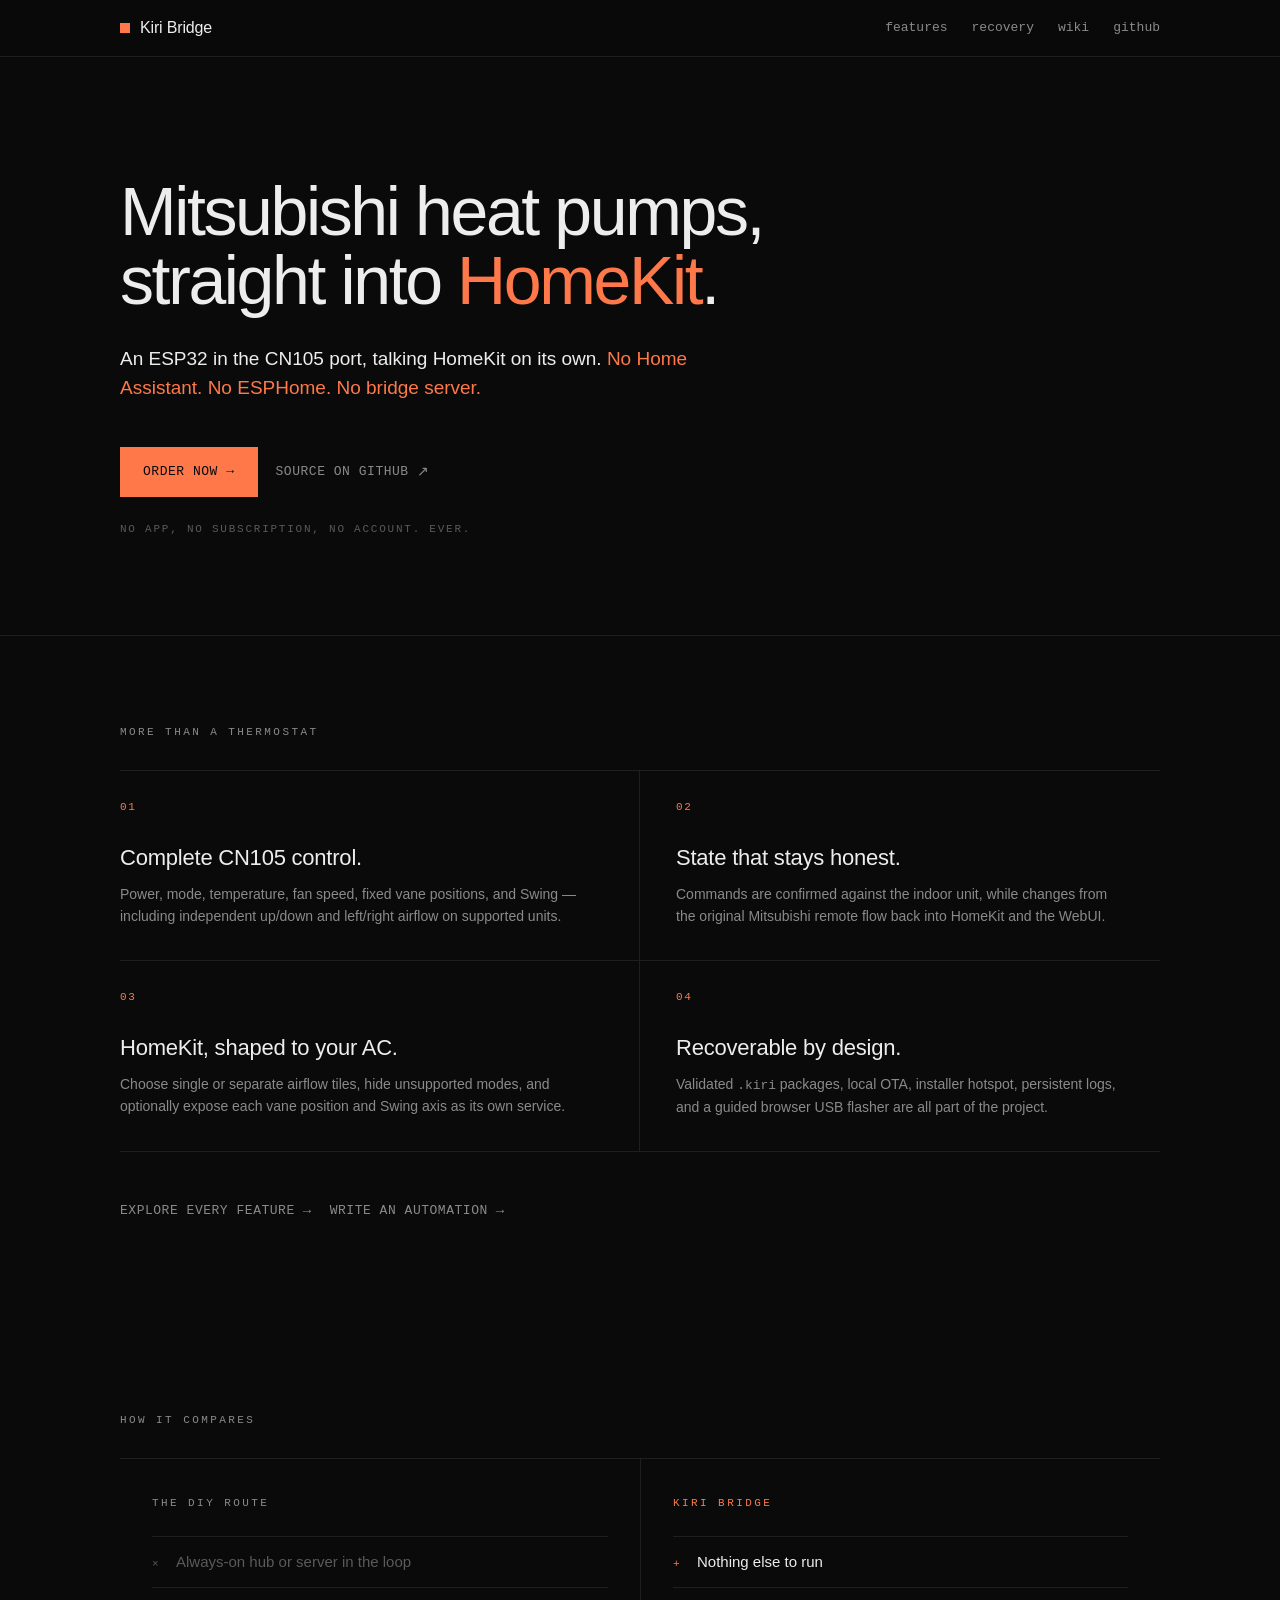
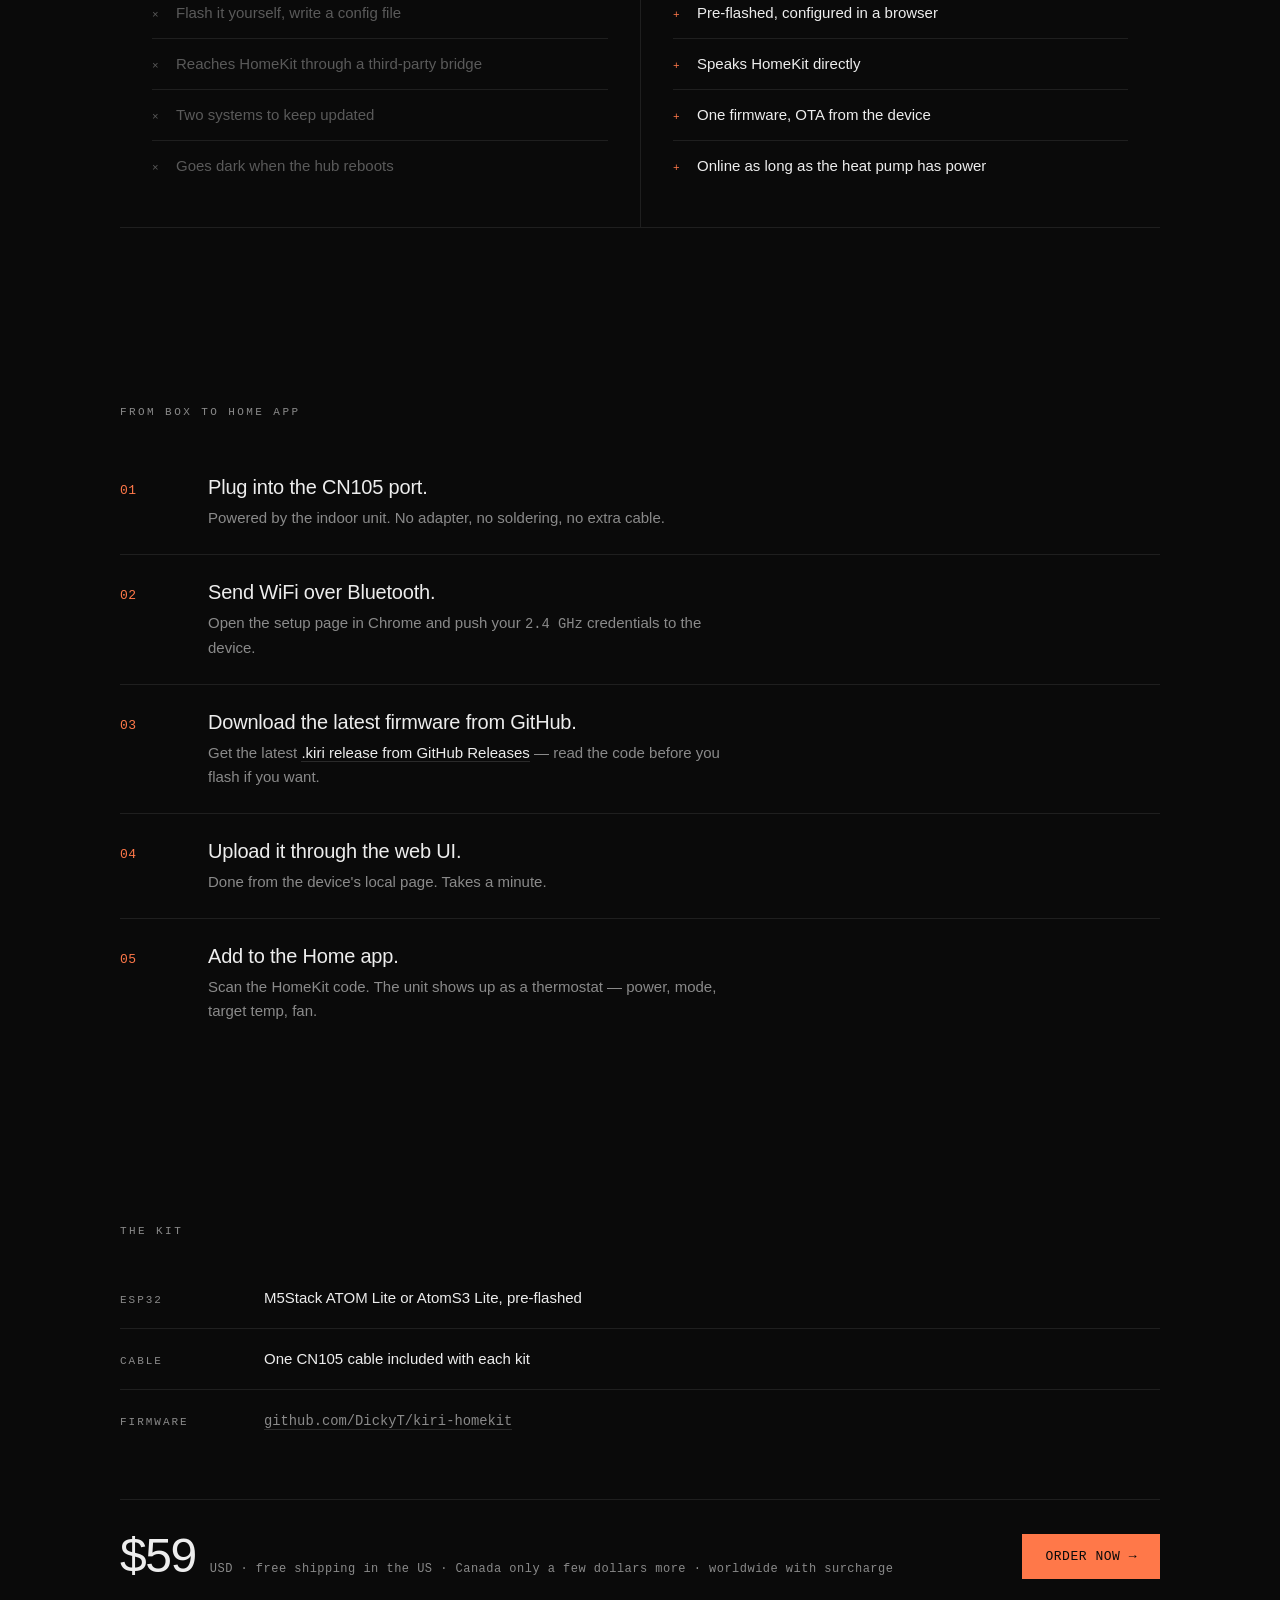
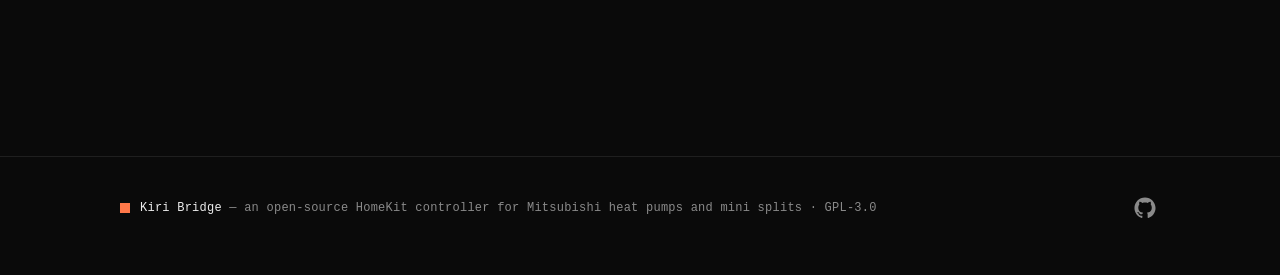
<file: site/index.html>
<!doctype html>
<html lang="en">
<head>
<meta charset="utf-8">
<meta name="viewport" content="width=device-width,initial-scale=1,viewport-fit=cover">
<title>Kiri Bridge — Mitsubishi heat pumps, straight into HomeKit</title>
<meta name="description" content="An ESP32 in the CN105 port that talks HomeKit on its own. No Home Assistant, no ESPHome, no bridge server.">
<meta name="robots" content="index,follow">
<link rel="canonical" href="https://kiri.dkt.moe/">
<meta property="og:type" content="website">
<meta property="og:site_name" content="Kiri Bridge">
<meta property="og:title" content="Kiri Bridge — Mitsubishi heat pumps, straight into HomeKit">
<meta property="og:description" content="An ESP32 in the CN105 port that talks HomeKit on its own. No Home Assistant, no ESPHome, no bridge server.">
<meta property="og:url" content="https://kiri.dkt.moe/">
<meta name="twitter:card" content="summary_large_image">
<meta name="twitter:title" content="Kiri Bridge">
<meta name="twitter:description" content="Mitsubishi heat pumps, straight into HomeKit. No Home Assistant required.">
<script type="application/ld+json">
{
  "@context": "https://schema.org",
  "@type": "Product",
  "name": "Kiri Bridge",
  "description": "A Mitsubishi CN105 HomeKit controller. Native HomeKit, no Home Assistant required.",
  "brand": {"@type": "Brand", "name": "Kiri Bridge"},
  "category": "Smart home controller",
  "url": "https://kiri.dkt.moe/",
  "offers": {
    "@type": "Offer",
    "availability": "https://schema.org/PreOrder",
    "priceCurrency": "USD",
    "url": "https://kiri.dkt.moe/"
  }
}
</script>
<link rel="stylesheet" href="kiri.css">
</head>
<body>

<nav class="nav">
  <div class="nav-inner">
    <a class="brand" href="index.html">
      <span class="brand-mark" aria-hidden="true"></span>
      Kiri Bridge
    </a>
    <div class="nav-links">
      <a href="features.html">features</a>
      <a href="flash.html">recovery</a>
      <a href="wiki.html">wiki</a>
      <a href="https://github.com/DickyT/kiri-homekit">github</a>
    </div>
  </div>
</nav>

<main>

  <section class="hero">
    <div class="shell">
      <h1>Mitsubishi heat pumps,<br>straight into <span class="accent">HomeKit</span>.</h1>
      <p class="lede">An ESP32 in the CN105 port, talking HomeKit on its own. <strong>No Home Assistant. No ESPHome. No bridge server.</strong></p>
      <div class="hero-actions">
        <a class="btn btn-primary" href="#kit">Order now →</a>
        <a class="btn btn-text" href="https://github.com/DickyT/kiri-homekit">Source on GitHub <span class="arrow">↗</span></a>
      </div>
      <p class="hero-aside">No app, no subscription, no account. Ever.</p>
    </div>
  </section>

  <section class="section">
    <div class="shell">
      <h2>More than a thermostat</h2>
      <div class="feature-highlights">
        <article class="feature-highlight">
          <div class="feature-highlight-num">01</div>
          <h3>Complete CN105 control.</h3>
          <p>Power, mode, temperature, fan speed, fixed vane positions, and Swing — including independent up/down and left/right airflow on supported units.</p>
        </article>
        <article class="feature-highlight">
          <div class="feature-highlight-num">02</div>
          <h3>State that stays honest.</h3>
          <p>Commands are confirmed against the indoor unit, while changes from the original Mitsubishi remote flow back into HomeKit and the WebUI.</p>
        </article>
        <article class="feature-highlight">
          <div class="feature-highlight-num">03</div>
          <h3>HomeKit, shaped to your AC.</h3>
          <p>Choose single or separate airflow tiles, hide unsupported modes, and optionally expose each vane position and Swing axis as its own service.</p>
        </article>
        <article class="feature-highlight">
          <div class="feature-highlight-num">04</div>
          <h3>Recoverable by design.</h3>
          <p>Validated <span class="mono">.kiri</span> packages, local OTA, installer hotspot, persistent logs, and a guided browser USB flasher are all part of the project.</p>
        </article>
      </div>
      <div class="feature-highlight-link">
        <a class="btn btn-text" href="features.html">Explore every feature <span class="arrow">→</span></a>
        <a class="btn btn-text" href="automation.html">Write an automation <span class="arrow">→</span></a>
      </div>
    </div>
  </section>

  <section class="section">
    <div class="shell">
      <h2>How it compares</h2>
      <div class="compare">
        <div class="compare-col them">
          <div class="compare-head">The DIY route</div>
          <div class="compare-row"><span class="mark">×</span>Always-on hub or server in the loop</div>
          <div class="compare-row"><span class="mark">×</span>Flash it yourself, write a config file</div>
          <div class="compare-row"><span class="mark">×</span>Reaches HomeKit through a third-party bridge</div>
          <div class="compare-row"><span class="mark">×</span>Two systems to keep updated</div>
          <div class="compare-row"><span class="mark">×</span>Goes dark when the hub reboots</div>
        </div>
        <div class="compare-col us">
          <div class="compare-head">Kiri Bridge</div>
          <div class="compare-row"><span class="mark">+</span>Nothing else to run</div>
          <div class="compare-row"><span class="mark">+</span>Pre-flashed, configured in a browser</div>
          <div class="compare-row"><span class="mark">+</span>Speaks HomeKit directly</div>
          <div class="compare-row"><span class="mark">+</span>One firmware, OTA from the device</div>
          <div class="compare-row"><span class="mark">+</span>Online as long as the heat pump has power</div>
        </div>
      </div>
    </div>
  </section>

  <section class="section">
    <div class="shell">
      <h2>From box to Home app</h2>
      <div class="steps">
        <div class="step-row">
          <div class="step-num">01</div>
          <div class="step-body">
            <h3>Plug into the CN105 port.</h3>
            <p>Powered by the indoor unit. No adapter, no soldering, no extra cable.</p>
          </div>
        </div>
        <div class="step-row">
          <div class="step-num">02</div>
          <div class="step-body">
            <h3>Send WiFi over Bluetooth.</h3>
            <p>Open the setup page in Chrome and push your <span class="mono">2.4&nbsp;GHz</span> credentials to the device.</p>
          </div>
        </div>
        <div class="step-row">
          <div class="step-num">03</div>
          <div class="step-body">
            <h3>Download the latest firmware from GitHub.</h3>
            <p>Get the latest <a href="https://github.com/DickyT/kiri-homekit/releases/">.kiri release from GitHub Releases</a> — read the code before you flash if you want.</p>
          </div>
        </div>
        <div class="step-row">
          <div class="step-num">04</div>
          <div class="step-body">
            <h3>Upload it through the web UI.</h3>
            <p>Done from the device's local page. Takes a minute.</p>
          </div>
        </div>
        <div class="step-row">
          <div class="step-num">05</div>
          <div class="step-body">
            <h3>Add to the Home app.</h3>
            <p>Scan the HomeKit code. The unit shows up as a thermostat — power, mode, target temp, fan.</p>
          </div>
        </div>
      </div>
    </div>
  </section>

  <section class="section" id="kit">
    <div class="shell">
      <h2>The kit</h2>
      <div class="spec">
        <div class="spec-row">
          <div class="spec-key">ESP32</div>
          <div class="spec-val">M5Stack ATOM Lite or AtomS3 Lite, pre-flashed</div>
        </div>
        <div class="spec-row">
          <div class="spec-key">Cable</div>
          <div class="spec-val">One CN105 cable included with each kit</div>
        </div>
        <div class="spec-row">
          <div class="spec-key">Firmware</div>
          <div class="spec-val"><a href="https://github.com/DickyT/kiri-homekit" class="mono">github.com/DickyT/kiri-homekit</a></div>
        </div>
      </div>

      <div class="price-block">
        <div class="price-line">
          <span class="price">$59</span>
          <span class="price-meta">USD · free shipping in the US · Canada only a few dollars more · worldwide with surcharge</span>
        </div>
        <button class="btn btn-primary" id="order-btn" type="button">Order now →</button>
      </div>
    </div>
  </section>

</main>

<div id="order-modal" class="modal" aria-hidden="true">
  <div class="modal-backdrop"></div>
  <div class="modal-panel">
    <h2>Thanks for the interest — really.</h2>
    <p>I haven't set up a proper webstore yet. Kits are assembled by hand in small batches, so for now ordering means sending me an email. Drop your <strong>shipping country</strong> and your <strong>Mitsubishi indoor unit model</strong> if you know it, and I'll get back to you in a day or two with the total and how to pay.</p>
    <div class="modal-actions">
      <a class="btn btn-primary" href="mailto:kiri-kit@dkt.moe?subject=Kiri%20Bridge%20kit&body=Country%3A%20%0AIndoor%20unit%20model%20(if%20known)%3A%20%0AQuantity%3A%201%0A">Email kiri-kit@dkt.moe</a>
      <button class="btn" id="order-close-btn" type="button">Close</button>
    </div>
  </div>
</div>

<footer class="footer">
  <div class="shell footer-row">
    <div class="footer-brand">
      <span class="brand-mark" aria-hidden="true"></span>
      <span><strong>Kiri Bridge</strong> — an open-source HomeKit controller for Mitsubishi heat pumps and mini splits · GPL-3.0</span>
    </div>
    <a class="footer-github" href="https://github.com/DickyT/kiri-homekit" aria-label="Source on GitHub">
      <svg width="22" height="22" viewBox="0 0 24 24" fill="currentColor" aria-hidden="true">
        <path d="M12 .5C5.65.5.5 5.65.5 12c0 5.08 3.29 9.39 7.86 10.91.58.11.79-.25.79-.55 0-.27-.01-1-.02-1.96-3.2.69-3.87-1.54-3.87-1.54-.52-1.33-1.28-1.69-1.28-1.69-1.05-.72.08-.7.08-.7 1.16.08 1.77 1.19 1.77 1.19 1.03 1.76 2.7 1.25 3.36.96.1-.74.4-1.25.73-1.54-2.55-.29-5.24-1.28-5.24-5.69 0-1.26.45-2.29 1.18-3.1-.12-.29-.51-1.46.11-3.04 0 0 .97-.31 3.18 1.18.92-.26 1.91-.39 2.89-.39.98 0 1.97.13 2.89.39 2.21-1.49 3.18-1.18 3.18-1.18.62 1.58.23 2.75.11 3.04.74.81 1.18 1.84 1.18 3.1 0 4.42-2.69 5.39-5.25 5.68.41.36.77 1.05.77 2.13 0 1.54-.01 2.78-.01 3.16 0 .31.21.67.8.55C20.21 21.39 23.5 17.08 23.5 12 23.5 5.65 18.35.5 12 .5z"/>
      </svg>
    </a>
  </div>
</footer>

<script>
const orderModal=document.getElementById('order-modal');
const openOrderModal=()=>{orderModal.classList.add('open');orderModal.setAttribute('aria-hidden','false');};
const closeOrderModal=()=>{orderModal.classList.remove('open');orderModal.setAttribute('aria-hidden','true');};
document.getElementById('order-btn').addEventListener('click',openOrderModal);
document.getElementById('order-close-btn').addEventListener('click',closeOrderModal);
orderModal.querySelector('.modal-backdrop').addEventListener('click',closeOrderModal);
document.addEventListener('keydown',e=>{if(e.key==='Escape')closeOrderModal();});
</script>

</body>
</html>
</file>
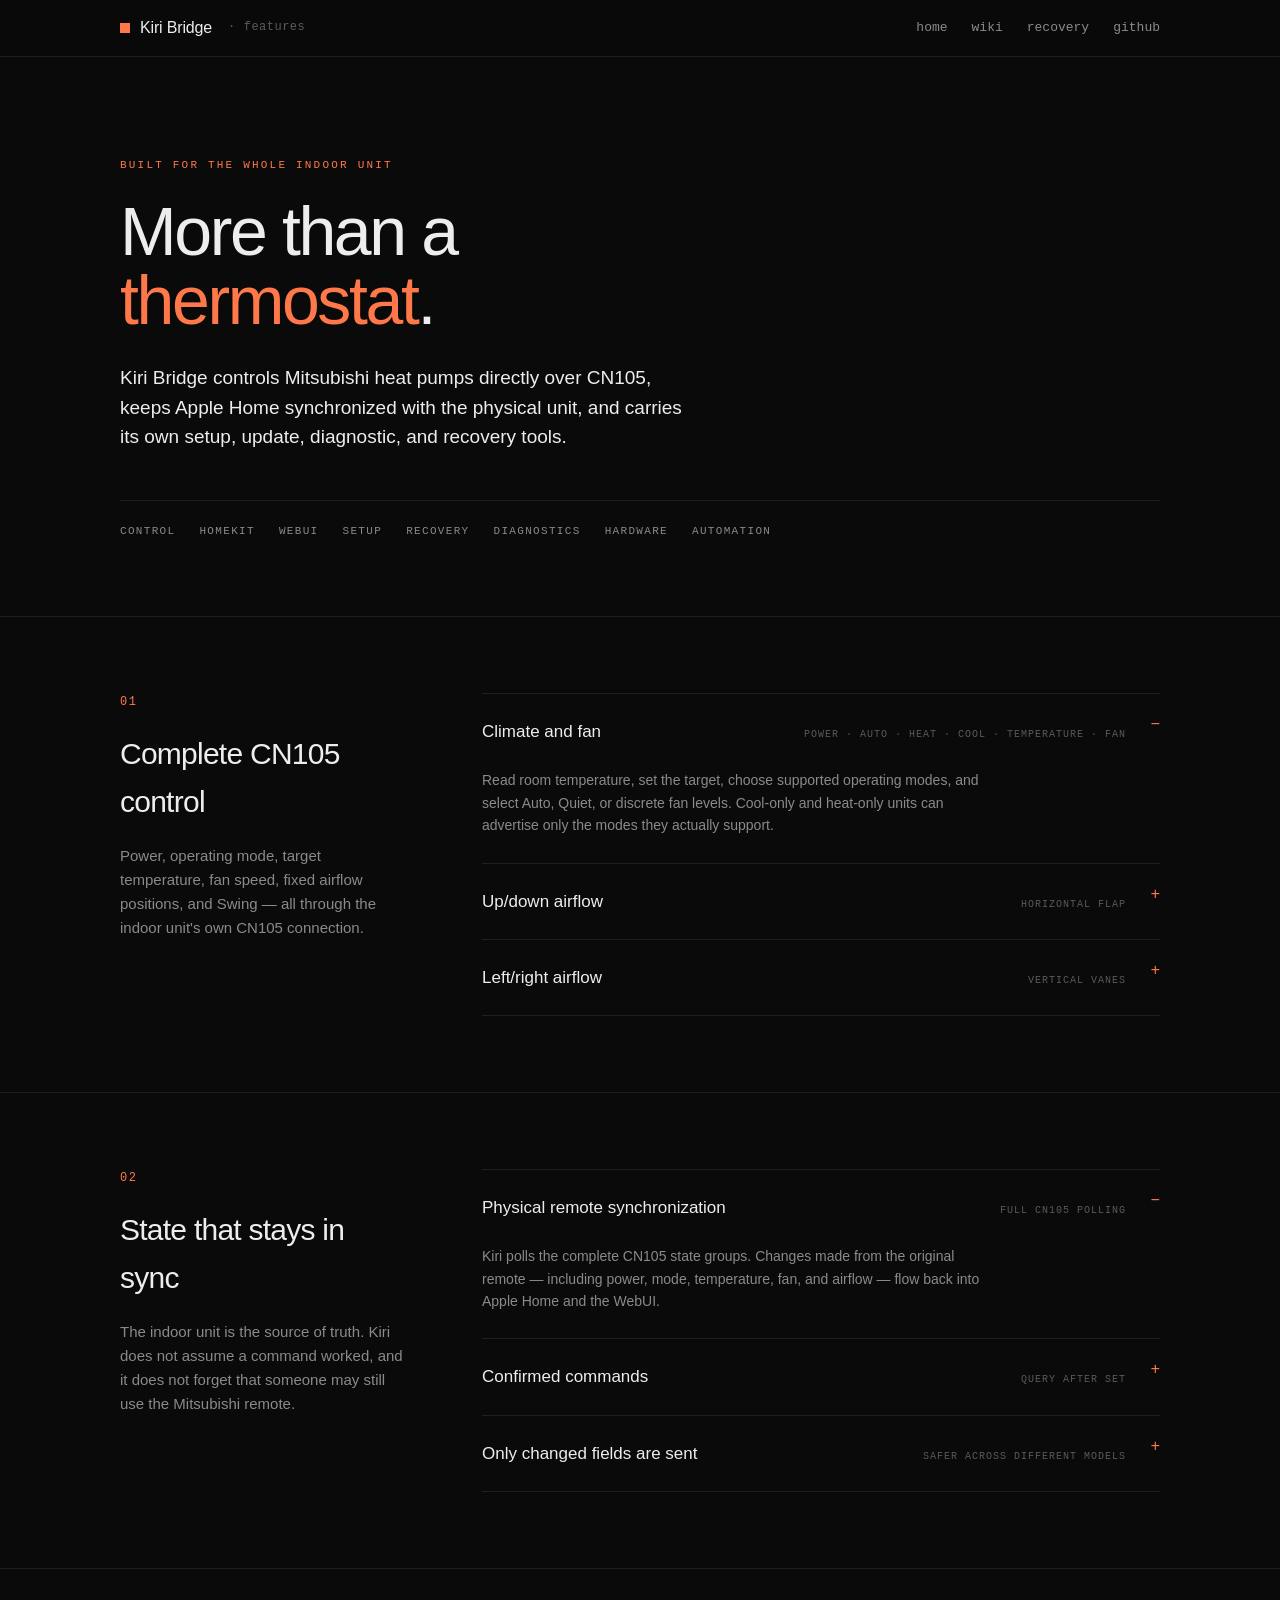
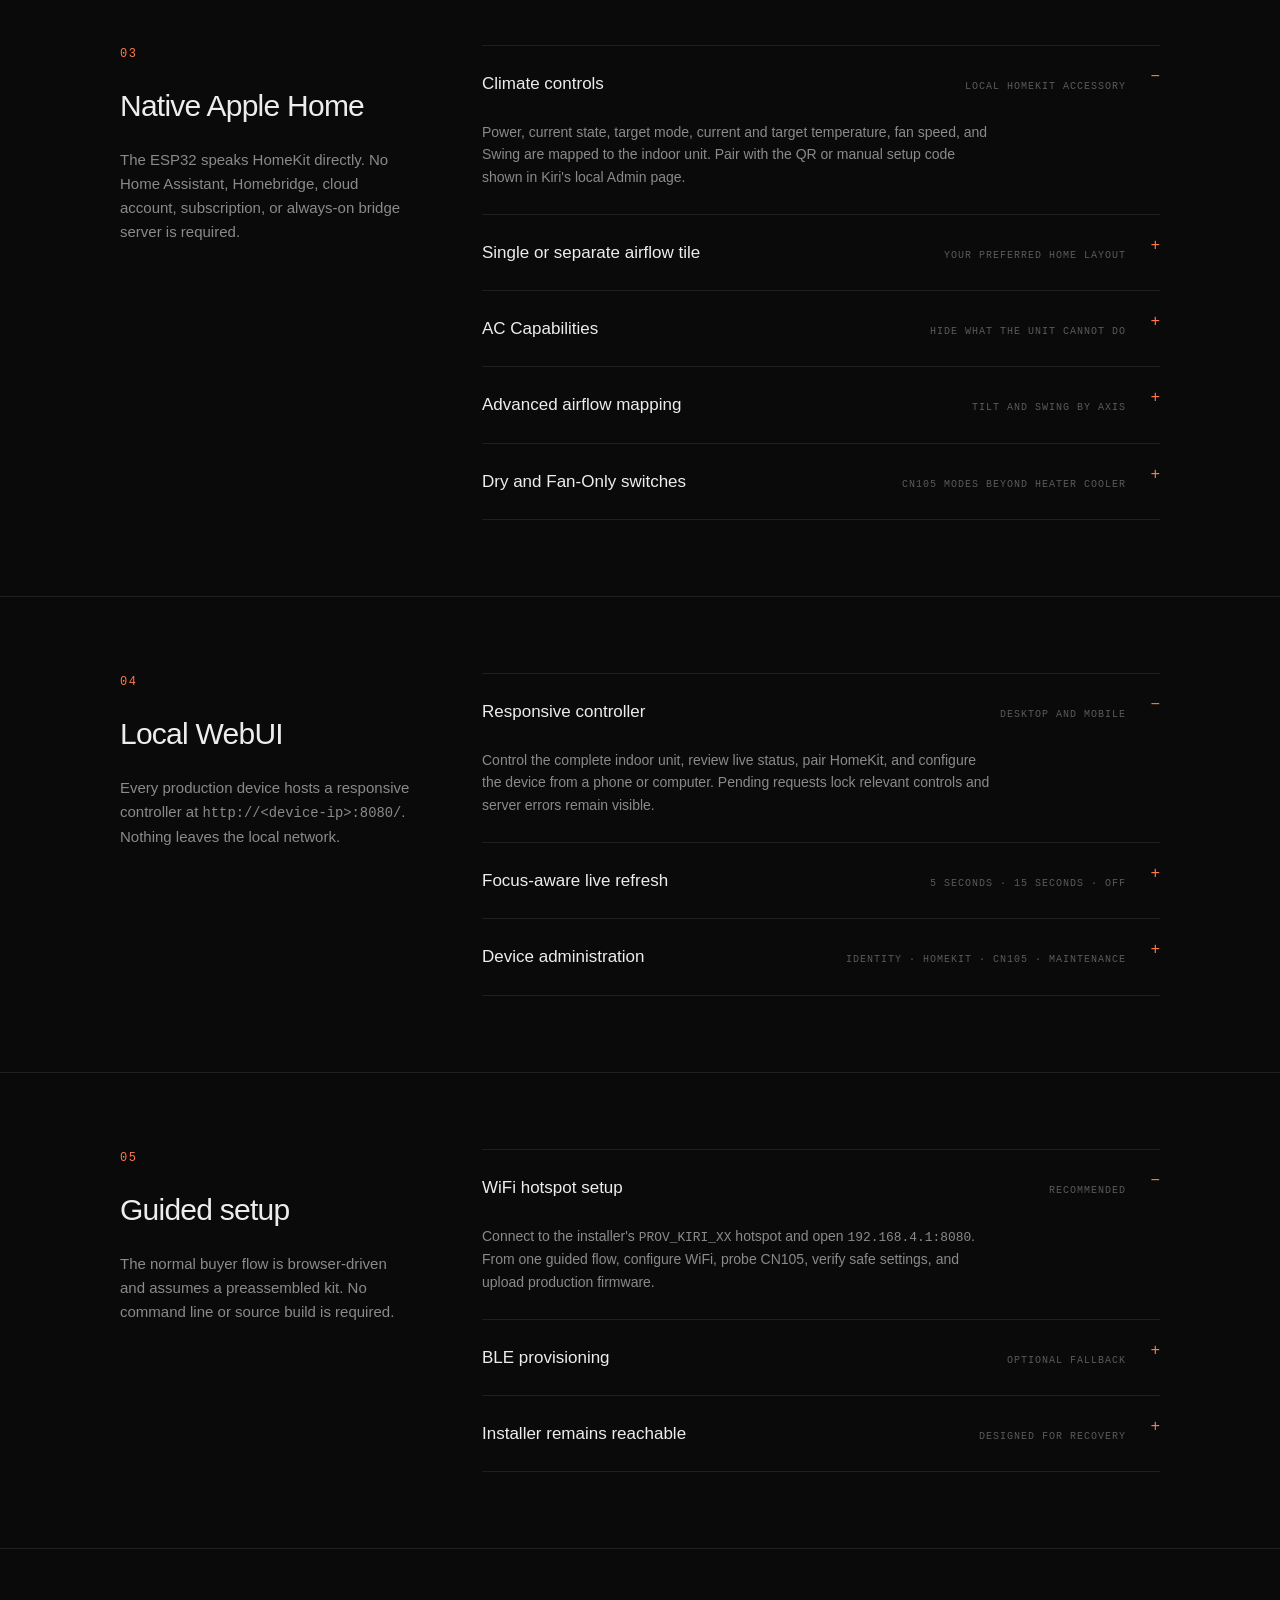
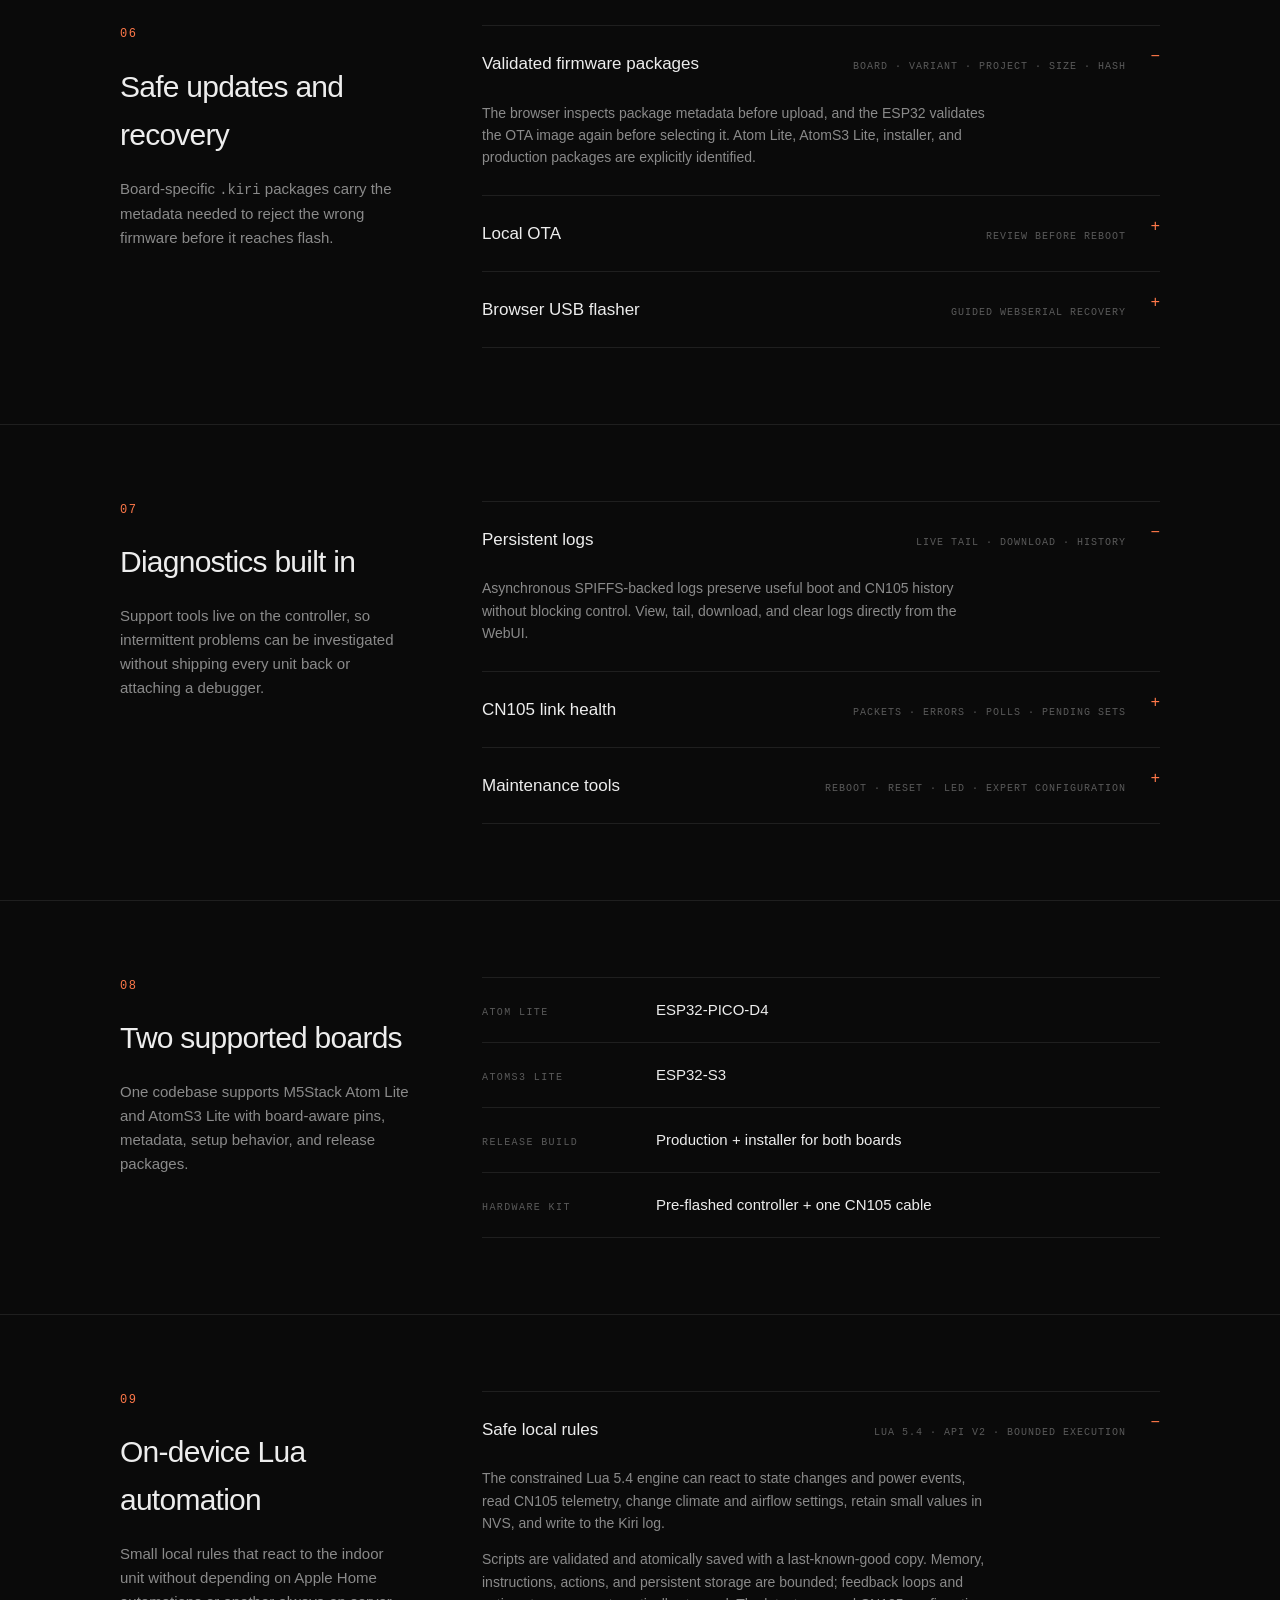
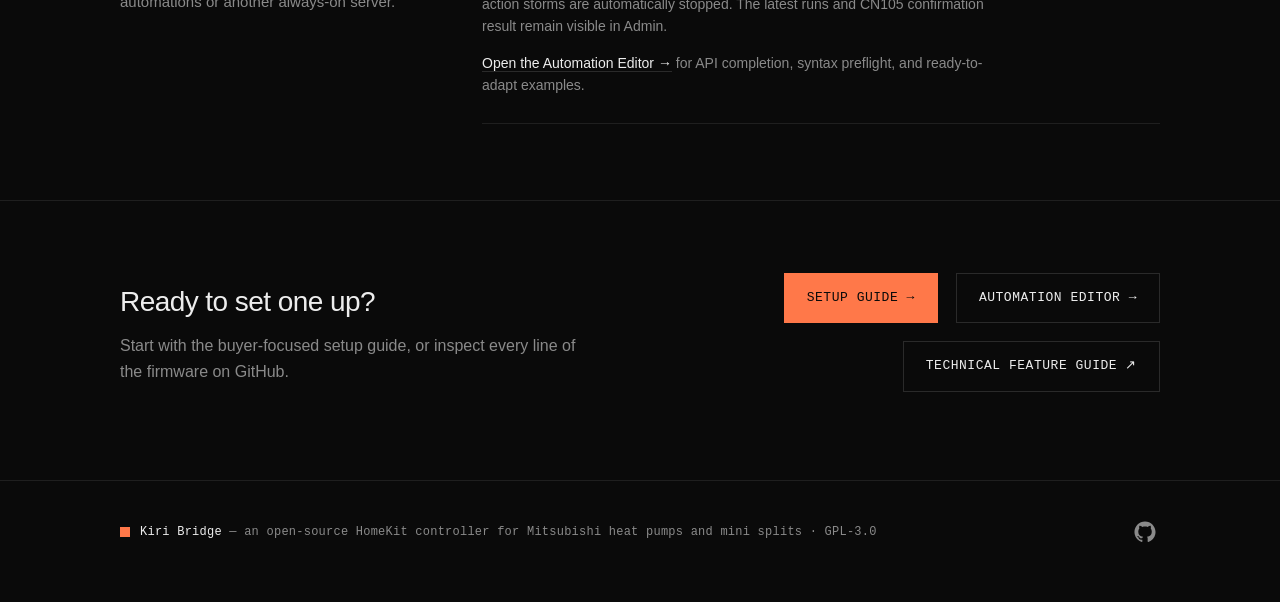
<file: site/features.html>
<!doctype html>
<html lang="en">
<head>
<meta charset="utf-8">
<meta name="viewport" content="width=device-width,initial-scale=1,viewport-fit=cover">
<title>Features — Kiri Bridge</title>
<meta name="description" content="Explore Kiri Bridge features: complete Mitsubishi CN105 control, native Apple Home, local WebUI, safe OTA, browser recovery, diagnostics, and Atom Lite or AtomS3 Lite support.">
<meta name="robots" content="index,follow">
<link rel="canonical" href="https://kiri.dkt.moe/features.html">
<meta property="og:type" content="website">
<meta property="og:site_name" content="Kiri Bridge">
<meta property="og:title" content="Kiri Bridge Features">
<meta property="og:description" content="More than a thermostat: complete CN105 control, native HomeKit, reliable state sync, local setup, OTA, recovery, and diagnostics.">
<meta property="og:url" content="https://kiri.dkt.moe/features.html">
<link rel="stylesheet" href="kiri.css">
</head>
<body>

<nav class="nav">
  <div class="nav-inner">
    <a class="brand" href="index.html">
      <span class="brand-mark" aria-hidden="true"></span>
      Kiri Bridge<span class="brand-page">features</span>
    </a>
    <div class="nav-links">
      <a href="index.html">home</a>
      <a href="wiki.html">wiki</a>
      <a href="flash.html">recovery</a>
      <a href="https://github.com/DickyT/kiri-homekit">github</a>
    </div>
  </div>
</nav>

<main>
  <section class="feature-hero">
    <div class="shell">
      <div class="feature-eyebrow">Built for the whole indoor unit</div>
      <h1>More than a<br><span class="accent">thermostat</span>.</h1>
      <p class="lede">Kiri Bridge controls Mitsubishi heat pumps directly over CN105, keeps Apple Home synchronized with the physical unit, and carries its own setup, update, diagnostic, and recovery tools.</p>
      <div class="feature-jump" aria-label="Feature sections">
        <a href="#control">control</a>
        <a href="#homekit">homekit</a>
        <a href="#webui">webui</a>
        <a href="#setup">setup</a>
        <a href="#recovery">recovery</a>
        <a href="#diagnostics">diagnostics</a>
        <a href="#hardware">hardware</a>
        <a href="#automation">automation</a>
      </div>
    </div>
  </section>

  <section class="feature-section" id="control">
    <div class="shell feature-layout">
      <header class="feature-intro">
        <div class="feature-number">01</div>
        <h2>Complete CN105 control</h2>
        <p>Power, operating mode, target temperature, fan speed, fixed airflow positions, and Swing — all through the indoor unit's own CN105 connection.</p>
      </header>
      <div class="feature-list">
        <details class="feature-detail" open>
          <summary><span>Climate and fan</span><small>power · auto · heat · cool · temperature · fan</small></summary>
          <div class="feature-detail-body">
            <p>Read room temperature, set the target, choose supported operating modes, and select Auto, Quiet, or discrete fan levels. Cool-only and heat-only units can advertise only the modes they actually support.</p>
          </div>
        </details>
        <details class="feature-detail">
          <summary><span>Up/down airflow</span><small>horizontal flap</small></summary>
          <div class="feature-detail-body">
            <p>Control the horizontal flap that directs air toward the ceiling or floor. Fixed positions, Auto, and Swing are exposed when supported by the indoor unit.</p>
          </div>
        </details>
        <details class="feature-detail">
          <summary><span>Left/right airflow</span><small>vertical vanes</small></summary>
          <div class="feature-detail-body">
            <p>Control motorized vertical vanes independently. Units with manual vanes can disable this capability, which removes the WebUI control and prevents incompatible HomeKit services from being created.</p>
          </div>
        </details>
      </div>
    </div>
  </section>

  <section class="feature-section" id="sync">
    <div class="shell feature-layout">
      <header class="feature-intro">
        <div class="feature-number">02</div>
        <h2>State that stays in sync</h2>
        <p>The indoor unit is the source of truth. Kiri does not assume a command worked, and it does not forget that someone may still use the Mitsubishi remote.</p>
      </header>
      <div class="feature-list">
        <details class="feature-detail" open>
          <summary><span>Physical remote synchronization</span><small>full CN105 polling</small></summary>
          <div class="feature-detail-body">
            <p>Kiri polls the complete CN105 state groups. Changes made from the original remote — including power, mode, temperature, fan, and airflow — flow back into Apple Home and the WebUI.</p>
          </div>
        </details>
        <details class="feature-detail">
          <summary><span>Confirmed commands</span><small>query after set</small></summary>
          <div class="feature-detail-body">
            <p>After a WebUI command, Kiri immediately queries the indoor unit and retries briefly until the requested value is reported. Controls stay busy during confirmation; failures show an error and restore the previous displayed value.</p>
          </div>
        </details>
        <details class="feature-detail">
          <summary><span>Only changed fields are sent</span><small>safer across different models</small></summary>
          <div class="feature-detail-body">
            <p>Changing temperature does not resend untouched fan, mode, or vane fields. An unsupported left/right vane cannot accidentally block an otherwise valid power or temperature command.</p>
          </div>
        </details>
      </div>
    </div>
  </section>

  <section class="feature-section" id="homekit">
    <div class="shell feature-layout">
      <header class="feature-intro">
        <div class="feature-number">03</div>
        <h2>Native Apple Home</h2>
        <p>The ESP32 speaks HomeKit directly. No Home Assistant, Homebridge, cloud account, subscription, or always-on bridge server is required.</p>
      </header>
      <div class="feature-list">
        <details class="feature-detail" open>
          <summary><span>Climate controls</span><small>local HomeKit accessory</small></summary>
          <div class="feature-detail-body">
            <p>Power, current state, target mode, current and target temperature, fan speed, and Swing are mapped to the indoor unit. Pair with the QR or manual setup code shown in Kiri's local Admin page.</p>
          </div>
        </details>
        <details class="feature-detail">
          <summary><span>Single or separate airflow tile</span><small>your preferred Home layout</small></summary>
          <div class="feature-detail-body">
            <p>Separate Airflow is the default: fan speed and Swing live on a dedicated service that is easier to automate and avoids duplicate Eve characteristics. AC power and Fan Active remain synchronized. Users who prefer the legacy grouped layout can switch back to a single AC tile.</p>
          </div>
        </details>
        <details class="feature-detail">
          <summary><span>AC Capabilities</span><small>hide what the unit cannot do</small></summary>
          <div class="feature-detail-body">
            <p>Tell Kiri whether the unit supports Auto, Heat, Cool, Dry, Fan Only, up/down airflow, and motorized left/right airflow. The selection controls both the local WebUI and which HomeKit modes and advanced services are advertised.</p>
          </div>
        </details>
        <details class="feature-detail">
          <summary><span>Advanced airflow mapping</span><small>tilt and swing by axis</small></summary>
          <div class="feature-detail-body">
            <p>Optionally expose up/down and left/right fixed positions as separately named Window Covering-style services, plus dedicated Swing switches for either axis. Legacy Swing continues to control any axis that has not received its own switch; when both switches exist, the combined control is removed to avoid duplication.</p>
          </div>
        </details>
        <details class="feature-detail">
          <summary><span>Dry and Fan-Only switches</span><small>CN105 modes beyond Heater Cooler</small></summary>
          <div class="feature-detail-body">
            <p>Optionally expose mutually exclusive Dry Mode and Fan-Only Mode switches when the matching AC Capabilities are enabled. Turning the active switch off restores the previous standard mode and power state. The main AC tile appears Off while either special mode runs because Apple's Heater Cooler service cannot represent Dry or Fan Only.</p>
          </div>
        </details>
      </div>
    </div>
  </section>

  <section class="feature-section" id="webui">
    <div class="shell feature-layout">
      <header class="feature-intro">
        <div class="feature-number">04</div>
        <h2>Local WebUI</h2>
        <p>Every production device hosts a responsive controller at <span class="mono">http://&lt;device-ip&gt;:8080/</span>. Nothing leaves the local network.</p>
      </header>
      <div class="feature-list">
        <details class="feature-detail" open>
          <summary><span>Responsive controller</span><small>desktop and mobile</small></summary>
          <div class="feature-detail-body">
            <p>Control the complete indoor unit, review live status, pair HomeKit, and configure the device from a phone or computer. Pending requests lock relevant controls and server errors remain visible.</p>
          </div>
        </details>
        <details class="feature-detail">
          <summary><span>Focus-aware live refresh</span><small>5 seconds · 15 seconds · off</small></summary>
          <div class="feature-detail-body">
            <p>Initial load always fetches state immediately. Periodic refresh pauses when the page is hidden or unfocused, catches up when the user returns, and avoids overwriting a control currently being edited or submitted.</p>
          </div>
        </details>
        <details class="feature-detail">
          <summary><span>Device administration</span><small>identity · HomeKit · CN105 · maintenance</small></summary>
          <div class="feature-detail-body">
            <p>Configure device identity, WiFi, HomeKit presentation, AC capabilities, polling, logs, LED GPIO, and expert UART settings. Hardware board and firmware version are clearly identified throughout the UI.</p>
          </div>
        </details>
      </div>
    </div>
  </section>

  <section class="feature-section" id="setup">
    <div class="shell feature-layout">
      <header class="feature-intro">
        <div class="feature-number">05</div>
        <h2>Guided setup</h2>
        <p>The normal buyer flow is browser-driven and assumes a preassembled kit. No command line or source build is required.</p>
      </header>
      <div class="feature-list">
        <details class="feature-detail" open>
          <summary><span>WiFi hotspot setup</span><small>recommended</small></summary>
          <div class="feature-detail-body">
            <p>Connect to the installer's <span class="mono">PROV_KIRI_XX</span> hotspot and open <span class="mono">192.168.4.1:8080</span>. From one guided flow, configure WiFi, probe CN105, verify safe settings, and upload production firmware.</p>
          </div>
        </details>
        <details class="feature-detail">
          <summary><span>BLE provisioning</span><small>optional fallback</small></summary>
          <div class="feature-detail-body">
            <p>Use desktop Chrome through Kiri's public provisioning page, or Espressif's mobile app. Production firmware can reopen a temporary BLE provisioning window after a long press of the hardware button.</p>
          </div>
        </details>
        <details class="feature-detail">
          <summary><span>Installer remains reachable</span><small>designed for recovery</small></summary>
          <div class="feature-detail-body">
            <p>The installer keeps its SoftAP and BLE provisioning paths available after an attempt, making it possible to replace credentials or retry an install without first recovering over USB.</p>
          </div>
        </details>
      </div>
    </div>
  </section>

  <section class="feature-section" id="recovery">
    <div class="shell feature-layout">
      <header class="feature-intro">
        <div class="feature-number">06</div>
        <h2>Safe updates and recovery</h2>
        <p>Board-specific <span class="mono">.kiri</span> packages carry the metadata needed to reject the wrong firmware before it reaches flash.</p>
      </header>
      <div class="feature-list">
        <details class="feature-detail" open>
          <summary><span>Validated firmware packages</span><small>board · variant · project · size · hash</small></summary>
          <div class="feature-detail-body">
            <p>The browser inspects package metadata before upload, and the ESP32 validates the OTA image again before selecting it. Atom Lite, AtomS3 Lite, installer, and production packages are explicitly identified.</p>
          </div>
        </details>
        <details class="feature-detail">
          <summary><span>Local OTA</span><small>review before reboot</small></summary>
          <div class="feature-detail-body">
            <p>Upload from the Admin page, review version, variant, destination partition, and warnings, then explicitly confirm the reboot. Installer and production firmware share the same validation and confirmation component.</p>
          </div>
        </details>
        <details class="feature-detail">
          <summary><span>Browser USB flasher</span><small>guided WebSerial recovery</small></summary>
          <div class="feature-detail-body">
            <p>The flasher verifies the ESP32 bootloader, shows chip and MAC details, previews every flash region, reports actual write progress, and releases the serial port on success. The final step asks for a manual restart to avoid unstable automatic reset behavior seen in some macOS Chrome versions.</p>
          </div>
        </details>
      </div>
    </div>
  </section>

  <section class="feature-section" id="diagnostics">
    <div class="shell feature-layout">
      <header class="feature-intro">
        <div class="feature-number">07</div>
        <h2>Diagnostics built in</h2>
        <p>Support tools live on the controller, so intermittent problems can be investigated without shipping every unit back or attaching a debugger.</p>
      </header>
      <div class="feature-list">
        <details class="feature-detail" open>
          <summary><span>Persistent logs</span><small>live tail · download · history</small></summary>
          <div class="feature-detail-body">
            <p>Asynchronous SPIFFS-backed logs preserve useful boot and CN105 history without blocking control. View, tail, download, and clear logs directly from the WebUI.</p>
          </div>
        </details>
        <details class="feature-detail">
          <summary><span>CN105 link health</span><small>packets · errors · polls · pending sets</small></summary>
          <div class="feature-detail-body">
            <p>Inspect connection phase, attempts, polling cycles, RX and TX packets, RX errors, pending SET requests, and the latest transport error.</p>
          </div>
        </details>
        <details class="feature-detail">
          <summary><span>Maintenance tools</span><small>reboot · reset · LED · expert configuration</small></summary>
          <div class="feature-detail-body">
            <p>Reboot the controller, reset WiFi or HomeKit, clear logs, choose a log level, test the status LED, tune polling, and access clearly marked expert UART and NVS tools when support requires them.</p>
          </div>
        </details>
      </div>
    </div>
  </section>

  <section class="feature-section" id="hardware">
    <div class="shell feature-layout">
      <header class="feature-intro">
        <div class="feature-number">08</div>
        <h2>Two supported boards</h2>
        <p>One codebase supports M5Stack Atom Lite and AtomS3 Lite with board-aware pins, metadata, setup behavior, and release packages.</p>
      </header>
      <div class="feature-specs">
        <div><span>Atom Lite</span><strong>ESP32-PICO-D4</strong></div>
        <div><span>AtomS3 Lite</span><strong>ESP32-S3</strong></div>
        <div><span>Release build</span><strong>Production + installer for both boards</strong></div>
        <div><span>Hardware kit</span><strong>Pre-flashed controller + one CN105 cable</strong></div>
      </div>
    </div>
  </section>

  <section class="feature-section" id="automation">
    <div class="shell feature-layout">
      <header class="feature-intro">
        <div class="feature-number">09</div>
        <h2>On-device Lua automation</h2>
        <p>Small local rules that react to the indoor unit without depending on Apple Home automations or another always-on server.</p>
      </header>
      <div class="feature-list">
        <details class="feature-detail" open>
          <summary><span>Safe local rules</span><small>Lua 5.4 · API v2 · bounded execution</small></summary>
          <div class="feature-detail-body">
            <p>The constrained Lua 5.4 engine can react to state changes and power events, read CN105 telemetry, change climate and airflow settings, retain small values in NVS, and write to the Kiri log.</p>
            <p>Scripts are validated and atomically saved with a last-known-good copy. Memory, instructions, actions, and persistent storage are bounded; feedback loops and action storms are automatically stopped. The latest runs and CN105 confirmation result remain visible in Admin.</p>
            <p><a href="automation.html">Open the Automation Editor →</a> for API completion, syntax preflight, and ready-to-adapt examples.</p>
          </div>
        </details>
      </div>
    </div>
  </section>

  <section class="feature-cta">
    <div class="shell row">
      <div>
        <h2>Ready to set one up?</h2>
        <p>Start with the buyer-focused setup guide, or inspect every line of the firmware on GitHub.</p>
      </div>
      <div class="hero-actions">
        <a class="btn btn-primary" href="wiki-new-device.html">Setup guide →</a>
        <a class="btn" href="automation.html">Automation editor →</a>
        <a class="btn" href="https://github.com/DickyT/kiri-homekit/blob/main/FEATURES.md">Technical feature guide ↗</a>
      </div>
    </div>
  </section>
</main>

<footer class="footer">
  <div class="shell footer-row">
    <div class="footer-brand">
      <span class="brand-mark" aria-hidden="true"></span>
      <span><strong>Kiri Bridge</strong> — an open-source HomeKit controller for Mitsubishi heat pumps and mini splits · GPL-3.0</span>
    </div>
    <a class="footer-github" href="https://github.com/DickyT/kiri-homekit" aria-label="Source on GitHub">
      <svg width="22" height="22" viewBox="0 0 24 24" fill="currentColor" aria-hidden="true">
        <path d="M12 .5C5.65.5.5 5.65.5 12c0 5.08 3.29 9.39 7.86 10.91.58.11.79-.25.79-.55 0-.27-.01-1-.02-1.96-3.2.69-3.87-1.54-3.87-1.54-.52-1.33-1.28-1.69-1.28-1.69-1.05-.72.08-.7.08-.7 1.16.08 1.77 1.19 1.77 1.19 1.03 1.76 2.7 1.25 3.36.96.1-.74.4-1.25.73-1.54-2.55-.29-5.24-1.28-5.24-5.69 0-1.26.45-2.29 1.18-3.1-.12-.29-.51-1.46.11-3.04 0 0 .97-.31 3.18 1.18.92-.26 1.91-.39 2.89-.39.98 0 1.97.13 2.89.39 2.21-1.49 3.18-1.18 3.18-1.18.62 1.58.23 2.75.11 3.04.74.81 1.18 1.84 1.18 3.1 0 4.42-2.69 5.39-5.25 5.68.41.36.77 1.05.77 2.13 0 1.54-.01 2.78-.01 3.16 0 .31.21.67.8.55C20.21 21.39 23.5 17.08 23.5 12 23.5 5.65 18.35.5 12 .5z"/>
      </svg>
    </a>
  </div>
</footer>

</body>
</html>
</file>
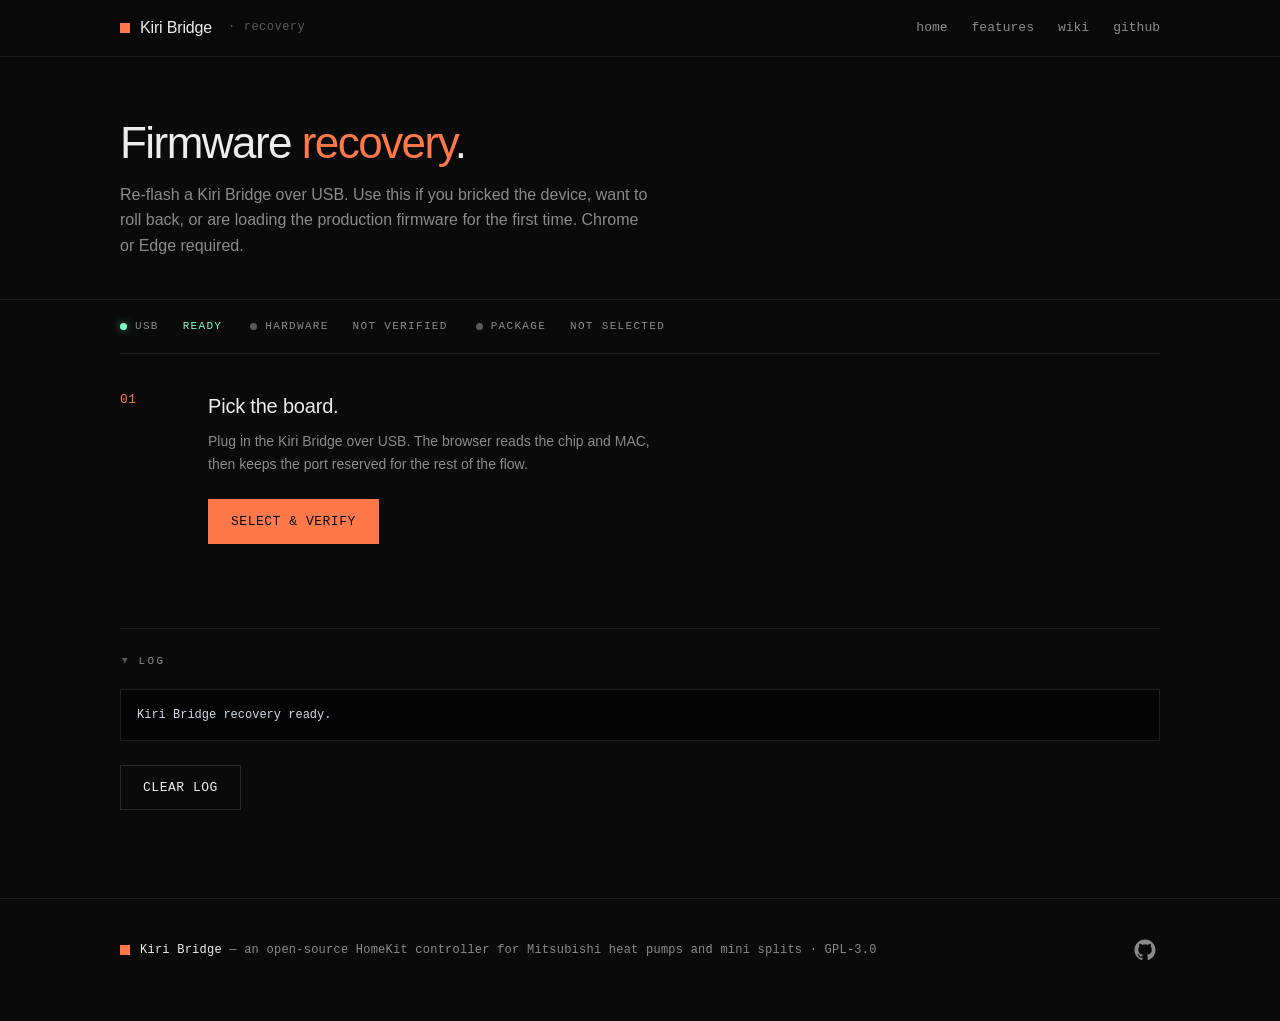
<file: site/flash.html>
<!doctype html>
<html lang="en">
<head>
<meta charset="utf-8">
<meta name="viewport" content="width=device-width,initial-scale=1,viewport-fit=cover">
<title>Firmware Recovery — Kiri Bridge</title>
<meta name="description" content="Recover or install Kiri Bridge firmware from a browser over USB serial using a verified .kiri firmware package.">
<link rel="stylesheet" href="kiri.css">
</head>
<body>

<nav class="nav">
  <div class="nav-inner">
    <a class="brand" href="index.html">
      <span class="brand-mark" aria-hidden="true"></span>
      Kiri Bridge<span class="brand-page">recovery</span>
    </a>
    <div class="nav-links">
      <a href="index.html">home</a>
      <a href="features.html">features</a>
      <a href="wiki.html">wiki</a>
      <a href="https://github.com/DickyT/kiri-homekit">github</a>
    </div>
  </div>
</nav>

<main>

  <section class="tool-head">
    <div class="shell">
      <h1>Firmware <span class="accent">recovery</span>.</h1>
      <p>Re-flash a Kiri Bridge over USB. Use this if you bricked the device, want to roll back, or are loading the production firmware for the first time. Chrome or Edge required.</p>
    </div>
  </section>

  <div class="shell tool-status">
    <span class="stat"><span class="label">USB</span>&nbsp;<span id="serial-state">waiting</span></span>
    <span class="stat"><span class="label">Hardware</span>&nbsp;<span id="chip-state">not verified</span></span>
    <span class="stat"><span class="label">Package</span>&nbsp;<span id="package-state">not selected</span></span>
  </div>

  <div class="shell">

    <section class="tool-step" id="step-serial">
      <div class="tool-step-num">01</div>
      <div>
        <h2>Pick the board.</h2>
        <p class="hint">Plug in the Kiri Bridge over USB. The browser reads the chip and MAC, then keeps the port reserved for the rest of the flow.</p>
        <div class="tool-actions">
          <button id="serial-btn" class="btn btn-primary">Select &amp; verify</button>
          <button id="continue-package-btn" class="btn step-hidden">Choose firmware →</button>
        </div>
        <div id="device-details"></div>
      </div>
    </section>

    <section class="tool-step step-hidden" id="step-package">
      <div class="tool-step-num">02</div>
      <div>
        <h2>Board verified. Choose firmware.</h2>
        <p class="hint">The Kiri Bridge is reserved over USB. Choose a <span class="mono">.kiri</span> firmware package from <a href="https://github.com/DickyT/kiri-homekit/releases/">GitHub Releases</a>; the browser checks the manifest, sizes, and checksums before writing anything.</p>
        <div id="package-drop-zone" class="firmware-drop-zone" aria-disabled="true">
          <input id="package-file" class="file-input-hidden" type="file" accept=".kiri">
          <button id="choose-package-btn" class="btn btn-primary">Choose firmware →</button>
          <p class="hint">Or drag and drop one .kiri firmware package here.</p>
        </div>
        <div id="package-details"></div>
        <div class="tool-actions">
          <button id="back-serial-btn" class="btn">Choose another board</button>
        </div>
      </div>
    </section>

    <section class="tool-step step-hidden" id="step-flash">
      <div class="tool-step-num">03</div>
      <div>
        <h2>Write.</h2>
        <p class="hint">Confirm the board and package. When writing finishes, unplug the device manually — Chrome's USB stack does not recover well from a programmatic reset.</p>
        <div id="flash-summary"></div>
        <div id="flash-progress" class="progress" aria-live="polite">
          <div class="progress-meta">
            <span id="flash-progress-label">Ready to install</span>
            <span id="flash-progress-percent">0%</span>
          </div>
          <div class="progress-track">
            <div id="flash-progress-fill" class="progress-fill"></div>
          </div>
          <div id="flash-progress-detail" class="progress-detail">Waiting for confirmation.</div>
        </div>
        <label class="confirm-row">
          <input id="confirm-hardware" type="checkbox">
          <span>I confirm this is Kiri Bridge hardware and I want to write this package.</span>
        </label>
        <div class="tool-actions">
          <button id="flash-btn" class="btn btn-primary" disabled>Write package →</button>
          <button id="back-package-btn" class="btn">← Choose another</button>
        </div>
      </div>
    </section>

    <details class="log" open>
      <summary>Log</summary>
      <pre id="log"></pre>
      <div class="tool-actions">
        <button id="clear-log-btn" class="btn">Clear log</button>
      </div>
    </details>

  </div>
</main>

<div id="error-modal" class="modal" aria-hidden="true">
  <div class="modal-backdrop"></div>
  <div class="modal-panel">
    <h2 id="error-title">Hardware verification failed</h2>
    <p id="error-body">Unknown error.</p>
    <div class="modal-actions">
      <button id="error-close-btn" class="btn">OK</button>
    </div>
  </div>
</div>

<div id="success-modal" class="modal" aria-hidden="true">
  <div class="modal-backdrop"></div>
  <div class="modal-panel">
    <h2 id="success-title">Write complete</h2>
    <p id="success-body">USB has been released. Restart Kiri Bridge manually before using it.</p>
    <div id="success-provision-guide" class="modal-guide step-hidden">
      <strong>Next: WiFi setup</strong>
      <ol>
        <li>Restart the Kiri Bridge by holding the side reset button, power cycling it, or plugging it into the heat pump.</li>
        <li>When the LED blinks blue, open WiFi setup.</li>
        <li>If the LED does not flash blue, restart the device once more and wait a few seconds.</li>
      </ol>
    </div>
    <div class="modal-actions">
      <button id="success-provision-btn" class="btn btn-primary step-hidden">Open WiFi setup →</button>
      <button id="success-close-btn" class="btn">OK</button>
    </div>
  </div>
</div>

<footer class="footer">
  <div class="shell footer-row">
    <div class="footer-brand">
      <span class="brand-mark" aria-hidden="true"></span>
      <span><strong>Kiri Bridge</strong> — an open-source HomeKit controller for Mitsubishi heat pumps and mini splits · GPL-3.0</span>
    </div>
    <a class="footer-github" href="https://github.com/DickyT/kiri-homekit" aria-label="Source on GitHub">
      <svg width="22" height="22" viewBox="0 0 24 24" fill="currentColor" aria-hidden="true">
        <path d="M12 .5C5.65.5.5 5.65.5 12c0 5.08 3.29 9.39 7.86 10.91.58.11.79-.25.79-.55 0-.27-.01-1-.02-1.96-3.2.69-3.87-1.54-3.87-1.54-.52-1.33-1.28-1.69-1.28-1.69-1.05-.72.08-.7.08-.7 1.16.08 1.77 1.19 1.77 1.19 1.03 1.76 2.7 1.25 3.36.96.1-.74.4-1.25.73-1.54-2.55-.29-5.24-1.28-5.24-5.69 0-1.26.45-2.29 1.18-3.1-.12-.29-.51-1.46.11-3.04 0 0 .97-.31 3.18 1.18.92-.26 1.91-.39 2.89-.39.98 0 1.97.13 2.89.39 2.21-1.49 3.18-1.18 3.18-1.18.62 1.58.23 2.75.11 3.04.74.81 1.18 1.84 1.18 3.1 0 4.42-2.69 5.39-5.25 5.68.41.36.77 1.05.77 2.13 0 1.54-.01 2.78-.01 3.16 0 .31.21.67.8.55C20.21 21.39 23.5 17.08 23.5 12 23.5 5.65 18.35.5 12 .5z"/>
      </svg>
    </a>
  </div>
</footer>

<script type="module">
import { parseKiri, sha256Hex } from './lib/kiri.js';
const kiriPackageFormat='kiri-firmware-package-v1';
const kiriProjectId='kiri-bridge';
const $=id=>document.getElementById(id);
let selectedPackage=null;
let selectedPort=null;
let selectedDeviceInfo=null;
let currentStep=1;
let esptoolPromise=null;
const flashBaudRate=115200;
let currentFlashPercent=0;
let installSucceeded=false;

function log(line=''){
  const box=$('log');
  box.textContent+=line+'\n';
  box.scrollTop=box.scrollHeight;
}

function setPackageState(text,kind=''){
  $('package-state').className=kind;
  $('package-state').textContent=text;
}

function setSerialState(){
  const ok='serial' in navigator;
  $('serial-state').className=ok?'ok':'bad';
  $('serial-state').textContent=ok?'ready':'unavailable — use Chrome or Edge';
  $('serial-btn').disabled=!ok;
}

let packageChecking=false;
function showStep(step){
  currentStep=step;
  $('step-serial').classList.toggle('step-hidden',step!==1);
  $('step-package').classList.toggle('step-hidden',step!==2);
  $('step-flash').classList.toggle('step-hidden',step!==3);
  $('package-file').disabled=step!==2||packageChecking;
  $('choose-package-btn').disabled=step!==2||packageChecking;
  $('package-drop-zone').setAttribute('aria-disabled',String(step!==2||packageChecking));
  if(step===3)renderFlashSummary();
  $('flash-btn').disabled=step!==3||!selectedPort||!selectedPackage||!$('confirm-hardware').checked;
}

async function closeReservedPort(){
  if(!selectedPort)return;
  const port=selectedPort;
  selectedPort=null;
  try{
    if(port.readable||port.writable){
      await port.close();
    }
  }catch(e){
    log('USB release warning: '+(e&&e.message?e.message:e));
  }
}

function openErrorModal(title,message){
  $('error-title').textContent=title||'Hardware verification failed';
  $('error-body').textContent=message||'Unknown error.';
  $('error-modal').classList.add('open');
  $('error-modal').setAttribute('aria-hidden','false');
}

function closeErrorModal(){
  $('error-modal').classList.remove('open');
  $('error-modal').setAttribute('aria-hidden','true');
}

function openSuccessModal(title,message,showProvisioning=false){
  $('success-title').textContent=title||'Write complete';
  $('success-body').textContent=message||'USB has been released. Restart Kiri Bridge manually before using it.';
  $('success-provision-btn').classList.toggle('step-hidden',!showProvisioning);
  $('success-provision-guide').classList.toggle('step-hidden',!showProvisioning);
  $('success-modal').classList.add('open');
  $('success-modal').setAttribute('aria-hidden','false');
}

function closeSuccessModal(){
  $('success-modal').classList.remove('open');
  $('success-modal').setAttribute('aria-hidden','true');
}

function loadEsptool(){
  if(esptoolPromise)return esptoolPromise;
  esptoolPromise=import('https://cdn.jsdelivr.net/npm/esptool-js@0.5.7/+esm');
  return esptoolPromise;
}

function extractChipName(esploader){
  const candidates=[
    esploader.chipName,
    esploader.chip_name,
    esploader.chip,
    esploader.chipFamily,
    esploader.chip_family,
    esploader.chipType,
    esploader.chip_type
  ];
  for(const value of candidates){
    if(typeof value==='string'&&value)return value;
    if(value&&typeof value==='object'){
      if(typeof value.CHIP_NAME==='string')return value.CHIP_NAME;
      if(typeof value.chipName==='string')return value.chipName;
      if(typeof value.name==='string')return value.name;
      if(typeof value.toString==='function'){
        const text=value.toString();
        if(text&&text!=='[object Object]')return text;
      }
    }
  }
  return 'ESP32';
}

function targetForChipName(chipName){
  const normalized=String(chipName||'').toUpperCase();
  if(normalized.includes('ESP32-S3'))return 'esp32s3';
  if(normalized==='ESP32'||normalized.includes('ESP32-PICO-D4'))return 'esp32';
  return '';
}

function isAllowedKiriChip(chipName){
  return !!targetForChipName(chipName);
}

async function readMac(esploader){
  if(typeof esploader.readMac==='function')return esploader.readMac();
  if(typeof esploader.read_mac==='function')return esploader.read_mac();
  if(typeof esploader.getMAC==='function')return esploader.getMAC();
  if(esploader.chip&&typeof esploader.chip.readMac==='function')return esploader.chip.readMac(esploader);
  return '';
}

function normalizeMac(mac){
  if(Array.isArray(mac)||mac instanceof Uint8Array){
    return Array.from(mac).map(b=>Number(b).toString(16).padStart(2,'0')).join(':');
  }
  return String(mac||'');
}

function renderDeviceDetails(info){
  $('device-details').innerHTML=`
    <table class="data-table">
      <tbody>
        <tr><th>USB VID/PID</th><td>${info.usbVendorId||'--'} / ${info.usbProductId||'--'}</td></tr>
        <tr><th>Chip</th><td>${info.chipName}</td></tr>
        <tr><th>Target</th><td>${info.target||'--'}</td></tr>
        <tr><th>MAC</th><td>${info.mac||'--'}</td></tr>
        <tr><th>Baud</th><td>${flashBaudRate}</td></tr>
      </tbody>
    </table>`;
}

function renderFlashSummary(){
  if(!selectedDeviceInfo||!selectedPackage){
    $('flash-summary').innerHTML='';
    return;
  }
  const manifest=selectedPackage.manifest;
  const rows=selectedPackage.parts.map(part=>`
    <tr>
      <td>${part.name||part.path}</td>
      <td>0x${Number(part.offset).toString(16)}</td>
      <td>${formatBytes(part.bytes.byteLength)}</td>
      <td>${part.path}</td>
    </tr>`).join('');
  $('flash-summary').innerHTML=`
    <table class="data-table">
      <tbody>
        <tr><th>Device chip</th><td>${selectedDeviceInfo.chipName}</td></tr>
        <tr><th>Device target</th><td>${selectedDeviceInfo.target||'--'}</td></tr>
        <tr><th>Device MAC</th><td>${selectedDeviceInfo.mac||'--'}</td></tr>
        <tr><th>Selected package</th><td>${manifest.displayName||`${manifest.product||'Kiri Bridge'} ${manifest.version||'--'} (${manifest.variant||'--'} · ${manifest.board||manifest.target||'--'})`}</td></tr>
        <tr><th>Images to write</th><td>${selectedPackage.parts.length}</td></tr>
      </tbody>
    </table>
    <table class="data-table">
      <thead><tr><th>Image</th><th>Offset</th><th>Size</th><th>File</th></tr></thead>
      <tbody>${rows}</tbody>
    </table>`;
}

async function verifyDevice(port,usbInfo){
  const {ESPLoader,Transport}=await loadEsptool();
  const transport=new Transport(port,true);
  const esploader=new ESPLoader({
    transport,
    baudrate:flashBaudRate,
    terminal:makeTerminal(),
    debugLogging:false
  });
  log('Verifying ESP32 bootloader at 115200 baud...');
  log('Reading chip type and MAC.');
  let chipName='';
  let target='';
  let mac='';
  try{
    await esploader.detectChip();
    chipName=esploader.chip&&typeof esploader.chip.getChipDescription==='function'
      ? await esploader.chip.getChipDescription(esploader)
      : extractChipName(esploader);
    mac=normalizeMac(await readMac(esploader));
    target=targetForChipName(chipName);
    if(!isAllowedKiriChip(chipName)){
      throw new Error(`Unexpected chip: ${chipName || 'unknown'}. Expected ESP32 / ESP32-PICO-D4 / ESP32-S3.`);
    }
  }finally{
    if(typeof esploader.after==='function'){
      try{await esploader.after('hard_reset');}catch(e){}
    }
    if(typeof transport.disconnect==='function'){
      try{await transport.disconnect();}catch(e){}
    }
  }
  return {
    chipName,
    target,
    mac,
    usbVendorId:usbInfo.usbVendorId?`0x${usbInfo.usbVendorId.toString(16).padStart(4,'0')}`:'',
    usbProductId:usbInfo.usbProductId?`0x${usbInfo.usbProductId.toString(16).padStart(4,'0')}`:''
  };
}

async function resetToSerialStep(){
  await closeReservedPort();
  resetInstallerState();
  log('USB device released. Back to hardware verification.');
  showStep(1);
}

function resetInstallerState(){
  selectedPort=null;
  selectedPackage=null;
  selectedDeviceInfo=null;
  $('package-file').value='';
  $('package-details').innerHTML='';
  $('device-details').innerHTML='';
  $('flash-summary').innerHTML='';
  $('confirm-hardware').checked=false;
  resetFlashProgress();
  $('continue-package-btn').classList.add('step-hidden');
  $('choose-package-btn').textContent='Choose firmware →';
  setPackageState('not selected');
  setSerialState();
  $('chip-state').className='';
  $('chip-state').textContent='not verified';
  $('serial-btn').textContent='Select & verify';
  $('serial-btn').disabled=!("serial" in navigator);
}

function resetToPackageStep(){
  selectedPackage=null;
  $('package-file').value='';
  $('package-details').innerHTML='';
  $('flash-summary').innerHTML='';
  $('confirm-hardware').checked=false;
  resetFlashProgress();
  $('choose-package-btn').textContent='Choose firmware →';
  setPackageState('not selected');
  log('Back to firmware / OTA selection.');
  showStep(2);
}

async function selectSerialPort(){
  if(!('serial' in navigator)){
    log('Web Serial is not available in this browser. Use Chrome or Edge over HTTPS.');
    return;
  }
  $('log').textContent='';
  log('Starting a new USB firmware install session.');
  let port=null;
  try{
    await closeReservedPort();
    port=await navigator.serial.requestPort({filters:[
      {usbVendorId:0x0403,usbProductId:0x6001},
      {usbVendorId:0x303a,usbProductId:0x1001}
    ]});
    const usbInfo=port.getInfo?port.getInfo():{};
    $('serial-btn').disabled=true;
    $('continue-package-btn').classList.add('step-hidden');
    $('serial-state').className='warn';
    $('serial-state').textContent='verifying...';
    const deviceInfo=await verifyDevice(port,usbInfo);
    await port.open({baudRate:flashBaudRate});
    selectedPort=port;
    selectedDeviceInfo=deviceInfo;
    $('serial-state').className='ok';
    $('serial-state').textContent=`reserved @ ${flashBaudRate} baud`;
    $('chip-state').className='ok';
    $('chip-state').textContent=`${deviceInfo.chipName}${deviceInfo.mac ? ' · '+deviceInfo.mac : ''}`;
    renderDeviceDetails(deviceInfo);
    log(`Verified ${deviceInfo.chipName} (${deviceInfo.target})${deviceInfo.mac?' MAC '+deviceInfo.mac:''}. USB connection reserved at ${flashBaudRate} baud.`);
    $('serial-btn').textContent='Verified';
    $('serial-btn').disabled=true;
    $('continue-package-btn').classList.remove('step-hidden');
    showStep(2);
  }catch(e){
    if(port){
      try{
        if(port.readable||port.writable)await port.close();
      }catch(closeError){
        log('USB cleanup warning: '+(closeError&&closeError.message?closeError.message:closeError));
      }
    }
    await closeReservedPort();
    selectedPort=null;
    $('serial-state').className='bad';
    $('serial-state').textContent='verification failed';
    log('Hardware verification failed: '+(e&&e.message?e.message:e));
    openErrorModal('Hardware verification failed',e&&e.message?e.message:String(e));
    showStep(1);
  }finally{
    if(!selectedPort)$('serial-btn').disabled=!('serial' in navigator);
  }
}

function uint8ToBinaryString(bytes){
  let result='';
  const chunk=0x8000;
  for(let i=0;i<bytes.length;i+=chunk){
    result+=String.fromCharCode(...bytes.subarray(i,i+chunk));
  }
  return result;
}

function formatBytes(value){
  if(value>1024*1024)return (value/1024/1024).toFixed(2)+' MB';
  if(value>1024)return (value/1024).toFixed(1)+' KB';
  return value+' B';
}

function setFlashProgress(percent,label,detail,active=true){
  const safePercent=Math.max(0,Math.min(100,Math.round(Number(percent)||0)));
  currentFlashPercent=safePercent;
  $('flash-progress').classList.toggle('active',active);
  $('flash-progress-fill').style.width=safePercent+'%';
  $('flash-progress-percent').textContent=safePercent+'%';
  $('flash-progress-label').textContent=label||'Installing firmware';
  $('flash-progress-detail').textContent=detail||'';
}

function resetFlashProgress(){
  setFlashProgress(0,'Ready to install','Waiting for confirmation.',false);
}

function updateFlashProgress(fileIndex,written,total){
  if(!selectedPackage)return;
  const parts=selectedPackage.parts;
  const totalBytes=parts.reduce((sum,part)=>sum+part.bytes.byteLength,0)||1;
  const completedBytes=parts.slice(0,fileIndex).reduce((sum,part)=>sum+part.bytes.byteLength,0);
  const currentPart=parts[fileIndex]||parts[0];
  const imagePercent=total?Math.max(0,Math.min(1,written/total)):0;
  const currentBytes=(currentPart?currentPart.bytes.byteLength:0)*imagePercent;
  const overall=((completedBytes+currentBytes)/totalBytes)*100;
  const imageName=currentPart?(currentPart.name||currentPart.path):'firmware image';
  setFlashProgress(
    overall,
    `Installing ${imageName}`,
    `Image ${fileIndex+1} of ${parts.length} · ${Math.round(imagePercent*100)}% of this image`
  );
}

async function parseKiriPackage(file){
  if(!file.name.toLowerCase().endsWith('.kiri'))throw new Error('Choose a .kiri firmware / OTA file.');
  const {manifest,parts}=await parseKiri(file);
  if(manifest.format!==kiriPackageFormat)throw new Error('Unsupported Kiri firmware / OTA format.');
  if(manifest.project!==kiriProjectId)throw new Error(`Wrong project: ${manifest.project||'unknown'}.`);
  if(!Array.isArray(manifest.parts)||manifest.parts.length===0)throw new Error('This firmware / OTA file does not contain flashable images.');

  const partsList=[];
  for(const part of manifest.parts){
    const bytes=parts.get(part.path);
    if(!bytes)throw new Error(`Firmware file is missing ${part.path}`);
    if(Number(part.size)!==bytes.byteLength)throw new Error(`${part.path} size does not match manifest.`);
    const hash=await sha256Hex(bytes);
    if(String(part.sha256||'').toLowerCase()!==hash)throw new Error(`${part.path} checksum does not match manifest.`);
    partsList.push({...part,bytes});
  }
  return {manifest,parts:partsList};
}

function renderPackageDetails(pkg){
  const manifest=pkg.manifest;
  const rows=pkg.parts.map(part=>`
    <tr>
      <td>${part.name||part.path}</td>
      <td>0x${Number(part.offset).toString(16)}</td>
      <td>${formatBytes(part.bytes.byteLength)}</td>
      <td>${part.path}</td>
    </tr>`).join('');
  const variantClass=manifest.variant==='installer'?'ok':'warn';
  const variantText=manifest.variant==='installer'
    ? 'Installer selected. Use this for first-time setup, recovery, WiFi provisioning, and CN105 probing.'
    : 'Main app selected. Use this when you want to install the production HomeKit firmware directly over USB.';
  $('package-details').innerHTML=`
    <table class="data-table">
      <tbody>
        <tr><th>Product</th><td>${manifest.product||'Kiri Bridge'}</td></tr>
        <tr><th>Version</th><td>${manifest.version||'--'}</td></tr>
        <tr><th>Firmware role</th><td class="${variantClass}">${manifest.variant||'--'} · ${variantText}</td></tr>
        <tr><th>Hardware target</th><td>${manifest.boardTarget||`${manifest.board||'unknown board'} (${manifest.target||'esp32'})`} · flash ${manifest.flashSize||'keep'}</td></tr>
      </tbody>
    </table>
    <table class="data-table">
      <thead><tr><th>Image</th><th>Offset</th><th>Size</th><th>File</th></tr></thead>
      <tbody>${rows}</tbody>
    </table>`;
}

async function handlePackageSelection(file){
  if(packageChecking||currentStep!==2||!selectedPort||!selectedDeviceInfo||!file)return;
  packageChecking=true;
  $('package-file').disabled=true;
  $('choose-package-btn').disabled=true;
  $('back-serial-btn').disabled=true;
  $('package-drop-zone').setAttribute('aria-disabled','true');
  selectedPackage=null;
  $('package-details').innerHTML='';
  $('choose-package-btn').textContent='Choose firmware →';
  resetFlashProgress();
  try{
    setPackageState('checking '+file.name,'warn');
    selectedPackage=await parseKiriPackage(file);
    if(selectedDeviceInfo&&selectedPackage.manifest.target&&selectedPackage.manifest.target!==selectedDeviceInfo.target){
      throw new Error(`Package target ${selectedPackage.manifest.target} does not match verified device target ${selectedDeviceInfo.target}. Choose the correct Kiri package for this hardware.`);
    }
    renderPackageDetails(selectedPackage);
    setPackageState(`${file.name} ready`,'ok');
    $('choose-package-btn').textContent='Choose another firmware';
    $('confirm-hardware').checked=false;
    log(`Package selected: ${file.name}`);
    showStep(3);
  }catch(e){
    selectedPackage=null;
    setPackageState(e.message,'bad');
    log('Package selection failed: '+e.message);
    showStep(2);
  }finally{
    packageChecking=false;
    $('back-serial-btn').disabled=false;
    showStep(currentStep);
  }
}

function makeTerminal(){
  return {
    clean(){
      // Keep the installer transcript visible after success; only the explicit
      // Clear Log button should erase it.
    },
    writeLine(data){ log(String(data)); },
    write(data){
      const box=$('log');
      box.textContent+=String(data);
      box.scrollTop=box.scrollHeight;
    }
  };
}

async function flashSelectedPackage(){
  if(!selectedPackage)return;
  if(!selectedPort){
    log('Verify a USB device before installing firmware / OTA.');
    return;
  }
  if(!$('confirm-hardware').checked){
    log('Confirm the hardware checkbox before installing firmware / OTA.');
    return;
  }
  $('flash-btn').disabled=true;
  installSucceeded=false;
  const installingVariant=selectedPackage.manifest&&selectedPackage.manifest.variant;
  const flashPort=selectedPort;
  selectedPort=null;
  try{
    setFlashProgress(0,'Preparing install','Loading USB installer engine...');
    log('Loading USB installer engine...');
    const {ESPLoader,Transport}=await loadEsptool();
    try{
      if(flashPort.readable||flashPort.writable){
        await flashPort.close();
      }
    }catch(closeError){
      log('USB handoff warning: '+(closeError&&closeError.message?closeError.message:closeError));
    }
    log('Verified USB device handed to the installer engine.');
    const transport=new Transport(flashPort,true);
    const esploader=new ESPLoader({
      transport,
      baudrate:flashBaudRate,
      terminal:makeTerminal(),
      debugLogging:false
    });
    log('Reconnecting to ESP32 bootloader...');
    await esploader.main();
    const fileArray=selectedPackage.parts.map(part=>({
      data:uint8ToBinaryString(part.bytes),
      address:Number(part.offset)
    }));
    log('Writing firmware images...');
    setFlashProgress(0,'Writing firmware images','Starting flash write...');
    await esploader.writeFlash({
      fileArray,
      flashSize:'keep',
      flashMode:'keep',
      flashFreq:'keep',
      eraseAll:false,
      compress:true,
      reportProgress:(fileIndex,written,total)=>{
        const part=selectedPackage.parts[fileIndex];
        const percent=total?Math.round((written/total)*100):0;
        updateFlashProgress(fileIndex,written,total);
        log(`${part.name||part.path}: ${percent}%`);
      }
    });
    if(typeof transport.disconnect==='function'){
      try{
        await transport.disconnect();
      }catch(disconnectError){
        log('USB release warning: '+(disconnectError&&disconnectError.message?disconnectError.message:disconnectError));
      }
    }
    setFlashProgress(100,'Install complete','USB released. Restart the device manually.');
    log('Install complete. The USB port has been released. Restart the device manually.');
    installSucceeded=true;
    resetInstallerState();
    showStep(1);
    const isInstaller=installingVariant==='installer';
    openSuccessModal(
      isInstaller?'Installer written':'Firmware written',
      isInstaller
        ? 'Restart Kiri Bridge manually. When the LED blinks blue, open WiFi setup.'
        : 'Restart Kiri Bridge manually by holding reset, power cycling it, or plugging it into the heat pump.',
      isInstaller
    );
  }catch(e){
    setFlashProgress(currentFlashPercent,'Install failed',e&&e.message?e.message:String(e));
    log('Install failed: '+(e&&e.message?e.message:e));
  }finally{
    if(!installSucceeded)showStep(currentStep);
  }
}

setSerialState();
$('serial-btn').addEventListener('click',selectSerialPort);
$('continue-package-btn').addEventListener('click',()=>showStep(2));
$('back-serial-btn').addEventListener('click',resetToSerialStep);
$('back-package-btn').addEventListener('click',resetToPackageStep);
$('choose-package-btn').addEventListener('click',()=>$('package-file').click());
$('package-file').addEventListener('change',()=>{
  const file=$('package-file').files&&$('package-file').files[0];
  $('package-file').value='';
  if(file)void handlePackageSelection(file);
});
const packageDropZone=$('package-drop-zone');
packageDropZone.addEventListener('dragover',event=>{
  if(!event.dataTransfer?.types.includes('Files'))return;
  event.preventDefault();
  if(currentStep===2&&!packageChecking)packageDropZone.classList.add('dragging');
});
packageDropZone.addEventListener('dragleave',event=>{
  if(!(event.relatedTarget instanceof Node)||!packageDropZone.contains(event.relatedTarget))packageDropZone.classList.remove('dragging');
});
packageDropZone.addEventListener('drop',event=>{
  event.preventDefault();event.stopPropagation();packageDropZone.classList.remove('dragging');
  if(currentStep!==2||packageChecking||!selectedPort||!selectedDeviceInfo)return;
  const files=event.dataTransfer?.files;
  if(!files?.length)return;
  if(files.length!==1){setPackageState('Choose one .kiri firmware package at a time.','bad');return;}
  void handlePackageSelection(files[0]);
});
for(const type of ['dragover','drop'])window.addEventListener(type,event=>{
  if(event.dataTransfer?.types.includes('Files'))event.preventDefault();
});
$('flash-btn').addEventListener('click',flashSelectedPackage);
$('confirm-hardware').addEventListener('change',()=>showStep(currentStep));
$('clear-log-btn').addEventListener('click',()=>{$('log').textContent='';});
$('error-close-btn').addEventListener('click',closeErrorModal);
$('success-close-btn').addEventListener('click',closeSuccessModal);
$('success-provision-btn').addEventListener('click',()=>{window.location.href='ble_provisioning.html';});
log('Kiri Bridge recovery ready.');
</script>
</body>
</html>
</file>
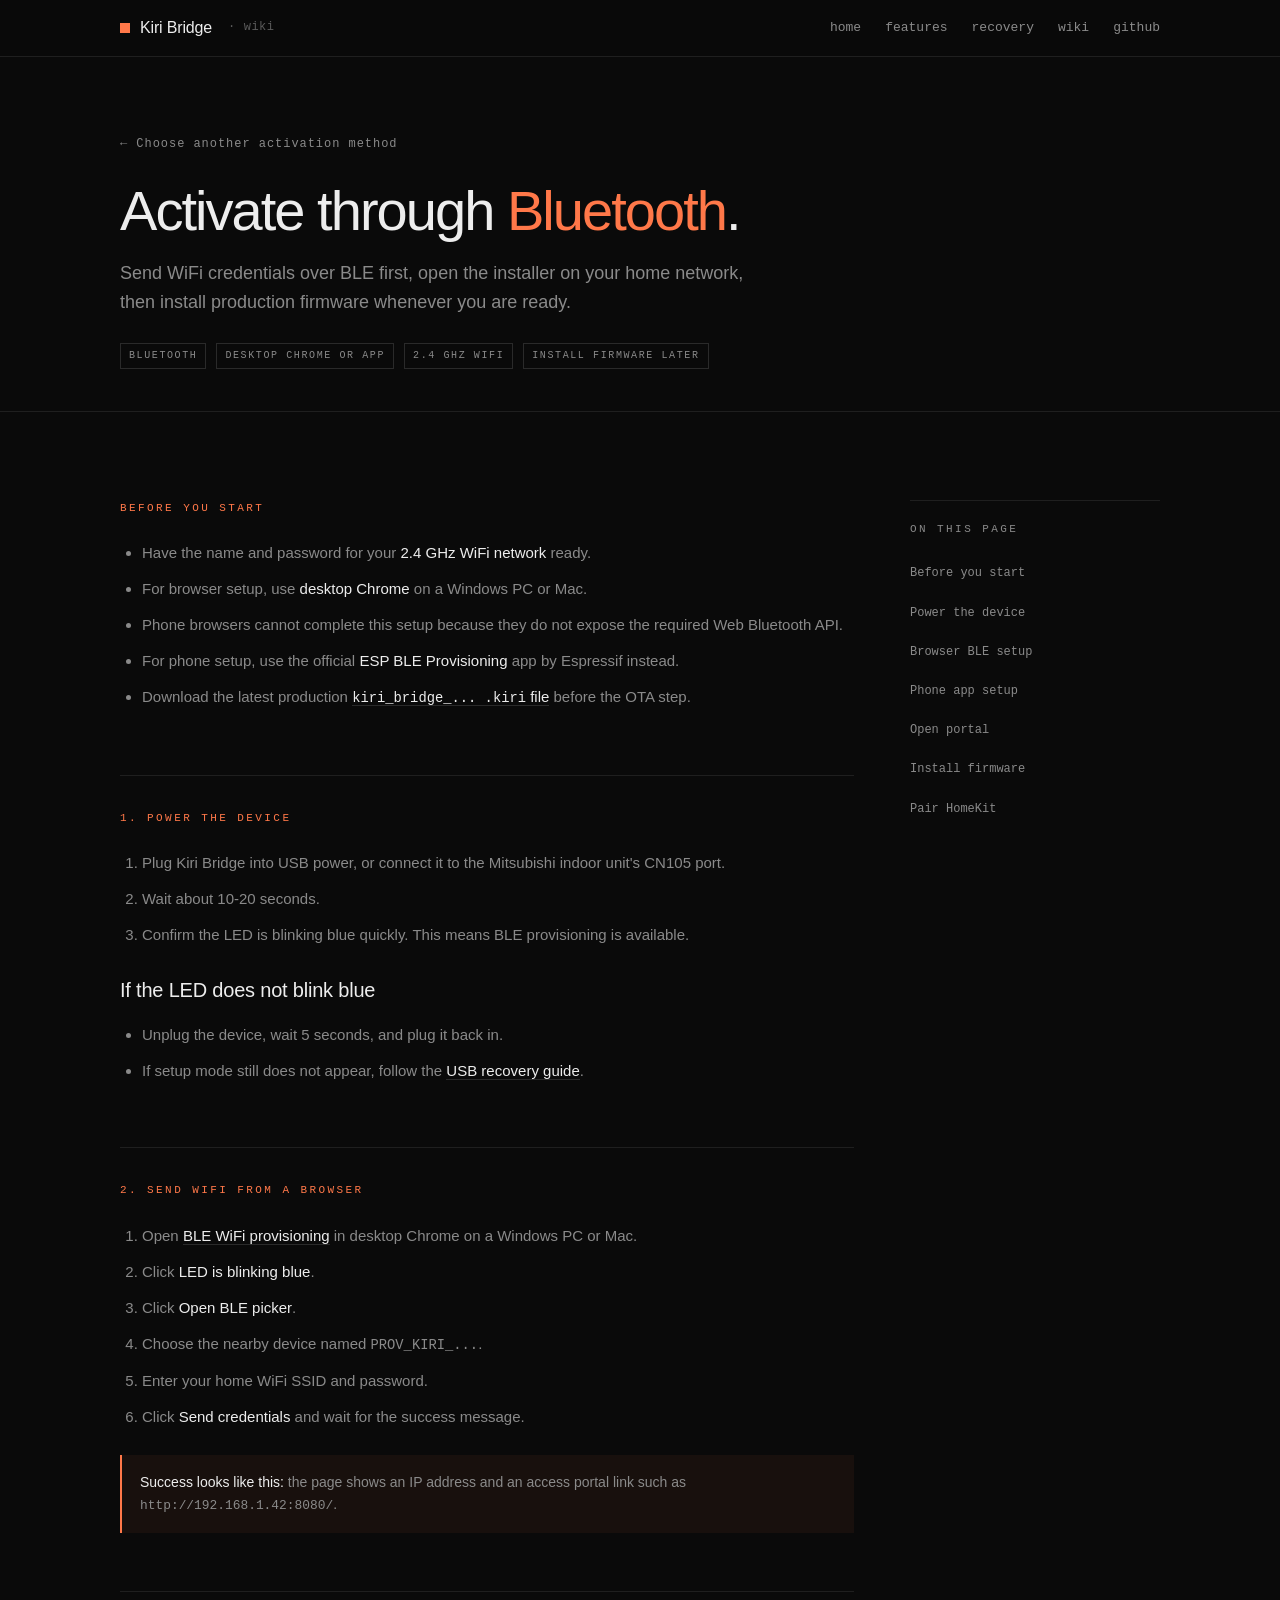
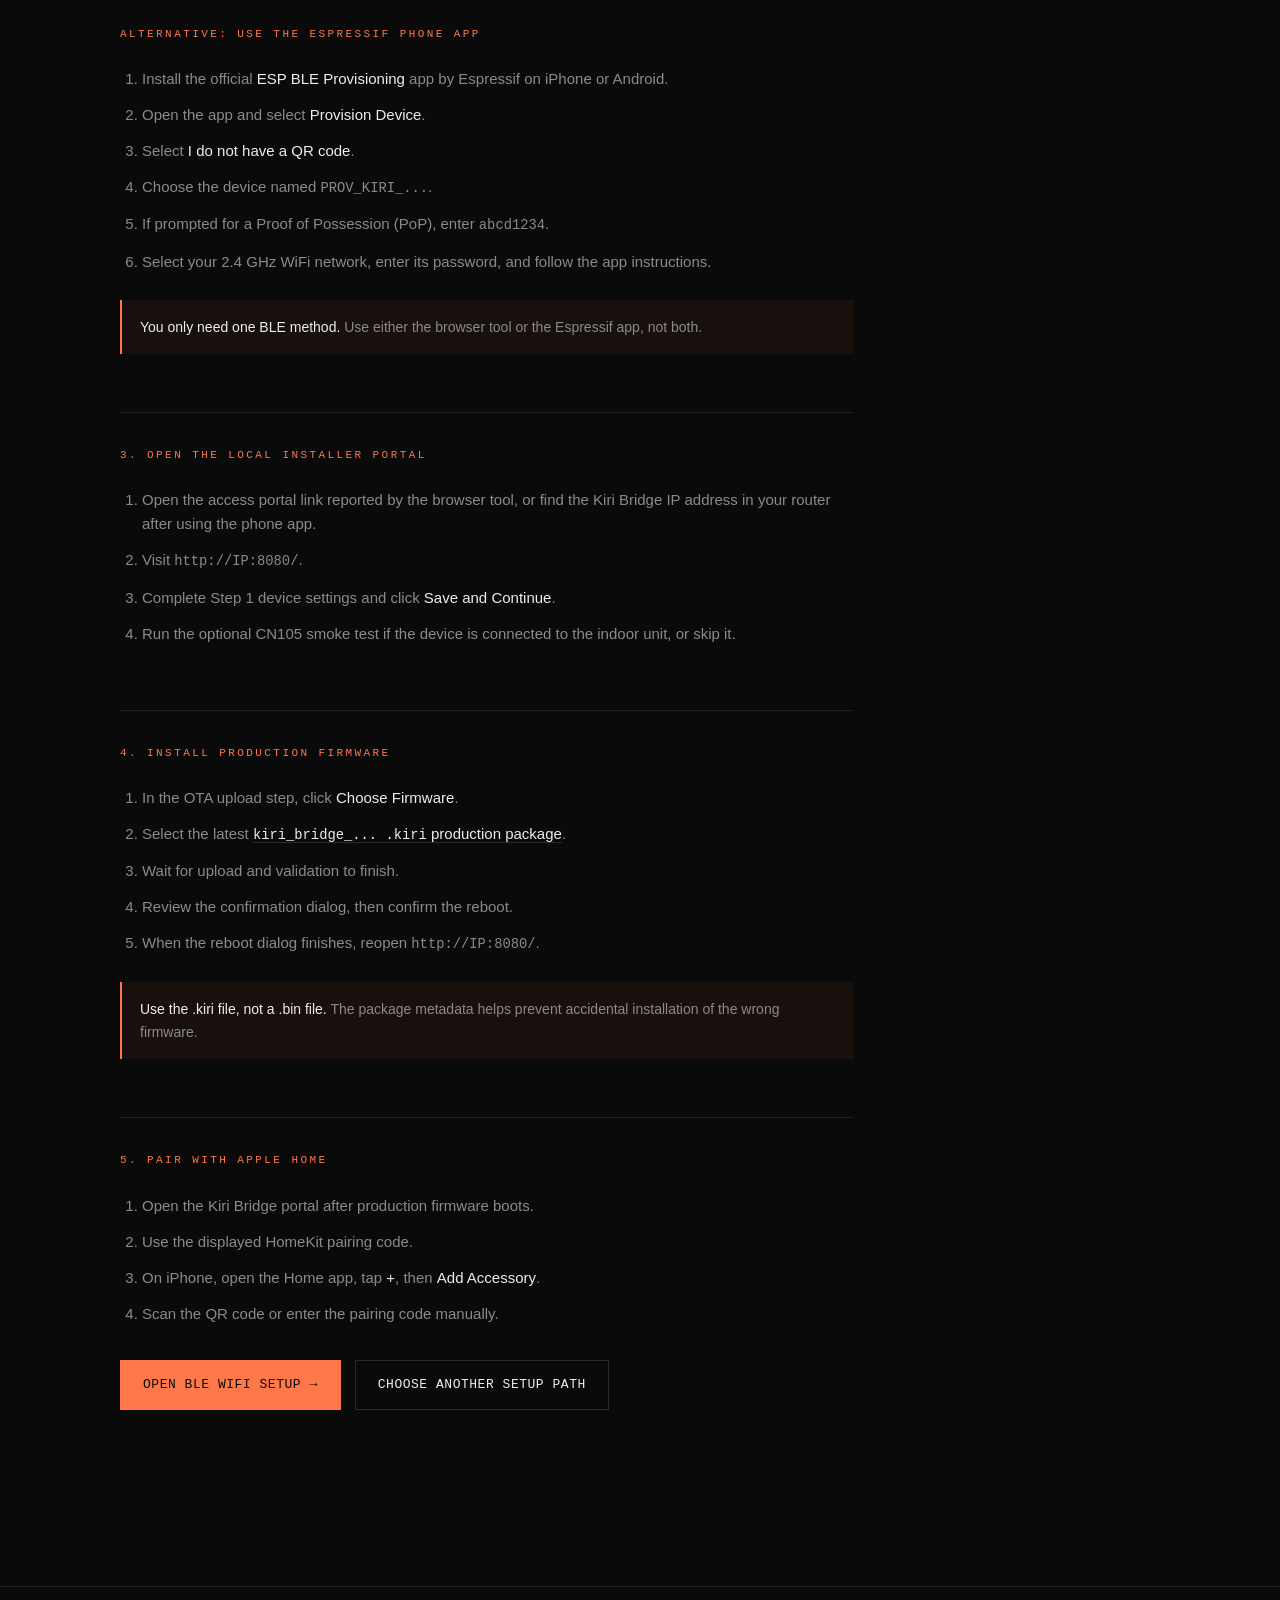
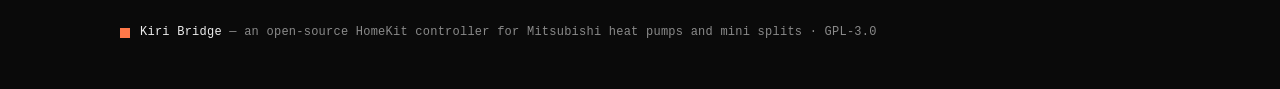
<file: site/wiki-new-device-ble.html>
<!doctype html>
<html lang="en">
<head>
<meta charset="utf-8">
<meta name="viewport" content="width=device-width,initial-scale=1,viewport-fit=cover">
<title>Activate with Bluetooth — Kiri Bridge Wiki</title>
<meta name="description" content="Put a new Kiri Bridge on WiFi over Bluetooth, then install production firmware from its local portal.">
<link rel="canonical" href="https://kiri.dkt.moe/wiki-new-device-ble.html">
<link rel="stylesheet" href="kiri.css">
</head>
<body>

<nav class="nav">
  <div class="nav-inner">
    <a class="brand" href="index.html">
      <span class="brand-mark" aria-hidden="true"></span>
      Kiri Bridge<span class="brand-page">wiki</span>
    </a>
    <div class="nav-links">
      <a href="index.html">home</a>
      <a href="features.html">features</a>
      <a href="flash.html">recovery</a>
      <a href="wiki.html">wiki</a>
      <a href="https://github.com/DickyT/kiri-homekit">github</a>
    </div>
  </div>
</nav>

<main>
  <section class="guide-head">
    <div class="shell">
      <a class="guide-back" href="wiki-new-device.html">← Choose another activation method</a>
      <h1>Activate through <span class="accent">Bluetooth</span>.</h1>
      <p>Send WiFi credentials over BLE first, open the installer on your home network, then install production firmware whenever you are ready.</p>
      <div class="guide-meta">
        <span class="wiki-chip">bluetooth</span>
        <span class="wiki-chip">desktop chrome or app</span>
        <span class="wiki-chip">2.4 GHz WiFi</span>
        <span class="wiki-chip">install firmware later</span>
      </div>
    </div>
  </section>

  <section class="section">
    <div class="shell guide-layout">
      <div class="guide-body">
        <section id="before" class="guide-section">
          <h2>Before you start</h2>
          <ul>
            <li>Have the name and password for your <strong>2.4 GHz WiFi network</strong> ready.</li>
            <li>For browser setup, use <strong>desktop Chrome</strong> on a Windows PC or Mac.</li>
            <li>Phone browsers cannot complete this setup because they do not expose the required Web Bluetooth API.</li>
            <li>For phone setup, use the official <strong>ESP BLE Provisioning</strong> app by Espressif instead.</li>
            <li>Download the latest production <a href="https://github.com/DickyT/kiri-homekit/releases/"><span class="mono">kiri_bridge_... .kiri</span> file</a> before the OTA step.</li>
          </ul>
        </section>

        <section id="power" class="guide-section">
          <h2>1. Power the device</h2>
          <ol>
            <li>Plug Kiri Bridge into USB power, or connect it to the Mitsubishi indoor unit's CN105 port.</li>
            <li>Wait about 10-20 seconds.</li>
            <li>Confirm the LED is blinking blue quickly. This means BLE provisioning is available.</li>
          </ol>
          <h3>If the LED does not blink blue</h3>
          <ul>
            <li>Unplug the device, wait 5 seconds, and plug it back in.</li>
            <li>If setup mode still does not appear, follow the <a href="wiki-recovery.html">USB recovery guide</a>.</li>
          </ul>
        </section>

        <section id="browser" class="guide-section">
          <h2>2. Send WiFi from a browser</h2>
          <ol>
            <li>Open <a href="ble_provisioning.html">BLE WiFi provisioning</a> in desktop Chrome on a Windows PC or Mac.</li>
            <li>Click <strong>LED is blinking blue</strong>.</li>
            <li>Click <strong>Open BLE picker</strong>.</li>
            <li>Choose the nearby device named <span class="mono">PROV_KIRI_...</span>.</li>
            <li>Enter your home WiFi SSID and password.</li>
            <li>Click <strong>Send credentials</strong> and wait for the success message.</li>
          </ol>
          <div class="guide-callout"><strong>Success looks like this:</strong> the page shows an IP address and an access portal link such as <span class="mono">http://192.168.1.42:8080/</span>.</div>
        </section>

        <section id="app" class="guide-section">
          <h2>Alternative: use the Espressif phone app</h2>
          <ol>
            <li>Install the official <strong>ESP BLE Provisioning</strong> app by Espressif on iPhone or Android.</li>
            <li>Open the app and select <strong>Provision Device</strong>.</li>
            <li>Select <strong>I do not have a QR code</strong>.</li>
            <li>Choose the device named <span class="mono">PROV_KIRI_...</span>.</li>
            <li>If prompted for a Proof of Possession (PoP), enter <span class="mono">abcd1234</span>.</li>
            <li>Select your 2.4 GHz WiFi network, enter its password, and follow the app instructions.</li>
          </ol>
          <div class="guide-callout"><strong>You only need one BLE method.</strong> Use either the browser tool or the Espressif app, not both.</div>
        </section>

        <section id="portal" class="guide-section">
          <h2>3. Open the local installer portal</h2>
          <ol>
            <li>Open the access portal link reported by the browser tool, or find the Kiri Bridge IP address in your router after using the phone app.</li>
            <li>Visit <span class="mono">http://IP:8080/</span>.</li>
            <li>Complete Step 1 device settings and click <strong>Save and Continue</strong>.</li>
            <li>Run the optional CN105 smoke test if the device is connected to the indoor unit, or skip it.</li>
          </ol>
        </section>

        <section id="firmware" class="guide-section">
          <h2>4. Install production firmware</h2>
          <ol>
            <li>In the OTA upload step, click <strong>Choose Firmware</strong>.</li>
            <li>Select the latest <a href="https://github.com/DickyT/kiri-homekit/releases/"><span class="mono">kiri_bridge_... .kiri</span> production package</a>.</li>
            <li>Wait for upload and validation to finish.</li>
            <li>Review the confirmation dialog, then confirm the reboot.</li>
            <li>When the reboot dialog finishes, reopen <span class="mono">http://IP:8080/</span>.</li>
          </ol>
          <div class="guide-callout"><strong>Use the .kiri file, not a .bin file.</strong> The package metadata helps prevent accidental installation of the wrong firmware.</div>
        </section>

        <section id="homekit" class="guide-section">
          <h2>5. Pair with Apple Home</h2>
          <ol>
            <li>Open the Kiri Bridge portal after production firmware boots.</li>
            <li>Use the displayed HomeKit pairing code.</li>
            <li>On iPhone, open the Home app, tap <strong>+</strong>, then <strong>Add Accessory</strong>.</li>
            <li>Scan the QR code or enter the pairing code manually.</li>
          </ol>
          <div class="guide-next">
            <a class="btn btn-primary" href="ble_provisioning.html">Open BLE WiFi setup →</a>
            <a class="btn" href="wiki-new-device.html">Choose another setup path</a>
          </div>
        </section>
      </div>

      <aside class="guide-side" aria-label="Guide sections">
        <h2>On this page</h2>
        <a href="#before">Before you start</a>
        <a href="#power">Power the device</a>
        <a href="#browser">Browser BLE setup</a>
        <a href="#app">Phone app setup</a>
        <a href="#portal">Open portal</a>
        <a href="#firmware">Install firmware</a>
        <a href="#homekit">Pair HomeKit</a>
      </aside>
    </div>
  </section>
</main>

<footer class="footer">
  <div class="shell footer-row">
    <div class="footer-brand">
      <span class="brand-mark" aria-hidden="true"></span>
      <span><strong>Kiri Bridge</strong> — an open-source HomeKit controller for Mitsubishi heat pumps and mini splits · GPL-3.0</span>
    </div>
  </div>
</footer>

</body>
</html>
</file>
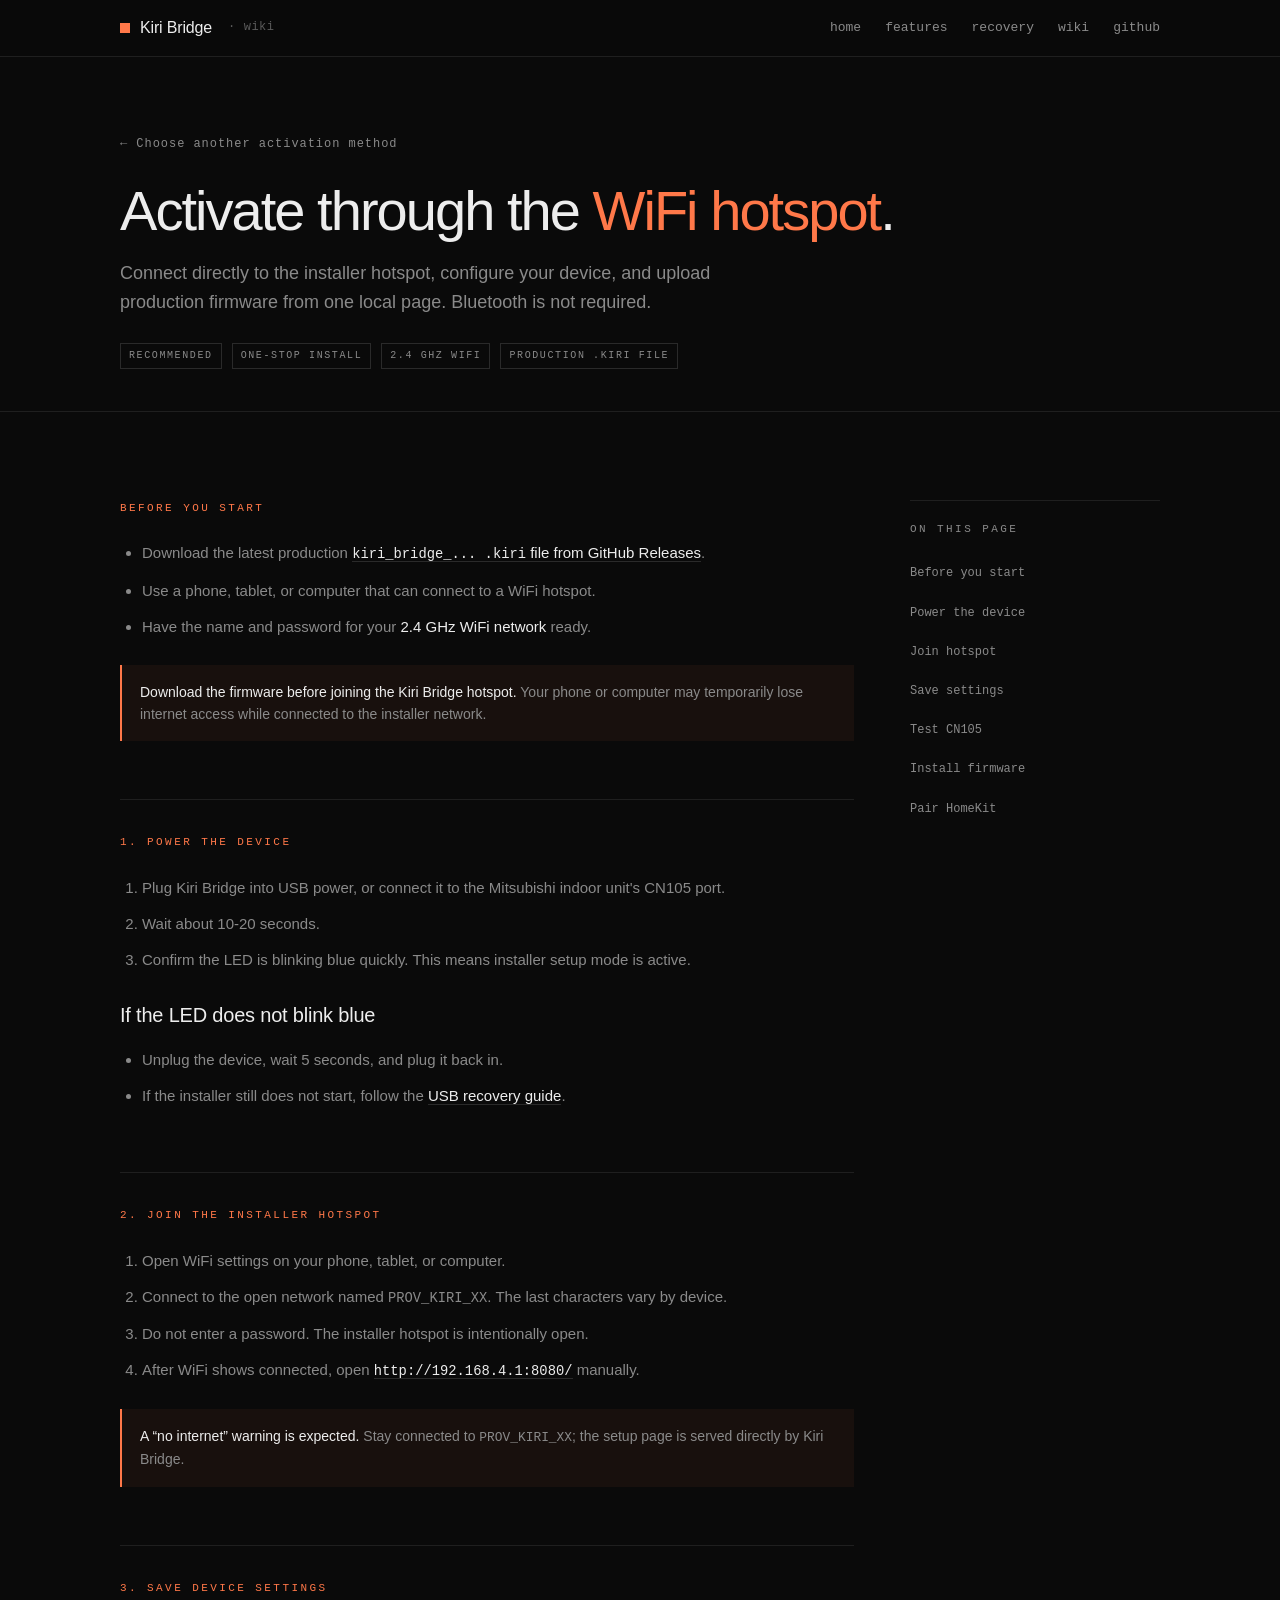
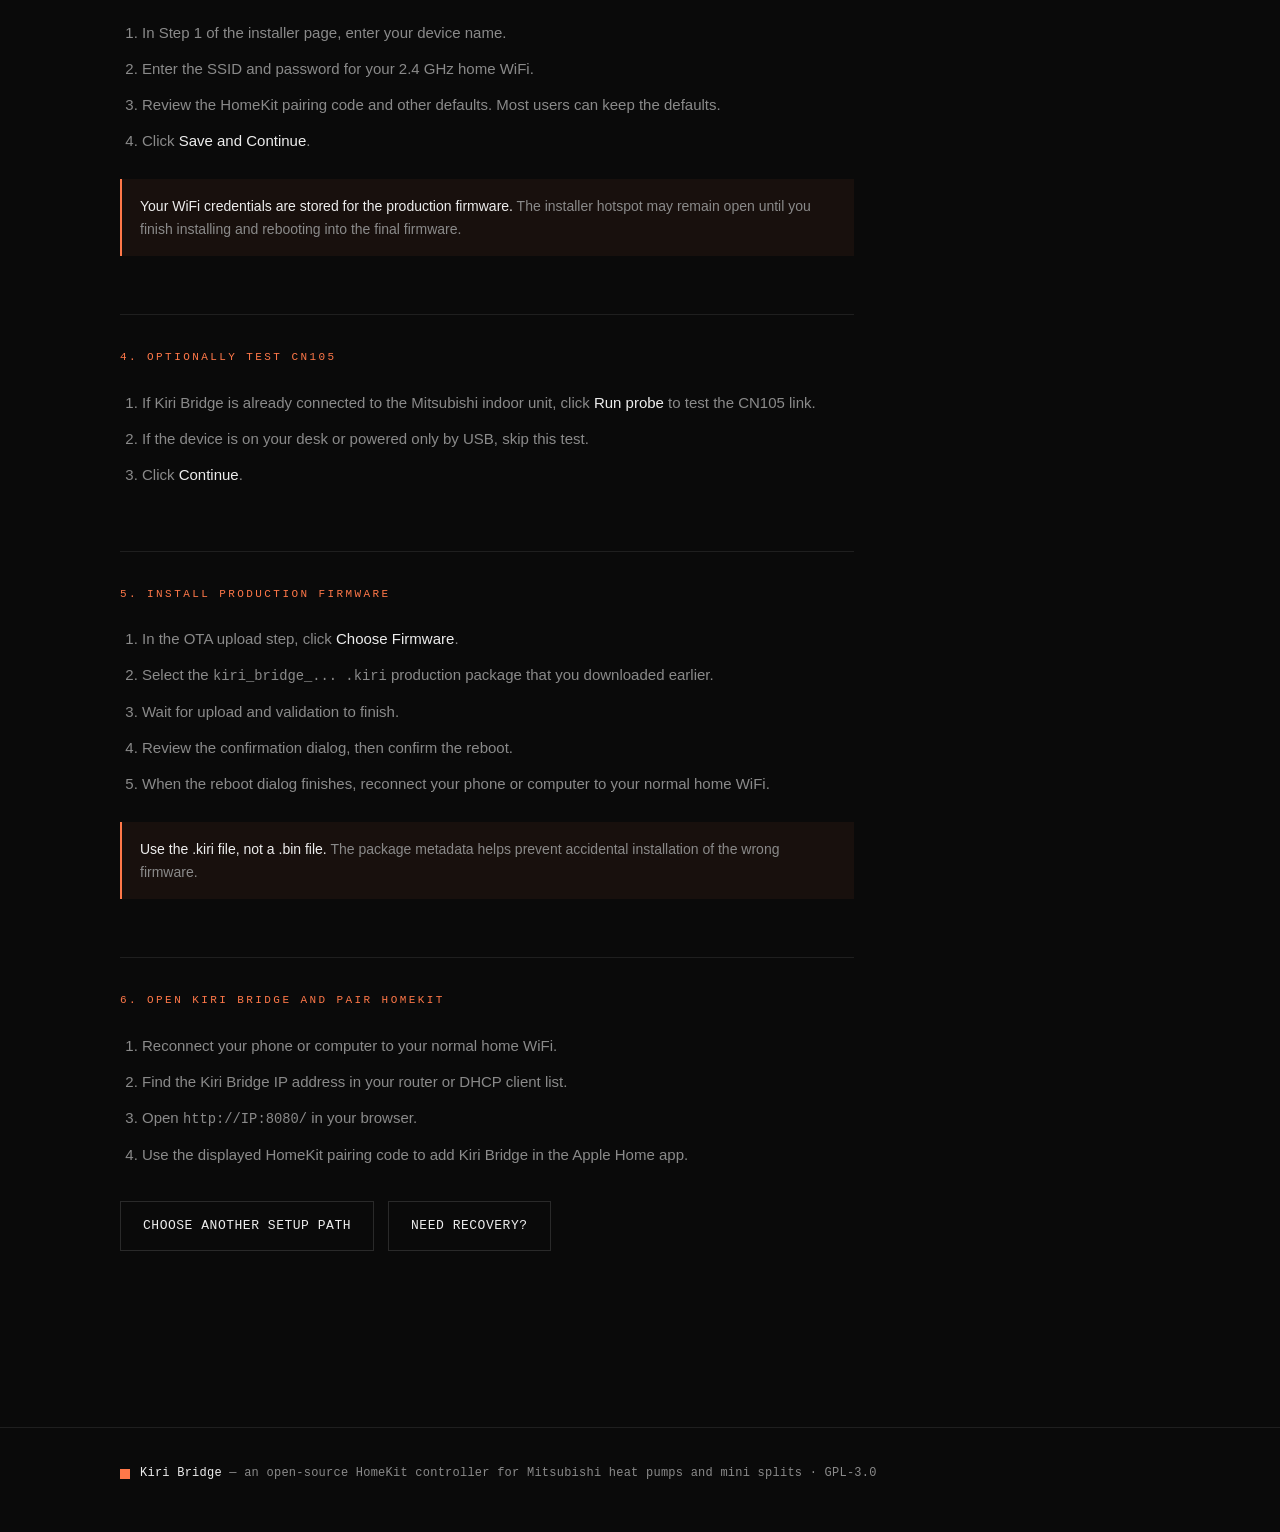
<file: site/wiki-new-device-wifi.html>
<!doctype html>
<html lang="en">
<head>
<meta charset="utf-8">
<meta name="viewport" content="width=device-width,initial-scale=1,viewport-fit=cover">
<title>Activate with WiFi Hotspot — Kiri Bridge Wiki</title>
<meta name="description" content="Activate a new Kiri Bridge in one stop through its installer WiFi hotspot.">
<link rel="canonical" href="https://kiri.dkt.moe/wiki-new-device-wifi.html">
<link rel="stylesheet" href="kiri.css">
</head>
<body>

<nav class="nav">
  <div class="nav-inner">
    <a class="brand" href="index.html">
      <span class="brand-mark" aria-hidden="true"></span>
      Kiri Bridge<span class="brand-page">wiki</span>
    </a>
    <div class="nav-links">
      <a href="index.html">home</a>
      <a href="features.html">features</a>
      <a href="flash.html">recovery</a>
      <a href="wiki.html">wiki</a>
      <a href="https://github.com/DickyT/kiri-homekit">github</a>
    </div>
  </div>
</nav>

<main>
  <section class="guide-head">
    <div class="shell">
      <a class="guide-back" href="wiki-new-device.html">← Choose another activation method</a>
      <h1>Activate through the <span class="accent">WiFi hotspot</span>.</h1>
      <p>Connect directly to the installer hotspot, configure your device, and upload production firmware from one local page. Bluetooth is not required.</p>
      <div class="guide-meta">
        <span class="wiki-chip">recommended</span>
        <span class="wiki-chip">one-stop install</span>
        <span class="wiki-chip">2.4 GHz WiFi</span>
        <span class="wiki-chip">production .kiri file</span>
      </div>
    </div>
  </section>

  <section class="section">
    <div class="shell guide-layout">
      <div class="guide-body">
        <section id="before" class="guide-section">
          <h2>Before you start</h2>
          <ul>
            <li>Download the latest production <a href="https://github.com/DickyT/kiri-homekit/releases/"><span class="mono">kiri_bridge_... .kiri</span> file from GitHub Releases</a>.</li>
            <li>Use a phone, tablet, or computer that can connect to a WiFi hotspot.</li>
            <li>Have the name and password for your <strong>2.4 GHz WiFi network</strong> ready.</li>
          </ul>
          <div class="guide-callout"><strong>Download the firmware before joining the Kiri Bridge hotspot.</strong> Your phone or computer may temporarily lose internet access while connected to the installer network.</div>
        </section>

        <section id="power" class="guide-section">
          <h2>1. Power the device</h2>
          <ol>
            <li>Plug Kiri Bridge into USB power, or connect it to the Mitsubishi indoor unit's CN105 port.</li>
            <li>Wait about 10-20 seconds.</li>
            <li>Confirm the LED is blinking blue quickly. This means installer setup mode is active.</li>
          </ol>
          <h3>If the LED does not blink blue</h3>
          <ul>
            <li>Unplug the device, wait 5 seconds, and plug it back in.</li>
            <li>If the installer still does not start, follow the <a href="wiki-recovery.html">USB recovery guide</a>.</li>
          </ul>
        </section>

        <section id="hotspot" class="guide-section">
          <h2>2. Join the installer hotspot</h2>
          <ol>
            <li>Open WiFi settings on your phone, tablet, or computer.</li>
            <li>Connect to the open network named <span class="mono">PROV_KIRI_XX</span>. The last characters vary by device.</li>
            <li>Do not enter a password. The installer hotspot is intentionally open.</li>
            <li>After WiFi shows connected, open <a href="http://192.168.4.1:8080/"><span class="mono">http://192.168.4.1:8080/</span></a> manually.</li>
          </ol>
          <div class="guide-callout"><strong>A “no internet” warning is expected.</strong> Stay connected to <span class="mono">PROV_KIRI_XX</span>; the setup page is served directly by Kiri Bridge.</div>
        </section>

        <section id="settings" class="guide-section">
          <h2>3. Save device settings</h2>
          <ol>
            <li>In Step 1 of the installer page, enter your device name.</li>
            <li>Enter the SSID and password for your 2.4 GHz home WiFi.</li>
            <li>Review the HomeKit pairing code and other defaults. Most users can keep the defaults.</li>
            <li>Click <strong>Save and Continue</strong>.</li>
          </ol>
          <div class="guide-callout"><strong>Your WiFi credentials are stored for the production firmware.</strong> The installer hotspot may remain open until you finish installing and rebooting into the final firmware.</div>
        </section>

        <section id="probe" class="guide-section">
          <h2>4. Optionally test CN105</h2>
          <ol>
            <li>If Kiri Bridge is already connected to the Mitsubishi indoor unit, click <strong>Run probe</strong> to test the CN105 link.</li>
            <li>If the device is on your desk or powered only by USB, skip this test.</li>
            <li>Click <strong>Continue</strong>.</li>
          </ol>
        </section>

        <section id="firmware" class="guide-section">
          <h2>5. Install production firmware</h2>
          <ol>
            <li>In the OTA upload step, click <strong>Choose Firmware</strong>.</li>
            <li>Select the <span class="mono">kiri_bridge_... .kiri</span> production package that you downloaded earlier.</li>
            <li>Wait for upload and validation to finish.</li>
            <li>Review the confirmation dialog, then confirm the reboot.</li>
            <li>When the reboot dialog finishes, reconnect your phone or computer to your normal home WiFi.</li>
          </ol>
          <div class="guide-callout"><strong>Use the .kiri file, not a .bin file.</strong> The package metadata helps prevent accidental installation of the wrong firmware.</div>
        </section>

        <section id="homekit" class="guide-section">
          <h2>6. Open Kiri Bridge and pair HomeKit</h2>
          <ol>
            <li>Reconnect your phone or computer to your normal home WiFi.</li>
            <li>Find the Kiri Bridge IP address in your router or DHCP client list.</li>
            <li>Open <span class="mono">http://IP:8080/</span> in your browser.</li>
            <li>Use the displayed HomeKit pairing code to add Kiri Bridge in the Apple Home app.</li>
          </ol>
          <div class="guide-next">
            <a class="btn" href="wiki-new-device.html">Choose another setup path</a>
            <a class="btn" href="wiki-recovery.html">Need recovery?</a>
          </div>
        </section>
      </div>

      <aside class="guide-side" aria-label="Guide sections">
        <h2>On this page</h2>
        <a href="#before">Before you start</a>
        <a href="#power">Power the device</a>
        <a href="#hotspot">Join hotspot</a>
        <a href="#settings">Save settings</a>
        <a href="#probe">Test CN105</a>
        <a href="#firmware">Install firmware</a>
        <a href="#homekit">Pair HomeKit</a>
      </aside>
    </div>
  </section>
</main>

<footer class="footer">
  <div class="shell footer-row">
    <div class="footer-brand">
      <span class="brand-mark" aria-hidden="true"></span>
      <span><strong>Kiri Bridge</strong> — an open-source HomeKit controller for Mitsubishi heat pumps and mini splits · GPL-3.0</span>
    </div>
  </div>
</footer>

</body>
</html>
</file>
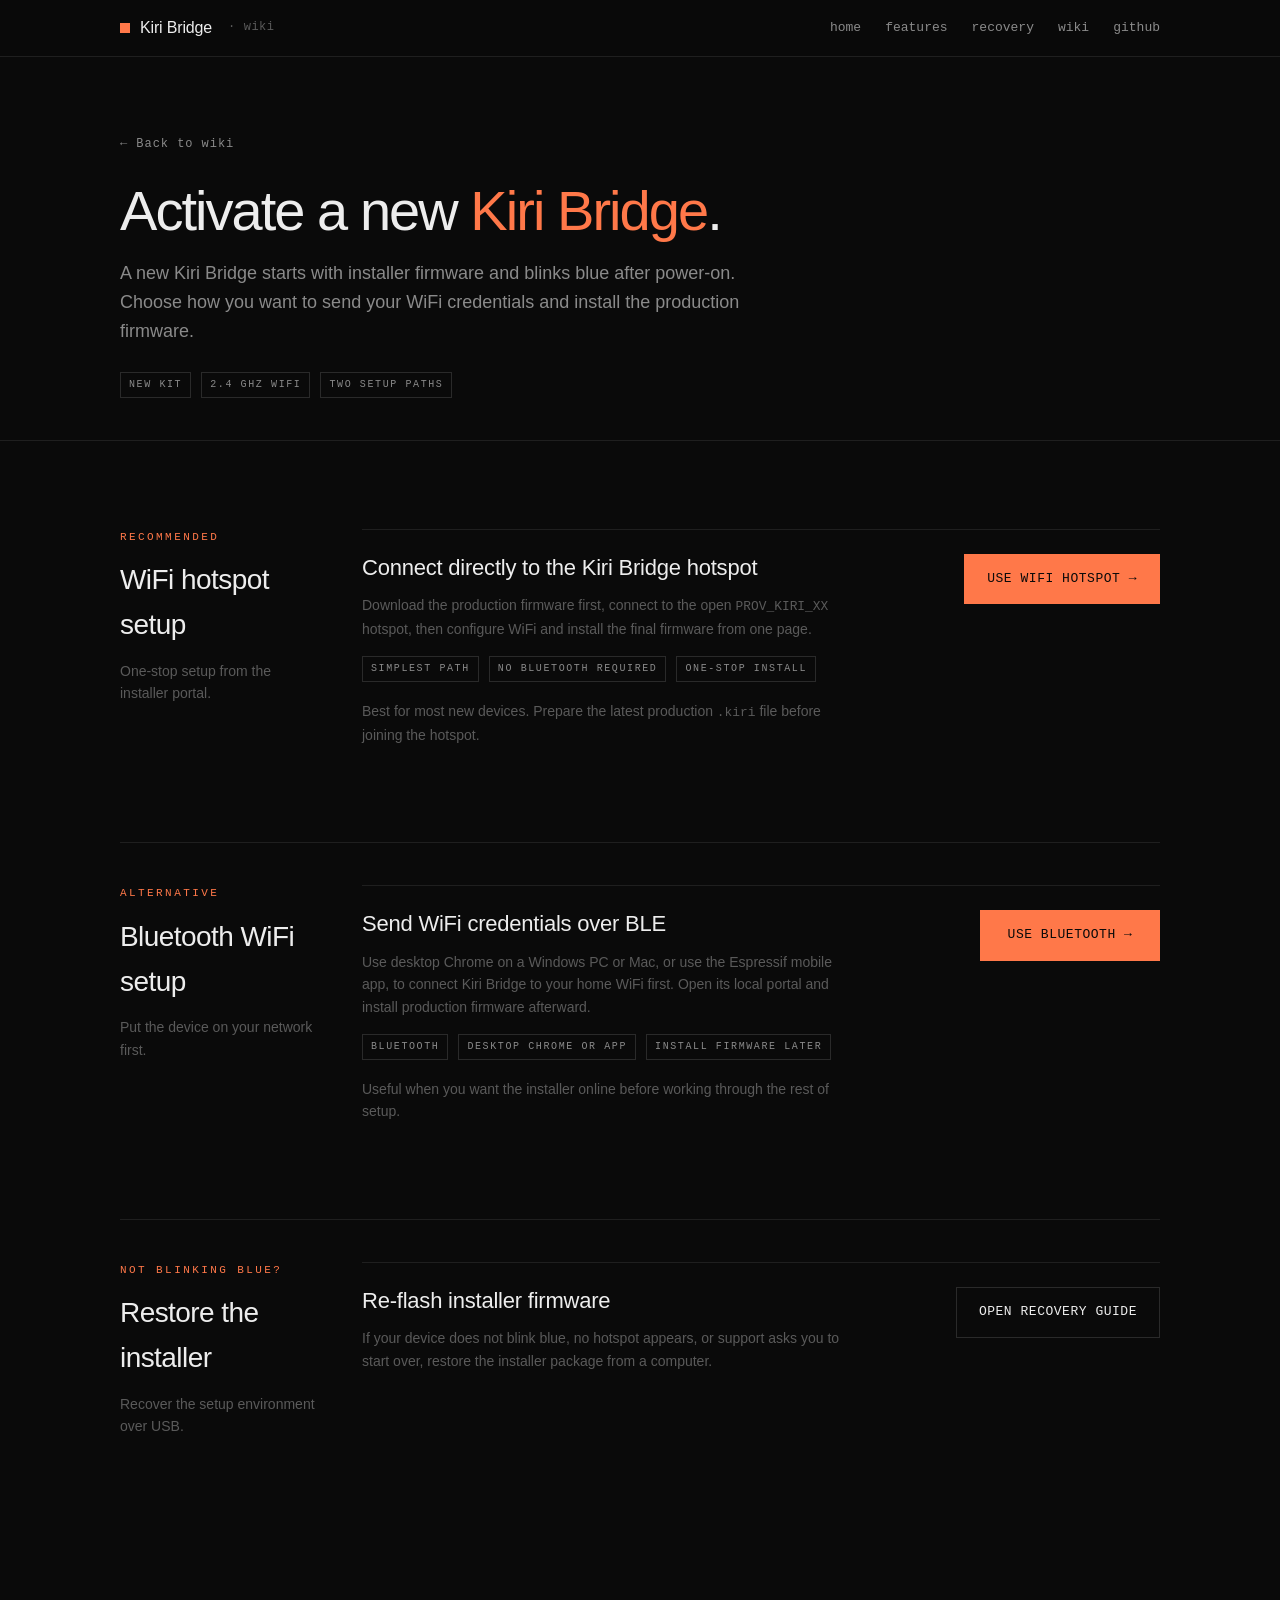
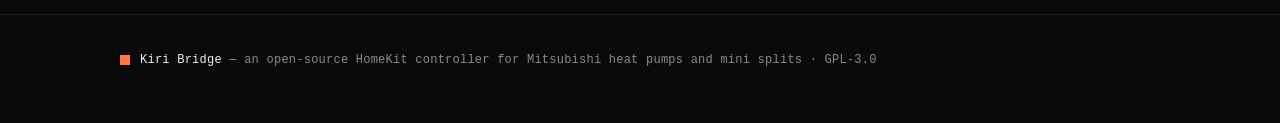
<file: site/wiki-new-device.html>
<!doctype html>
<html lang="en">
<head>
<meta charset="utf-8">
<meta name="viewport" content="width=device-width,initial-scale=1,viewport-fit=cover">
<title>Activate a New Device — Kiri Bridge Wiki</title>
<meta name="description" content="Choose a WiFi hotspot or Bluetooth activation path for a new Kiri Bridge kit.">
<link rel="canonical" href="https://kiri.dkt.moe/wiki-new-device.html">
<link rel="stylesheet" href="kiri.css">
</head>
<body>

<nav class="nav">
  <div class="nav-inner">
    <a class="brand" href="index.html">
      <span class="brand-mark" aria-hidden="true"></span>
      Kiri Bridge<span class="brand-page">wiki</span>
    </a>
    <div class="nav-links">
      <a href="index.html">home</a>
      <a href="features.html">features</a>
      <a href="flash.html">recovery</a>
      <a href="wiki.html">wiki</a>
      <a href="https://github.com/DickyT/kiri-homekit">github</a>
    </div>
  </div>
</nav>

<main>
  <section class="guide-head">
    <div class="shell">
      <a class="guide-back" href="wiki.html">← Back to wiki</a>
      <h1>Activate a new <span class="accent">Kiri Bridge</span>.</h1>
      <p>A new Kiri Bridge starts with installer firmware and blinks blue after power-on. Choose how you want to send your WiFi credentials and install the production firmware.</p>
      <div class="guide-meta">
        <span class="wiki-chip">new kit</span>
        <span class="wiki-chip">2.4 GHz WiFi</span>
        <span class="wiki-chip">two setup paths</span>
      </div>
    </div>
  </section>

  <section class="section">
    <div class="shell wiki-layout">
      <section class="wiki-folder">
        <div>
          <div class="wiki-folder-kicker">Recommended</div>
          <h2>WiFi hotspot setup</h2>
          <p>One-stop setup from the installer portal.</p>
        </div>
        <article class="wiki-guide">
          <div>
            <h3>Connect directly to the Kiri Bridge hotspot</h3>
            <p>Download the production firmware first, connect to the open <span class="mono">PROV_KIRI_XX</span> hotspot, then configure WiFi and install the final firmware from one page.</p>
            <div class="wiki-guide-meta">
              <span class="wiki-chip">simplest path</span>
              <span class="wiki-chip">no bluetooth required</span>
              <span class="wiki-chip">one-stop install</span>
            </div>
            <p class="wiki-summary">Best for most new devices. Prepare the latest production <span class="mono">.kiri</span> file before joining the hotspot.</p>
          </div>
          <a class="btn btn-primary wiki-guide-action" href="wiki-new-device-wifi.html">Use WiFi hotspot →</a>
        </article>
      </section>

      <section class="wiki-folder">
        <div>
          <div class="wiki-folder-kicker">Alternative</div>
          <h2>Bluetooth WiFi setup</h2>
          <p>Put the device on your network first.</p>
        </div>
        <article class="wiki-guide">
          <div>
            <h3>Send WiFi credentials over BLE</h3>
            <p>Use desktop Chrome on a Windows PC or Mac, or use the Espressif mobile app, to connect Kiri Bridge to your home WiFi first. Open its local portal and install production firmware afterward.</p>
            <div class="wiki-guide-meta">
              <span class="wiki-chip">bluetooth</span>
              <span class="wiki-chip">desktop chrome or app</span>
              <span class="wiki-chip">install firmware later</span>
            </div>
            <p class="wiki-summary">Useful when you want the installer online before working through the rest of setup.</p>
          </div>
          <a class="btn btn-primary wiki-guide-action" href="wiki-new-device-ble.html">Use Bluetooth →</a>
        </article>
      </section>

      <section class="wiki-folder">
        <div>
          <div class="wiki-folder-kicker">Not blinking blue?</div>
          <h2>Restore the installer</h2>
          <p>Recover the setup environment over USB.</p>
        </div>
        <article class="wiki-guide">
          <div>
            <h3>Re-flash installer firmware</h3>
            <p>If your device does not blink blue, no hotspot appears, or support asks you to start over, restore the installer package from a computer.</p>
          </div>
          <a class="btn wiki-guide-action" href="wiki-recovery.html">Open recovery guide</a>
        </article>
      </section>
    </div>
  </section>
</main>

<footer class="footer">
  <div class="shell footer-row">
    <div class="footer-brand">
      <span class="brand-mark" aria-hidden="true"></span>
      <span><strong>Kiri Bridge</strong> — an open-source HomeKit controller for Mitsubishi heat pumps and mini splits · GPL-3.0</span>
    </div>
  </div>
</footer>

</body>
</html>
</file>
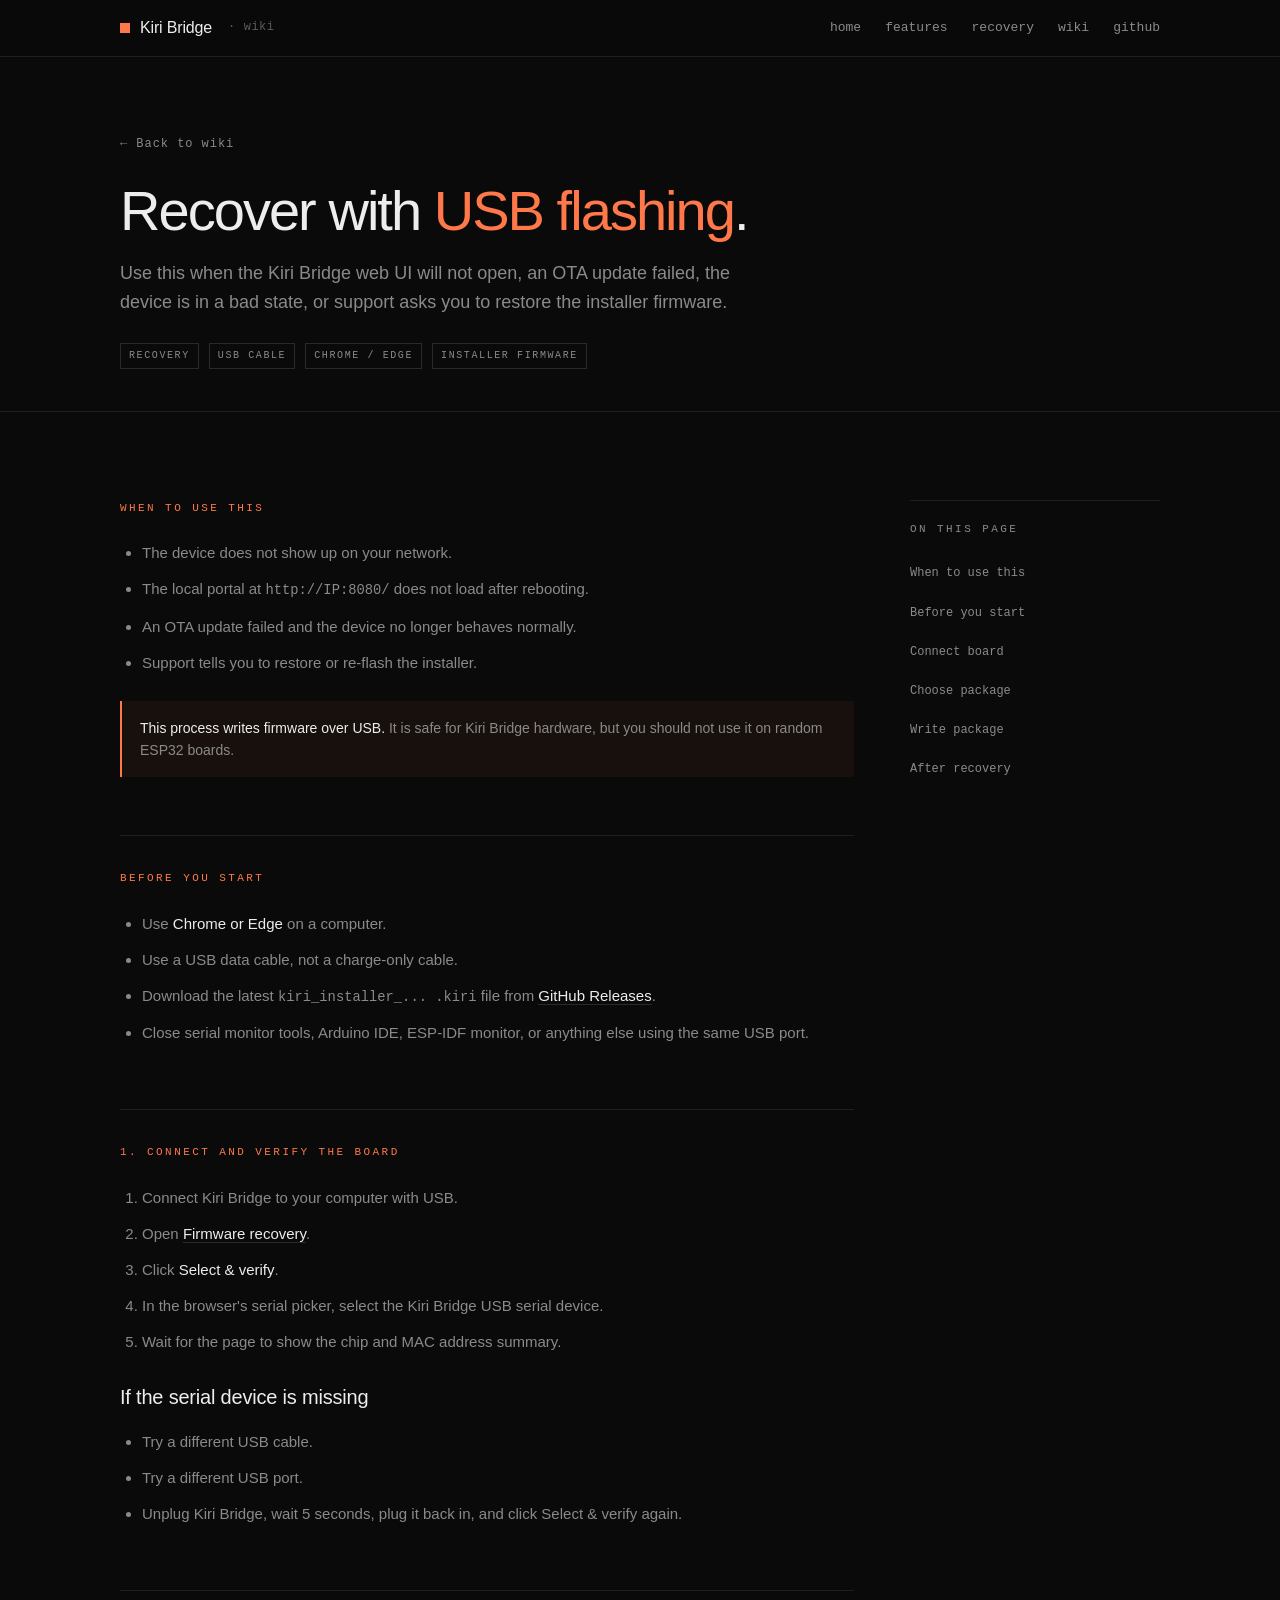
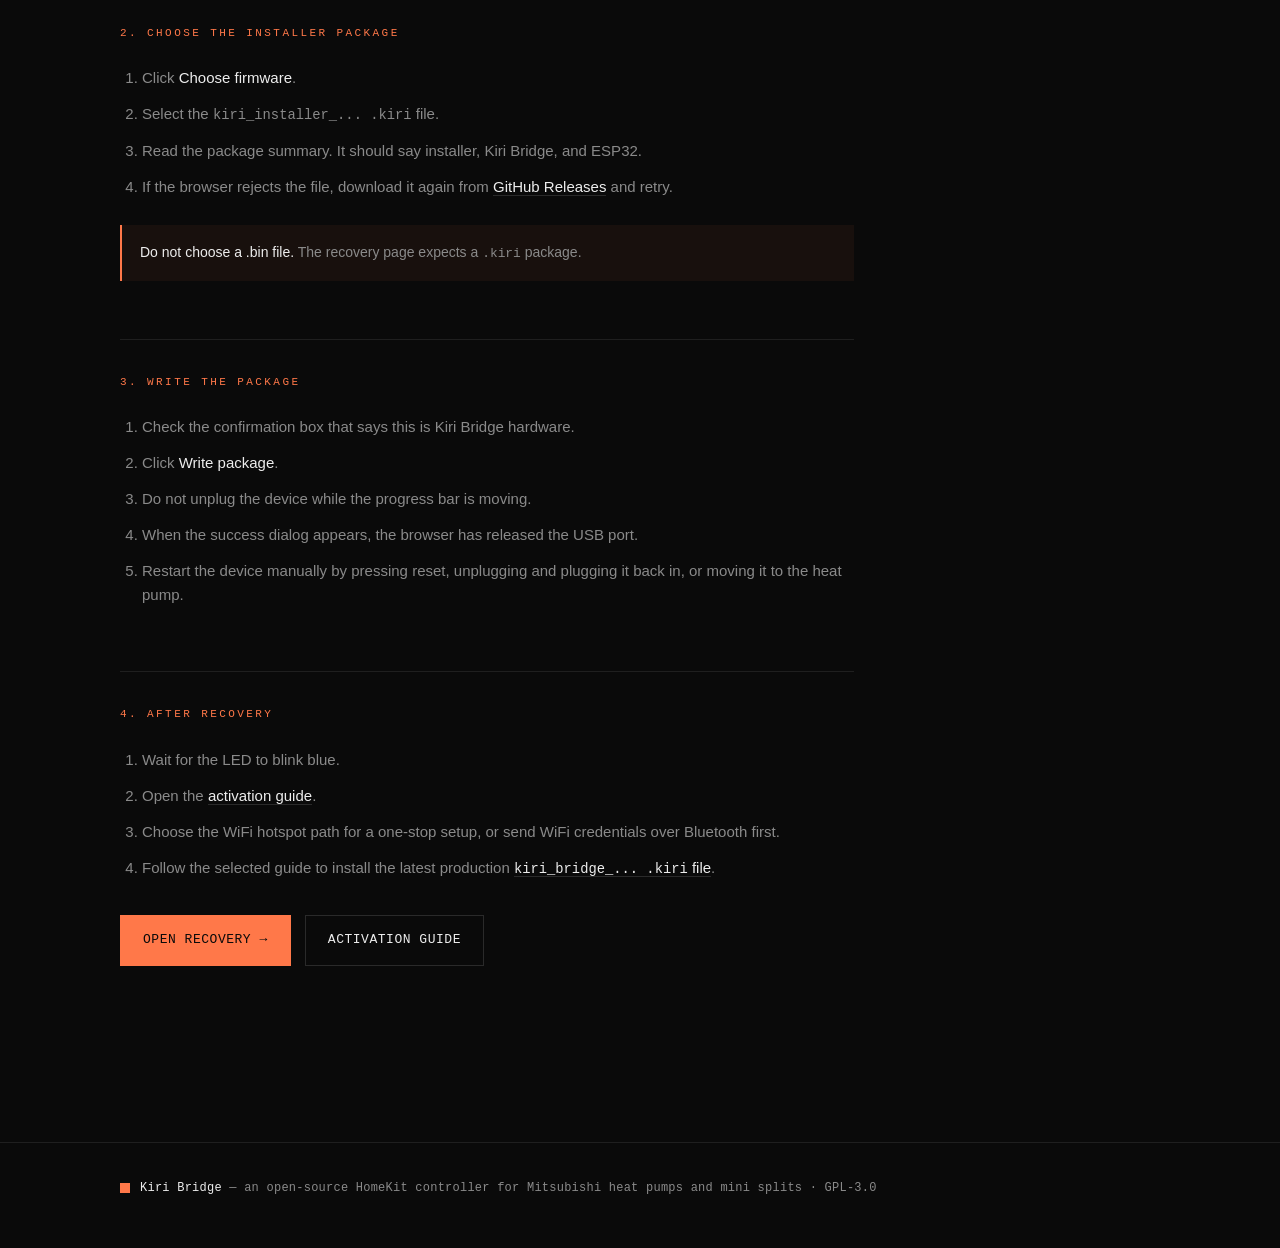
<file: site/wiki-recovery.html>
<!doctype html>
<html lang="en">
<head>
<meta charset="utf-8">
<meta name="viewport" content="width=device-width,initial-scale=1,viewport-fit=cover">
<title>USB Recovery — Kiri Bridge Wiki</title>
<meta name="description" content="Recover a Kiri Bridge by flashing the installer firmware over USB from a browser.">
<link rel="canonical" href="https://kiri.dkt.moe/wiki-recovery.html">
<link rel="stylesheet" href="kiri.css">
</head>
<body>

<nav class="nav">
  <div class="nav-inner">
    <a class="brand" href="index.html">
      <span class="brand-mark" aria-hidden="true"></span>
      Kiri Bridge<span class="brand-page">wiki</span>
    </a>
    <div class="nav-links">
      <a href="index.html">home</a>
      <a href="features.html">features</a>
      <a href="flash.html">recovery</a>
      <a href="wiki.html">wiki</a>
      <a href="https://github.com/DickyT/kiri-homekit">github</a>
    </div>
  </div>
</nav>

<main>
  <section class="guide-head">
    <div class="shell">
      <a class="guide-back" href="wiki.html">← Back to wiki</a>
      <h1>Recover with <span class="accent">USB flashing</span>.</h1>
      <p>Use this when the Kiri Bridge web UI will not open, an OTA update failed, the device is in a bad state, or support asks you to restore the installer firmware.</p>
      <div class="guide-meta">
        <span class="wiki-chip">recovery</span>
        <span class="wiki-chip">usb cable</span>
        <span class="wiki-chip">chrome / edge</span>
        <span class="wiki-chip">installer firmware</span>
      </div>
    </div>
  </section>

  <section class="section">
    <div class="shell guide-layout">
      <div class="guide-body">
        <section id="when" class="guide-section">
          <h2>When to use this</h2>
          <ul>
            <li>The device does not show up on your network.</li>
            <li>The local portal at <span class="mono">http://IP:8080/</span> does not load after rebooting.</li>
            <li>An OTA update failed and the device no longer behaves normally.</li>
            <li>Support tells you to restore or re-flash the installer.</li>
          </ul>
          <div class="guide-callout"><strong>This process writes firmware over USB.</strong> It is safe for Kiri Bridge hardware, but you should not use it on random ESP32 boards.</div>
        </section>

        <section id="before" class="guide-section">
          <h2>Before you start</h2>
          <ul>
            <li>Use <strong>Chrome or Edge</strong> on a computer.</li>
            <li>Use a USB data cable, not a charge-only cable.</li>
            <li>Download the latest <span class="mono">kiri_installer_... .kiri</span> file from <a href="https://github.com/DickyT/kiri-homekit/releases/">GitHub Releases</a>.</li>
            <li>Close serial monitor tools, Arduino IDE, ESP-IDF monitor, or anything else using the same USB port.</li>
          </ul>
        </section>

        <section id="connect" class="guide-section">
          <h2>1. Connect and verify the board</h2>
          <ol>
            <li>Connect Kiri Bridge to your computer with USB.</li>
            <li>Open <a href="flash.html">Firmware recovery</a>.</li>
            <li>Click <strong>Select &amp; verify</strong>.</li>
            <li>In the browser's serial picker, select the Kiri Bridge USB serial device.</li>
            <li>Wait for the page to show the chip and MAC address summary.</li>
          </ol>
          <h3>If the serial device is missing</h3>
          <ul>
            <li>Try a different USB cable.</li>
            <li>Try a different USB port.</li>
            <li>Unplug Kiri Bridge, wait 5 seconds, plug it back in, and click Select &amp; verify again.</li>
          </ul>
        </section>

        <section id="package" class="guide-section">
          <h2>2. Choose the installer package</h2>
          <ol>
            <li>Click <strong>Choose firmware</strong>.</li>
            <li>Select the <span class="mono">kiri_installer_... .kiri</span> file.</li>
            <li>Read the package summary. It should say installer, Kiri Bridge, and ESP32.</li>
            <li>If the browser rejects the file, download it again from <a href="https://github.com/DickyT/kiri-homekit/releases/">GitHub Releases</a> and retry.</li>
          </ol>
          <div class="guide-callout"><strong>Do not choose a .bin file.</strong> The recovery page expects a <span class="mono">.kiri</span> package.</div>
        </section>

        <section id="flash" class="guide-section">
          <h2>3. Write the package</h2>
          <ol>
            <li>Check the confirmation box that says this is Kiri Bridge hardware.</li>
            <li>Click <strong>Write package</strong>.</li>
            <li>Do not unplug the device while the progress bar is moving.</li>
            <li>When the success dialog appears, the browser has released the USB port.</li>
            <li>Restart the device manually by pressing reset, unplugging and plugging it back in, or moving it to the heat pump.</li>
          </ol>
        </section>

        <section id="after" class="guide-section">
          <h2>4. After recovery</h2>
          <ol>
            <li>Wait for the LED to blink blue.</li>
            <li>Open the <a href="wiki-new-device.html">activation guide</a>.</li>
            <li>Choose the WiFi hotspot path for a one-stop setup, or send WiFi credentials over Bluetooth first.</li>
            <li>Follow the selected guide to install the latest production <a href="https://github.com/DickyT/kiri-homekit/releases/"><span class="mono">kiri_bridge_... .kiri</span> file</a>.</li>
          </ol>
          <div class="guide-next">
            <a class="btn btn-primary" href="flash.html">Open recovery →</a>
            <a class="btn" href="wiki-new-device.html">Activation guide</a>
          </div>
        </section>
      </div>

      <aside class="guide-side" aria-label="Guide sections">
        <h2>On this page</h2>
        <a href="#when">When to use this</a>
        <a href="#before">Before you start</a>
        <a href="#connect">Connect board</a>
        <a href="#package">Choose package</a>
        <a href="#flash">Write package</a>
        <a href="#after">After recovery</a>
      </aside>
    </div>
  </section>
</main>

<footer class="footer">
  <div class="shell footer-row">
    <div class="footer-brand">
      <span class="brand-mark" aria-hidden="true"></span>
      <span><strong>Kiri Bridge</strong> — an open-source HomeKit controller for Mitsubishi heat pumps and mini splits · GPL-3.0</span>
    </div>
  </div>
</footer>

</body>
</html>
</file>
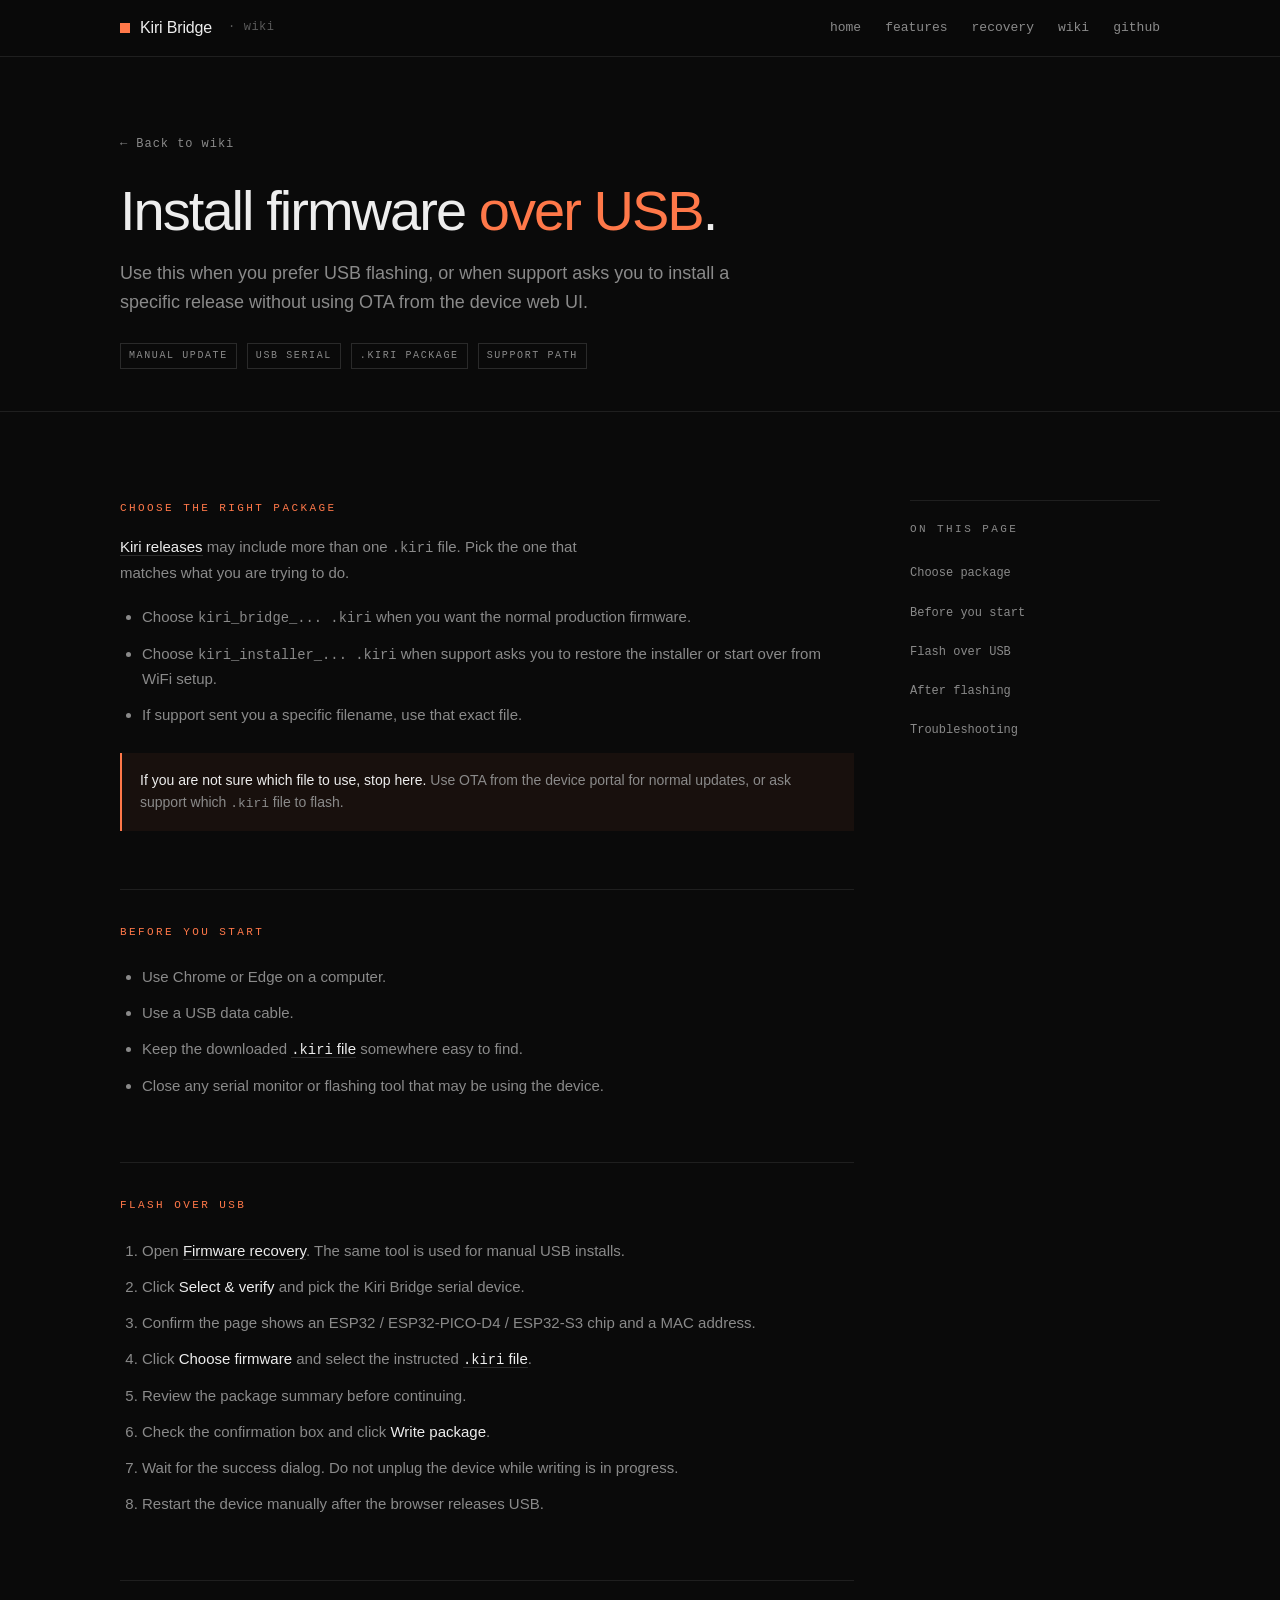
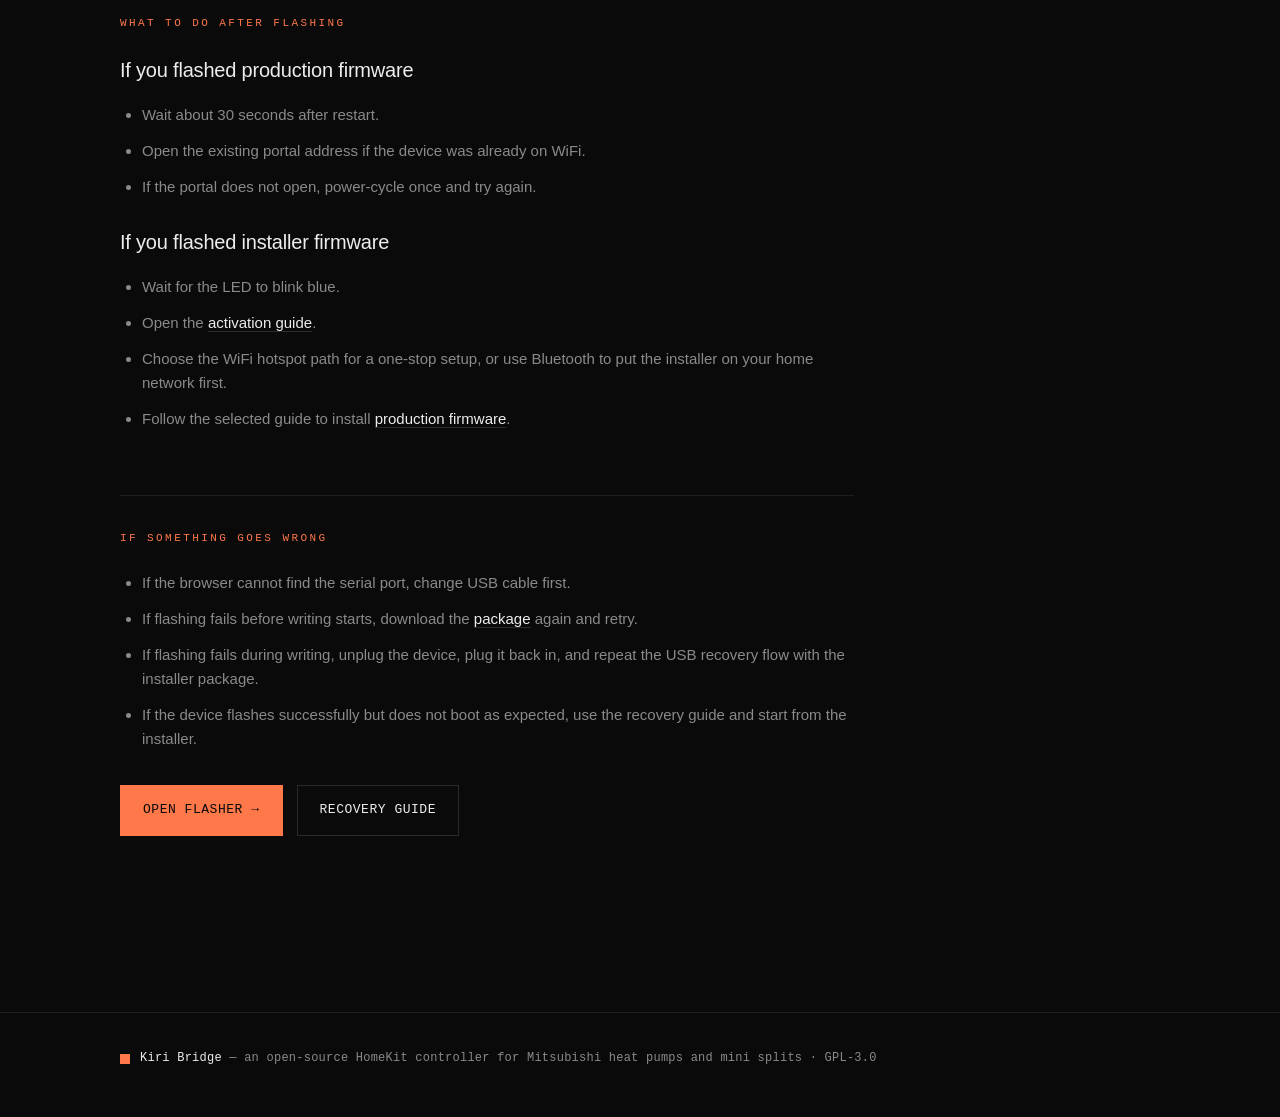
<file: site/wiki-usb-update.html>
<!doctype html>
<html lang="en">
<head>
<meta charset="utf-8">
<meta name="viewport" content="width=device-width,initial-scale=1,viewport-fit=cover">
<title>USB Firmware Update — Kiri Bridge Wiki</title>
<meta name="description" content="Install Kiri Bridge firmware over USB instead of OTA when instructed by support or when you prefer a manual update path.">
<link rel="canonical" href="https://kiri.dkt.moe/wiki-usb-update.html">
<link rel="stylesheet" href="kiri.css">
</head>
<body>

<nav class="nav">
  <div class="nav-inner">
    <a class="brand" href="index.html">
      <span class="brand-mark" aria-hidden="true"></span>
      Kiri Bridge<span class="brand-page">wiki</span>
    </a>
    <div class="nav-links">
      <a href="index.html">home</a>
      <a href="features.html">features</a>
      <a href="flash.html">recovery</a>
      <a href="wiki.html">wiki</a>
      <a href="https://github.com/DickyT/kiri-homekit">github</a>
    </div>
  </div>
</nav>

<main>
  <section class="guide-head">
    <div class="shell">
      <a class="guide-back" href="wiki.html">← Back to wiki</a>
      <h1>Install firmware <span class="accent">over USB</span>.</h1>
      <p>Use this when you prefer USB flashing, or when support asks you to install a specific release without using OTA from the device web UI.</p>
      <div class="guide-meta">
        <span class="wiki-chip">manual update</span>
        <span class="wiki-chip">usb serial</span>
        <span class="wiki-chip">.kiri package</span>
        <span class="wiki-chip">support path</span>
      </div>
    </div>
  </section>

  <section class="section">
    <div class="shell guide-layout">
      <div class="guide-body">
        <section id="choose" class="guide-section">
          <h2>Choose the right package</h2>
          <p><a href="https://github.com/DickyT/kiri-homekit/releases/">Kiri releases</a> may include more than one <span class="mono">.kiri</span> file. Pick the one that matches what you are trying to do.</p>
          <ul>
            <li>Choose <span class="mono">kiri_bridge_... .kiri</span> when you want the normal production firmware.</li>
            <li>Choose <span class="mono">kiri_installer_... .kiri</span> when support asks you to restore the installer or start over from WiFi setup.</li>
            <li>If support sent you a specific filename, use that exact file.</li>
          </ul>
          <div class="guide-callout"><strong>If you are not sure which file to use, stop here.</strong> Use OTA from the device portal for normal updates, or ask support which <span class="mono">.kiri</span> file to flash.</div>
        </section>

        <section id="before" class="guide-section">
          <h2>Before you start</h2>
          <ul>
            <li>Use Chrome or Edge on a computer.</li>
            <li>Use a USB data cable.</li>
            <li>Keep the downloaded <a href="https://github.com/DickyT/kiri-homekit/releases/"><span class="mono">.kiri</span> file</a> somewhere easy to find.</li>
            <li>Close any serial monitor or flashing tool that may be using the device.</li>
          </ul>
        </section>

        <section id="flash" class="guide-section">
          <h2>Flash over USB</h2>
          <ol>
            <li>Open <a href="flash.html">Firmware recovery</a>. The same tool is used for manual USB installs.</li>
            <li>Click <strong>Select &amp; verify</strong> and pick the Kiri Bridge serial device.</li>
            <li>Confirm the page shows an ESP32 / ESP32-PICO-D4 / ESP32-S3 chip and a MAC address.</li>
            <li>Click <strong>Choose firmware</strong> and select the instructed <a href="https://github.com/DickyT/kiri-homekit/releases/"><span class="mono">.kiri</span> file</a>.</li>
            <li>Review the package summary before continuing.</li>
            <li>Check the confirmation box and click <strong>Write package</strong>.</li>
            <li>Wait for the success dialog. Do not unplug the device while writing is in progress.</li>
            <li>Restart the device manually after the browser releases USB.</li>
          </ol>
        </section>

        <section id="after" class="guide-section">
          <h2>What to do after flashing</h2>
          <h3>If you flashed production firmware</h3>
          <ul>
            <li>Wait about 30 seconds after restart.</li>
            <li>Open the existing portal address if the device was already on WiFi.</li>
            <li>If the portal does not open, power-cycle once and try again.</li>
          </ul>
          <h3>If you flashed installer firmware</h3>
          <ul>
            <li>Wait for the LED to blink blue.</li>
            <li>Open the <a href="wiki-new-device.html">activation guide</a>.</li>
            <li>Choose the WiFi hotspot path for a one-stop setup, or use Bluetooth to put the installer on your home network first.</li>
            <li>Follow the selected guide to install <a href="https://github.com/DickyT/kiri-homekit/releases/">production firmware</a>.</li>
          </ul>
        </section>

        <section id="trouble" class="guide-section">
          <h2>If something goes wrong</h2>
          <ul>
            <li>If the browser cannot find the serial port, change USB cable first.</li>
            <li>If flashing fails before writing starts, download the <a href="https://github.com/DickyT/kiri-homekit/releases/">package</a> again and retry.</li>
            <li>If flashing fails during writing, unplug the device, plug it back in, and repeat the USB recovery flow with the installer package.</li>
            <li>If the device flashes successfully but does not boot as expected, use the recovery guide and start from the installer.</li>
          </ul>
          <div class="guide-next">
            <a class="btn btn-primary" href="flash.html">Open flasher →</a>
            <a class="btn" href="wiki-recovery.html">Recovery guide</a>
          </div>
        </section>
      </div>

      <aside class="guide-side" aria-label="Guide sections">
        <h2>On this page</h2>
        <a href="#choose">Choose package</a>
        <a href="#before">Before you start</a>
        <a href="#flash">Flash over USB</a>
        <a href="#after">After flashing</a>
        <a href="#trouble">Troubleshooting</a>
      </aside>
    </div>
  </section>
</main>

<footer class="footer">
  <div class="shell footer-row">
    <div class="footer-brand">
      <span class="brand-mark" aria-hidden="true"></span>
      <span><strong>Kiri Bridge</strong> — an open-source HomeKit controller for Mitsubishi heat pumps and mini splits · GPL-3.0</span>
    </div>
  </div>
</footer>

</body>
</html>
</file>
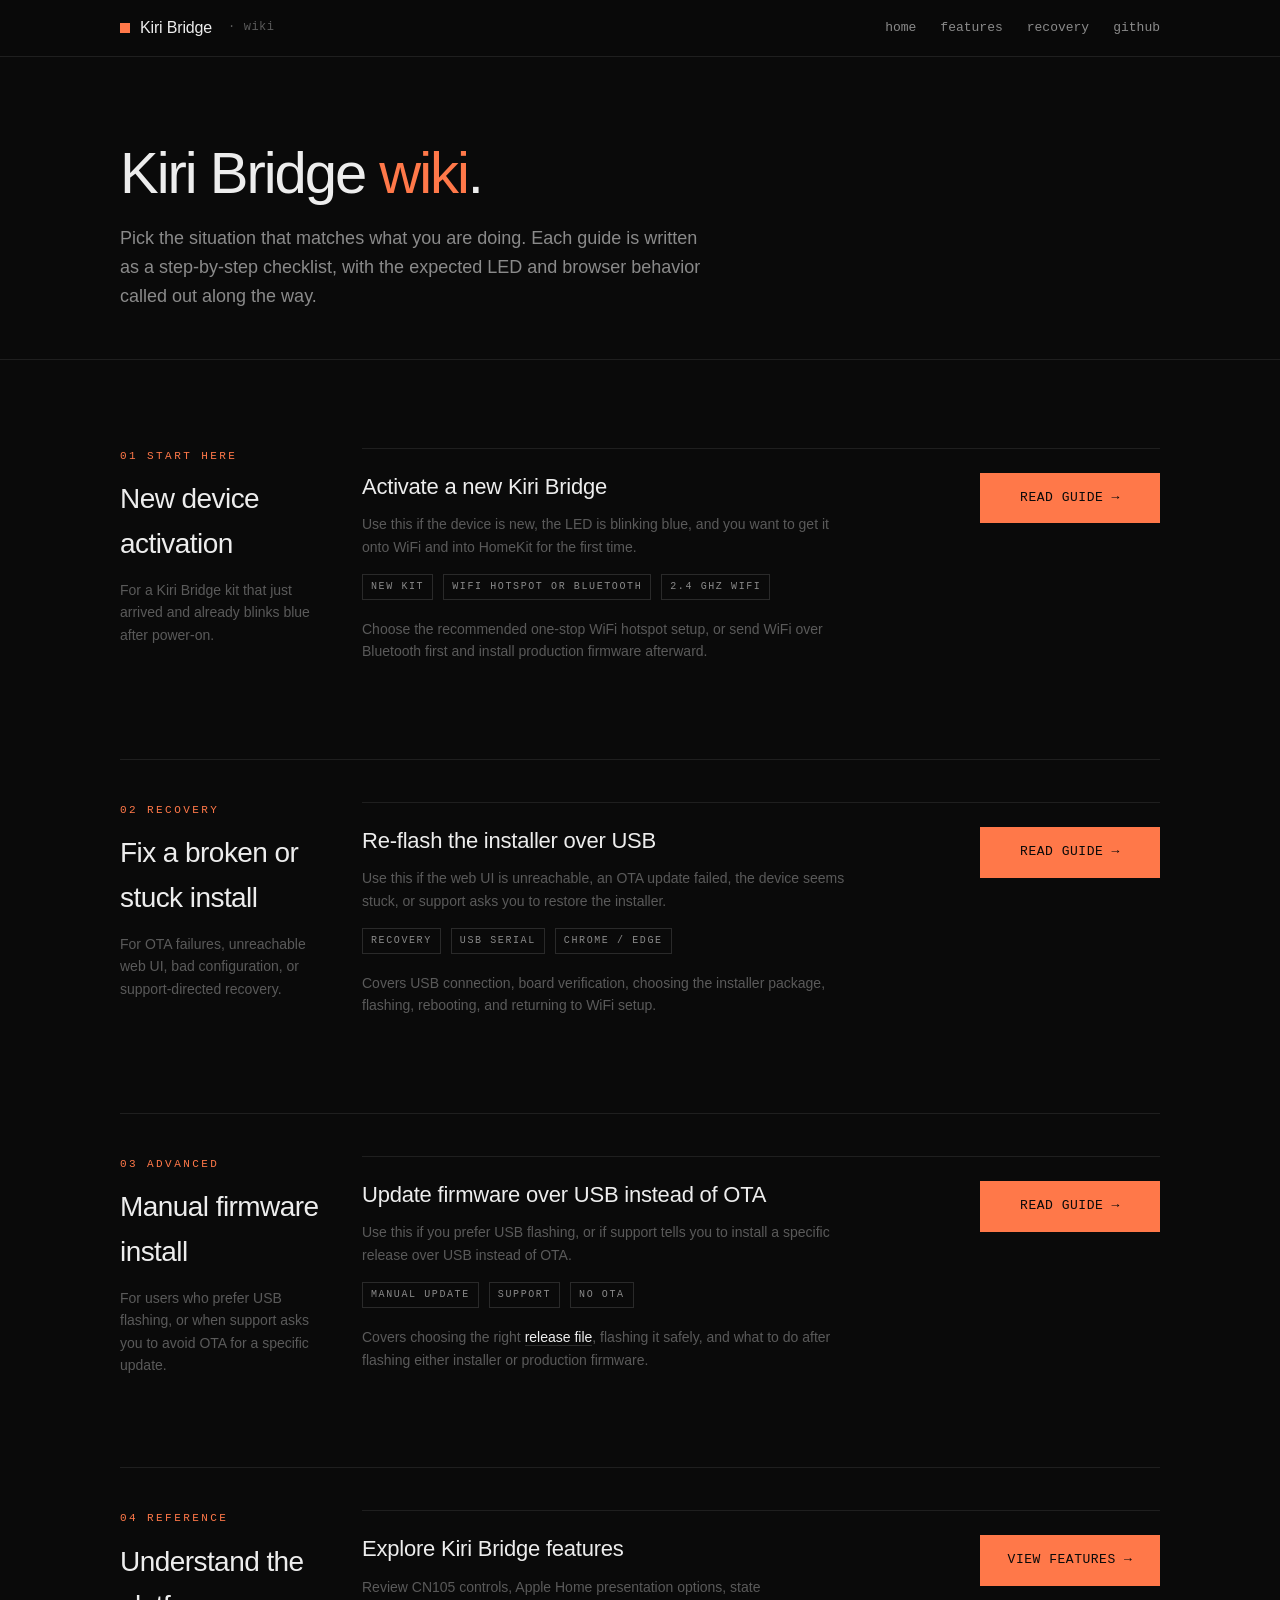
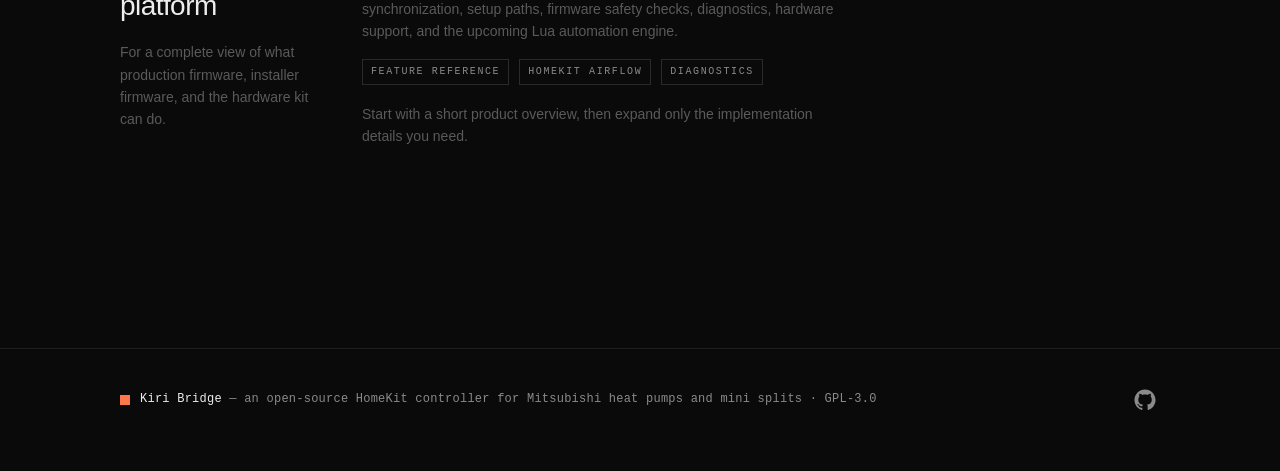
<file: site/wiki.html>
<!doctype html>
<html lang="en">
<head>
<meta charset="utf-8">
<meta name="viewport" content="width=device-width,initial-scale=1,viewport-fit=cover">
<title>Wiki — Kiri Bridge</title>
<meta name="description" content="Kiri Bridge setup, recovery, and USB firmware update guides for Mitsubishi CN105 HomeKit controllers.">
<link rel="canonical" href="https://kiri.dkt.moe/wiki.html">
<meta property="og:type" content="website">
<meta property="og:site_name" content="Kiri Bridge">
<meta property="og:title" content="Kiri Bridge Wiki">
<meta property="og:description" content="Setup, recovery, and USB firmware update guides for Kiri Bridge.">
<meta property="og:url" content="https://kiri.dkt.moe/wiki.html">
<link rel="stylesheet" href="kiri.css">
</head>
<body>

<nav class="nav">
  <div class="nav-inner">
    <a class="brand" href="index.html">
      <span class="brand-mark" aria-hidden="true"></span>
      Kiri Bridge<span class="brand-page">wiki</span>
    </a>
    <div class="nav-links">
      <a href="index.html">home</a>
      <a href="features.html">features</a>
      <a href="flash.html">recovery</a>
      <a href="https://github.com/DickyT/kiri-homekit">github</a>
    </div>
  </div>
</nav>

<main>
  <section class="wiki-head">
    <div class="shell">
      <h1>Kiri Bridge <span class="accent">wiki</span>.</h1>
      <p>Pick the situation that matches what you are doing. Each guide is written as a step-by-step checklist, with the expected LED and browser behavior called out along the way.</p>
    </div>
  </section>

  <section class="section">
    <div class="shell wiki-layout">

      <section class="wiki-folder" aria-labelledby="start-here">
        <div>
          <div class="wiki-folder-kicker">01 Start Here</div>
          <h2 id="start-here">New device activation</h2>
          <p>For a Kiri Bridge kit that just arrived and already blinks blue after power-on.</p>
        </div>
        <article class="wiki-guide">
          <div>
            <h3>Activate a new Kiri Bridge</h3>
            <p>Use this if the device is new, the LED is blinking blue, and you want to get it onto WiFi and into HomeKit for the first time.</p>
            <div class="wiki-guide-meta">
              <span class="wiki-chip">new kit</span>
              <span class="wiki-chip">wifi hotspot or bluetooth</span>
              <span class="wiki-chip">2.4 GHz WiFi</span>
            </div>
            <p class="wiki-summary">Choose the recommended one-stop WiFi hotspot setup, or send WiFi over Bluetooth first and install production firmware afterward.</p>
          </div>
          <a class="btn btn-primary wiki-guide-action" href="wiki-new-device.html">Read guide →</a>
        </article>
      </section>

      <section class="wiki-folder" aria-labelledby="recovery">
        <div>
          <div class="wiki-folder-kicker">02 Recovery</div>
          <h2 id="recovery">Fix a broken or stuck install</h2>
          <p>For OTA failures, unreachable web UI, bad configuration, or support-directed recovery.</p>
        </div>
        <article class="wiki-guide">
          <div>
            <h3>Re-flash the installer over USB</h3>
            <p>Use this if the web UI is unreachable, an OTA update failed, the device seems stuck, or support asks you to restore the installer.</p>
            <div class="wiki-guide-meta">
              <span class="wiki-chip">recovery</span>
              <span class="wiki-chip">usb serial</span>
              <span class="wiki-chip">chrome / edge</span>
            </div>
            <p class="wiki-summary">Covers USB connection, board verification, choosing the installer package, flashing, rebooting, and returning to WiFi setup.</p>
          </div>
          <a class="btn btn-primary wiki-guide-action" href="wiki-recovery.html">Read guide →</a>
        </article>
      </section>

      <section class="wiki-folder" aria-labelledby="advanced">
        <div>
          <div class="wiki-folder-kicker">03 Advanced</div>
          <h2 id="advanced">Manual firmware install</h2>
          <p>For users who prefer USB flashing, or when support asks you to avoid OTA for a specific update.</p>
        </div>
        <article class="wiki-guide">
          <div>
            <h3>Update firmware over USB instead of OTA</h3>
            <p>Use this if you prefer USB flashing, or if support tells you to install a specific release over USB instead of OTA.</p>
            <div class="wiki-guide-meta">
              <span class="wiki-chip">manual update</span>
              <span class="wiki-chip">support</span>
              <span class="wiki-chip">no OTA</span>
            </div>
            <p class="wiki-summary">Covers choosing the right <a href="https://github.com/DickyT/kiri-homekit/releases/">release file</a>, flashing it safely, and what to do after flashing either installer or production firmware.</p>
          </div>
          <a class="btn btn-primary wiki-guide-action" href="wiki-usb-update.html">Read guide →</a>
        </article>
      </section>

      <section class="wiki-folder" aria-labelledby="reference">
        <div>
          <div class="wiki-folder-kicker">04 Reference</div>
          <h2 id="reference">Understand the platform</h2>
          <p>For a complete view of what production firmware, installer firmware, and the hardware kit can do.</p>
        </div>
        <article class="wiki-guide">
          <div>
            <h3>Explore Kiri Bridge features</h3>
            <p>Review CN105 controls, Apple Home presentation options, state synchronization, setup paths, firmware safety checks, diagnostics, hardware support, and the upcoming Lua automation engine.</p>
            <div class="wiki-guide-meta">
              <span class="wiki-chip">feature reference</span>
              <span class="wiki-chip">homekit airflow</span>
              <span class="wiki-chip">diagnostics</span>
            </div>
            <p class="wiki-summary">Start with a short product overview, then expand only the implementation details you need.</p>
          </div>
          <a class="btn btn-primary wiki-guide-action" href="features.html">View features →</a>
        </article>
      </section>

    </div>
  </section>
</main>

<footer class="footer">
  <div class="shell footer-row">
    <div class="footer-brand">
      <span class="brand-mark" aria-hidden="true"></span>
      <span><strong>Kiri Bridge</strong> — an open-source HomeKit controller for Mitsubishi heat pumps and mini splits · GPL-3.0</span>
    </div>
    <a class="footer-github" href="https://github.com/DickyT/kiri-homekit" aria-label="Source on GitHub">
      <svg width="22" height="22" viewBox="0 0 24 24" fill="currentColor" aria-hidden="true">
        <path d="M12 .5C5.65.5.5 5.65.5 12c0 5.08 3.29 9.39 7.86 10.91.58.11.79-.25.79-.55 0-.27-.01-1-.02-1.96-3.2.69-3.87-1.54-3.87-1.54-.52-1.33-1.28-1.69-1.28-1.69-1.05-.72.08-.7.08-.7 1.16.08 1.77 1.19 1.77 1.19 1.03 1.76 2.7 1.25 3.36.96.1-.74.4-1.25.73-1.54-2.55-.29-5.24-1.28-5.24-5.69 0-1.26.45-2.29 1.18-3.1-.12-.29-.51-1.46.11-3.04 0 0 .97-.31 3.18 1.18.92-.26 1.91-.39 2.89-.39.98 0 1.97.13 2.89.39 2.21-1.49 3.18-1.18 3.18-1.18.62 1.58.23 2.75.11 3.04.74.81 1.18 1.84 1.18 3.1 0 4.42-2.69 5.39-5.25 5.68.41.36.77 1.05.77 2.13 0 1.54-.01 2.78-.01 3.16 0 .31.21.67.8.55C20.21 21.39 23.5 17.08 23.5 12 23.5 5.65 18.35.5 12 .5z"/>
      </svg>
    </a>
  </div>
</footer>

</body>
</html>
</file>
<file: site/kiri.css>
:root{
  color-scheme:dark;
  --bg:#0a0a0a;
  --bg-soft:#111;
  --ink:#ededed;
  --ink-dim:#8a8a8a;
  --ink-faint:#5a5a5a;
  --line:#1f1f1f;
  --line-strong:#2a2a2a;
  --accent:#ff7849;
  --accent-dim:#a14828;
  --ok:#7cffcb;
  --warn:#ffd38a;
  --bad:#ff7a8a;
  --max:1040px;
  --gutter:28px;
  --sans:-apple-system,BlinkMacSystemFont,"SF Pro Text","Inter","Segoe UI",sans-serif;
  --mono:"SF Mono","JetBrains Mono",ui-monospace,Menlo,Consolas,monospace;
}
*{box-sizing:border-box}
html{scroll-behavior:smooth}
body{
  margin:0;
  min-height:100dvh;
  display:flex;
  flex-direction:column;
  color:var(--ink);
  background:var(--bg);
  font-family:var(--sans);
  font-size:16px;
  line-height:1.6;
  -webkit-font-smoothing:antialiased;
  text-rendering:optimizeLegibility;
}
main{flex:1 0 auto;padding-bottom:88px}
.footer{margin-top:auto}
::selection{background:var(--accent);color:#0a0a0a}
a{color:var(--ink);text-decoration:none;border-bottom:1px solid var(--line-strong)}
a:hover{border-bottom-color:var(--accent);color:var(--accent)}

/* Layout primitives */
.shell{
  width:min(var(--max),calc(100vw - var(--gutter)*2));
  margin:0 auto;
}
.row{display:flex;align-items:center;justify-content:space-between;gap:24px}
.rule{height:1px;background:var(--line);border:0;margin:0}
.section{padding:88px 0}
.section-tight{padding:48px 0}

/* Nav */
.nav{
  position:sticky;
  top:0;
  z-index:40;
  background:rgba(10,10,10,.85);
  backdrop-filter:blur(10px);
  border-bottom:1px solid var(--line);
}
.nav-inner{
  width:min(var(--max),calc(100vw - var(--gutter)*2));
  margin:0 auto;
  min-height:56px;
  display:flex;
  align-items:center;
  justify-content:space-between;
  gap:24px;
}
.brand{
  display:inline-flex;
  align-items:center;
  gap:10px;
  color:var(--ink);
  border:0;
  font-size:16px;
  font-weight:500;
  letter-spacing:-.01em;
}
.brand:hover{color:var(--ink);border:0}
.brand:hover .brand-mark{background:#ff8c63}
.brand-mark{
  display:inline-block;
  width:10px;
  height:10px;
  background:var(--accent);
  transition:background .15s;
}
.brand-page{
  font-family:var(--mono);
  font-size:12px;
  font-weight:400;
  letter-spacing:.04em;
  color:var(--ink-faint);
  margin-left:6px;
}
.brand-page::before{content:"·";margin-right:8px;color:var(--ink-faint)}
.nav-links{display:flex;gap:24px;font-family:var(--mono);font-size:13px}
.nav-links a{color:var(--ink-dim);border:0}
.nav-links a:hover{color:var(--accent);border:0}

/* Status dots in nav (tool pages) */
.dots{display:flex;gap:10px;align-items:center}
.dot{
  display:inline-flex;
  align-items:center;
  gap:6px;
  font-family:var(--mono);
  font-size:11px;
  color:var(--ink-faint);
  letter-spacing:.04em;
  text-transform:uppercase;
}
.dot::before{
  content:"";
  width:7px;
  height:7px;
  border-radius:50%;
  background:var(--ink-faint);
  box-shadow:0 0 0 0 transparent;
}
.dot.idle::before{background:var(--ink-faint)}
.dot.warn::before{background:var(--warn);box-shadow:0 0 8px rgba(255,211,138,.6)}
.dot.ok::before{background:var(--ok);box-shadow:0 0 8px rgba(124,255,203,.55)}
.dot.bad::before{background:var(--bad);box-shadow:0 0 8px rgba(255,122,138,.55)}

/* Typography */
h1,h2,h3{margin:0;color:var(--ink);font-weight:300;letter-spacing:-.02em}
h1{
  font-size:clamp(40px,6.4vw,68px);
  line-height:1.02;
  letter-spacing:-.035em;
  font-weight:300;
}
h1 .accent{color:var(--accent)}
h2{
  font-family:var(--mono);
  font-size:11px;
  font-weight:500;
  letter-spacing:.22em;
  text-transform:uppercase;
  color:var(--ink-dim);
  margin-bottom:28px;
}
h3{
  font-size:20px;
  line-height:1.3;
  font-weight:400;
  letter-spacing:-.01em;
}
p{margin:0;color:var(--ink-dim);max-width:62ch}
.lede{
  font-size:19px;
  line-height:1.55;
  color:var(--ink);
  max-width:54ch;
  margin-top:28px;
  font-weight:300;
}
.lede strong{color:var(--accent);font-weight:400}
.muted{color:var(--ink-dim)}
.mono{font-family:var(--mono);font-size:.92em}

/* Hero */
.hero{
  padding:120px 0 96px;
  border-bottom:1px solid var(--line);
}
.hero-actions{display:flex;gap:18px;align-items:center;margin-top:44px;flex-wrap:wrap}
.hero-aside{
  margin-top:24px;
  font-family:var(--mono);
  font-size:11px;
  letter-spacing:.16em;
  text-transform:uppercase;
  color:var(--ink-faint);
}

/* Product feature overview */
.feature-highlights{
  display:grid;
  grid-template-columns:repeat(2,minmax(0,1fr));
  border-top:1px solid var(--line);
}
.feature-highlight{
  min-height:190px;
  padding:28px 30px 32px 0;
  border-bottom:1px solid var(--line);
}
.feature-highlight:nth-child(odd){padding-right:36px;border-right:1px solid var(--line)}
.feature-highlight:nth-child(even){padding-left:36px}
.feature-highlight-num{
  margin-bottom:28px;
  font-family:var(--mono);
  font-size:11px;
  letter-spacing:.16em;
  color:var(--accent);
}
.feature-highlight h3{font-size:22px;margin-bottom:10px}
.feature-highlight p{font-size:14px;color:var(--ink-dim)}
.feature-highlight-link{margin-top:34px;display:flex;gap:18px;flex-wrap:wrap}

/* Full feature guide */
.feature-hero{
  padding:100px 0 76px;
  border-bottom:1px solid var(--line);
}
.feature-eyebrow,.feature-status{
  margin-bottom:22px;
  font-family:var(--mono);
  font-size:11px;
  letter-spacing:.2em;
  text-transform:uppercase;
  color:var(--accent);
}
.feature-jump{
  display:flex;
  flex-wrap:wrap;
  gap:10px 24px;
  margin-top:48px;
  padding-top:22px;
  border-top:1px solid var(--line);
  font-family:var(--mono);
  font-size:11px;
  letter-spacing:.12em;
  text-transform:uppercase;
}
.feature-jump a{color:var(--ink-dim);border:0}
.feature-jump a:hover{color:var(--accent);border:0}
.feature-section{
  scroll-margin-top:76px;
  padding:76px 0;
  border-bottom:1px solid var(--line);
}
.feature-layout{
  display:grid;
  grid-template-columns:290px minmax(0,1fr);
  gap:72px;
  align-items:start;
}
.feature-intro{
  position:sticky;
  top:90px;
}
.feature-number{
  margin-bottom:18px;
  font-family:var(--mono);
  font-size:12px;
  letter-spacing:.12em;
  color:var(--accent);
}
.feature-intro h2{
  margin:0 0 18px;
  color:var(--ink);
  font-family:var(--sans);
  font-size:30px;
  font-weight:300;
  letter-spacing:-.025em;
  text-transform:none;
}
.feature-intro p{font-size:15px;color:var(--ink-dim)}
.feature-list{border-top:1px solid var(--line)}
.feature-detail{border-bottom:1px solid var(--line)}
.feature-detail summary{
  position:relative;
  display:grid;
  grid-template-columns:minmax(0,1fr) auto;
  gap:18px;
  align-items:baseline;
  padding:24px 34px 24px 0;
  cursor:pointer;
  list-style:none;
}
.feature-detail summary::-webkit-details-marker{display:none}
.feature-detail summary::after{
  content:"+";
  position:absolute;
  right:0;
  top:23px;
  color:var(--accent);
  font:16px/1 var(--mono);
}
.feature-detail[open] summary::after{content:"−"}
.feature-detail summary:hover span{color:var(--accent)}
.feature-detail summary span{
  color:var(--ink);
  font-size:17px;
  font-weight:400;
  transition:color .15s;
}
.feature-detail summary small{
  color:var(--ink-faint);
  font-family:var(--mono);
  font-size:10px;
  font-weight:400;
  letter-spacing:.1em;
  text-align:right;
  text-transform:uppercase;
}
.feature-detail-body{
  display:grid;
  gap:14px;
  padding:0 42px 26px 0;
}
.feature-detail-body p{font-size:14px;color:var(--ink-dim);max-width:66ch}
.feature-detail-body strong{color:var(--ink);font-weight:500}
.feature-specs{border-top:1px solid var(--line)}
.feature-specs>div{
  display:grid;
  grid-template-columns:150px minmax(0,1fr);
  gap:24px;
  padding:20px 0;
  border-bottom:1px solid var(--line);
  align-items:baseline;
}
.feature-specs span{
  color:var(--ink-faint);
  font-family:var(--mono);
  font-size:10px;
  letter-spacing:.14em;
  text-transform:uppercase;
}
.feature-specs strong{color:var(--ink);font-size:15px;font-weight:400}
.feature-coming{
  background:linear-gradient(90deg,rgba(255,120,73,.055),transparent 48%);
}
.feature-coming .feature-status{margin:0 0 10px}
.feature-cta{padding:72px 0 0}
.feature-cta h2{
  margin:0 0 8px;
  color:var(--ink);
  font-family:var(--sans);
  font-size:28px;
  font-weight:300;
  letter-spacing:-.02em;
  text-transform:none;
}
.feature-cta .hero-actions{margin-top:0;justify-content:flex-end}

/* Wiki / guide index */
.wiki-head{
  padding:86px 0 48px;
  border-bottom:1px solid var(--line);
}
.wiki-head h1{font-size:clamp(36px,5.4vw,58px)}
.wiki-head p{margin-top:22px;font-size:18px;max-width:58ch}
.wiki-layout{display:grid;gap:72px}
.wiki-folder{
  display:grid;
  grid-template-columns:200px 1fr;
  gap:42px;
  padding-top:42px;
  border-top:1px solid var(--line);
}
.wiki-folder:first-child{border-top:0;padding-top:0}
.wiki-folder-kicker{
  font-family:var(--mono);
  font-size:11px;
  letter-spacing:.22em;
  text-transform:uppercase;
  color:var(--accent);
  margin-bottom:12px;
}
.wiki-folder h2{
  font-family:var(--sans);
  font-size:28px;
  font-weight:300;
  letter-spacing:-.02em;
  text-transform:none;
  color:var(--ink);
  margin:0;
}
.wiki-folder p{font-size:14px;color:var(--ink-faint);margin-top:12px}
.wiki-guides{display:grid;gap:22px}
.wiki-guide{
  display:grid;
  grid-template-columns:1fr auto;
  gap:24px;
  padding:24px 0;
  border-top:1px solid var(--line);
}
.wiki-guide:first-child{border-top:0;padding-top:0}
.wiki-guide h3{font-size:22px;margin-bottom:8px}
.wiki-guide-meta{
  display:flex;
  flex-wrap:wrap;
  gap:10px;
  margin:16px 0 18px;
}
.wiki-chip{
  font-family:var(--mono);
  font-size:10px;
  letter-spacing:.16em;
  text-transform:uppercase;
  color:var(--ink-dim);
  border:1px solid var(--line-strong);
  padding:4px 8px;
}
.wiki-guide ol{
  margin:0;
  padding-left:20px;
  color:var(--ink-dim);
  font-size:15px;
}
.wiki-guide li{padding:5px 0}
.wiki-summary{
  margin-top:14px;
  color:var(--ink-dim);
  font-size:15px;
}
.wiki-guide-action{
  align-self:start;
  min-width:180px;
  justify-content:center;
}
.guide-head{
  padding:72px 0 42px;
  border-bottom:1px solid var(--line);
}
.guide-back{
  display:inline-flex;
  margin-bottom:28px;
  font-family:var(--mono);
  font-size:12px;
  letter-spacing:.08em;
  color:var(--ink-dim);
  border:0;
}
.guide-back:hover{border:0;color:var(--accent)}
.guide-head h1{font-size:clamp(34px,5vw,56px)}
.guide-head p{margin-top:20px;font-size:18px;max-width:64ch}
.guide-meta{
  display:flex;
  flex-wrap:wrap;
  gap:10px;
  margin-top:26px;
}
.guide-layout{
  display:grid;
  grid-template-columns:minmax(0,1fr) 250px;
  gap:56px;
  align-items:start;
}
.guide-body{display:grid;gap:58px}
.guide-section{
  padding-top:34px;
  border-top:1px solid var(--line);
}
.guide-section:first-child{padding-top:0;border-top:0}
.guide-section h2{
  color:var(--accent);
  margin-bottom:18px;
}
.guide-section h3{margin:24px 0 8px}
.guide-section p{font-size:15px;color:var(--ink-dim)}
.guide-section ol,.guide-section ul{
  margin:14px 0 0;
  padding-left:22px;
  color:var(--ink-dim);
  font-size:15px;
}
.guide-section li{padding:6px 0}
.guide-section li strong{color:var(--ink);font-weight:500}
.guide-callout{
  margin-top:20px;
  padding:16px 18px;
  border-left:2px solid var(--accent);
  background:rgba(255,120,73,.06);
  color:var(--ink-dim);
  font-size:14px;
}
.guide-callout strong{color:var(--ink);font-weight:500}
.guide-side{
  position:sticky;
  top:88px;
  border-top:1px solid var(--line);
  padding-top:20px;
}
.guide-side h2{
  margin-bottom:16px;
  color:var(--ink-dim);
}
.guide-side a{
  display:block;
  padding:10px 0;
  border:0;
  color:var(--ink-dim);
  font-family:var(--mono);
  font-size:12px;
}
.guide-side a:hover{color:var(--accent);border:0}
.guide-next{
  display:flex;
  gap:14px;
  flex-wrap:wrap;
  margin-top:28px;
}

/* Buttons */
.btn{
  display:inline-flex;
  align-items:center;
  gap:8px;
  padding:14px 22px;
  font-family:var(--mono);
  font-size:13px;
  font-weight:500;
  letter-spacing:.04em;
  text-transform:uppercase;
  color:var(--ink);
  background:transparent;
  border:1px solid var(--line-strong);
  border-radius:0;
  cursor:pointer;
  transition:border-color .15s,color .15s,background .15s;
}
.btn:hover{border-color:var(--accent);color:var(--accent)}
.btn:disabled{opacity:.4;cursor:not-allowed}
.btn:disabled:hover{border-color:var(--line-strong);color:var(--ink)}
.btn-primary{
  background:var(--accent);
  border-color:var(--accent);
  color:#0a0a0a;
}
.btn-primary:hover{background:#ff8c63;border-color:#ff8c63;color:#0a0a0a}
.btn-text{
  border:0;
  padding:14px 0;
  color:var(--ink-dim);
}
.btn-text:hover{color:var(--accent);border:0}
.btn-text .arrow{font-family:var(--mono);font-size:14px}

/* Comparison table */
.compare{
  display:grid;
  grid-template-columns:1fr 1fr;
  border-top:1px solid var(--line);
  border-bottom:1px solid var(--line);
}
.compare-col{padding:36px 32px}
.compare-col + .compare-col{border-left:1px solid var(--line)}
.compare-col.them{background:transparent;color:var(--ink-faint)}
.compare-col.them .compare-head{color:var(--ink-dim)}
.compare-col.them .compare-row{color:var(--ink-faint)}
.compare-col.us .compare-head{color:var(--accent)}
.compare-col.us .compare-row{color:var(--ink)}
.compare-head{
  font-family:var(--mono);
  font-size:11px;
  letter-spacing:.22em;
  text-transform:uppercase;
  margin-bottom:24px;
}
.compare-row{
  padding:14px 0;
  border-top:1px solid var(--line);
  font-size:15px;
  line-height:1.45;
  display:flex;
  align-items:baseline;
  gap:10px;
}
.compare-row:first-of-type{border-top:0}
.compare-row .mark{
  font-family:var(--mono);
  font-size:11px;
  color:var(--ink-faint);
  width:14px;
  flex-shrink:0;
}
.compare-col.us .compare-row .mark{color:var(--accent)}

/* Numbered steps */
.steps{display:grid;gap:0}
.step-row{
  display:grid;
  grid-template-columns:64px 1fr;
  gap:24px;
  padding:24px 0;
  border-top:1px solid var(--line);
  align-items:baseline;
}
.step-row:first-child{border-top:0}
.step-num{
  font-family:var(--mono);
  font-size:13px;
  color:var(--accent);
  letter-spacing:.04em;
}
.step-body h3{margin-bottom:6px}
.step-body p{font-size:15px;color:var(--ink-dim)}

/* Spec list (what's in the box) */
.spec{display:grid;gap:0}
.spec-row{
  display:grid;
  grid-template-columns:120px 1fr;
  gap:24px;
  padding:18px 0;
  border-top:1px solid var(--line);
  align-items:baseline;
}
.spec-row:first-child{border-top:0}
.spec-key{
  font-family:var(--mono);
  font-size:11px;
  letter-spacing:.18em;
  text-transform:uppercase;
  color:var(--ink-dim);
}
.spec-val{font-size:15px;color:var(--ink)}
.spec-val .mono{color:var(--ink-dim)}

/* Price block (in kit section) */
.price-block{
  margin-top:48px;
  padding-top:32px;
  border-top:1px solid var(--line);
  display:flex;
  align-items:center;
  justify-content:space-between;
  gap:24px;
  flex-wrap:wrap;
}
.price-line{display:flex;align-items:baseline;gap:14px;flex-wrap:wrap}
.price{
  font-size:48px;
  font-weight:300;
  letter-spacing:-.03em;
  color:var(--ink);
  line-height:1;
}
.price-meta{
  font-family:var(--mono);
  font-size:12px;
  letter-spacing:.04em;
  color:var(--ink-dim);
}

/* Footer */
.footer{
  border-top:1px solid var(--line);
  padding:36px 0 56px;
  font-family:var(--mono);
  font-size:12px;
  color:var(--ink-faint);
  letter-spacing:.04em;
}
.footer-row{display:flex;justify-content:space-between;gap:24px;flex-wrap:wrap;align-items:center}
.footer-brand{
  display:inline-flex;
  align-items:center;
  gap:10px;
  color:var(--ink-dim);
  text-transform:none;
  letter-spacing:.02em;
}
.footer-brand strong{color:var(--ink);font-weight:500}
.footer-github{
  color:var(--ink-dim);
  border:0;
  display:inline-flex;
  align-items:center;
  padding:4px;
  flex-shrink:0;
  transition:color .15s;
}
.footer-github:hover{color:var(--accent);border:0}
.footer a{color:var(--ink-dim);border:0}
.footer a:hover{color:var(--accent);border:0}
.footer-links{display:flex;gap:18px}

/* Tool pages: page heading */
.tool-head{padding:64px 0 40px;border-bottom:1px solid var(--line)}
.tool-head h1{font-size:clamp(32px,4.5vw,44px);font-weight:300}
.tool-head p{margin-top:16px;color:var(--ink-dim);max-width:60ch}
.tool-meta{
  display:flex;
  gap:18px;
  flex-wrap:wrap;
  margin-top:24px;
  font-family:var(--mono);
  font-size:12px;
  color:var(--ink-faint);
  letter-spacing:.04em;
  text-transform:uppercase;
}
.tool-meta span{padding:6px 0}
.tool-meta strong{color:var(--ink-dim);font-weight:500;margin-right:6px}

.tool-recommend{
  border-bottom:1px solid var(--line);
  background:linear-gradient(90deg,rgba(255,120,73,.12),rgba(255,120,73,.03) 48%,transparent);
}
.tool-recommend-inner{
  display:flex;
  align-items:center;
  justify-content:space-between;
  gap:28px;
  padding:24px 0;
}
.tool-recommend-kicker{
  margin-bottom:8px;
  font-family:var(--mono);
  font-size:11px;
  letter-spacing:.16em;
  text-transform:uppercase;
  color:var(--accent);
}
.tool-recommend h2{
  font-size:22px;
  font-weight:400;
  letter-spacing:-.01em;
}
.tool-recommend p{
  max-width:62ch;
  margin-top:8px;
  color:var(--ink-dim);
  font-size:14px;
}
.tool-recommend-actions{
  display:flex;
  gap:12px;
  flex-wrap:wrap;
  flex-shrink:0;
}

/* Tool status row (under tool-head) — three live dots */
.tool-status{
  display:flex;
  flex-wrap:wrap;
  gap:28px;
  padding:18px 0;
  border-bottom:1px solid var(--line);
  font-family:var(--mono);
  font-size:11px;
  letter-spacing:.12em;
  text-transform:uppercase;
  color:var(--ink-dim);
}
.tool-status .stat{
  display:inline-flex;
  align-items:center;
  gap:8px;
  color:var(--ink-dim);
}
.tool-status .stat::before{
  content:"";
  display:inline-block;
  width:7px;
  height:7px;
  border-radius:50%;
  background:var(--ink-faint);
  flex-shrink:0;
}
/* Dot color reacts to the live status span inside the stat */
.tool-status .stat:has(.ok)::before{background:var(--ok);box-shadow:0 0 8px rgba(124,255,203,.55)}
.tool-status .stat:has(.warn)::before{background:var(--warn);box-shadow:0 0 8px rgba(255,211,138,.6)}
.tool-status .stat:has(.bad)::before{background:var(--bad);box-shadow:0 0 8px rgba(255,122,138,.55)}

/* Tool steps */
.tool-step{
  padding:36px 0;
  border-top:1px solid var(--line);
  display:grid;
  grid-template-columns:64px 1fr;
  gap:24px;
}
.tool-step:first-of-type{border-top:0}
.tool-step.is-hidden{display:none}
.tool-step-num{
  font-family:var(--mono);
  font-size:13px;
  color:var(--accent);
  letter-spacing:.04em;
}
.tool-step h2{
  font-family:var(--sans);
  font-size:20px;
  font-weight:400;
  text-transform:none;
  letter-spacing:-.01em;
  color:var(--ink);
  margin-bottom:8px;
}
.tool-step .hint{font-size:14px;color:var(--ink-dim);margin-bottom:24px;max-width:60ch}
.tool-actions{display:flex;flex-wrap:wrap;gap:12px;margin-top:24px}

/* Form fields */
.field{display:block;margin-bottom:16px}
.field-label{
  display:block;
  margin-bottom:8px;
  font-family:var(--mono);
  font-size:11px;
  letter-spacing:.16em;
  text-transform:uppercase;
  color:var(--ink-dim);
}
.field-grid{display:grid;grid-template-columns:1fr 1fr;gap:18px;margin-bottom:8px}
input[type=text],input[type=password],input[type=file]{
  width:100%;
  padding:12px 14px;
  color:var(--ink);
  background:#070707;
  border:1px solid var(--line-strong);
  border-radius:0;
  font:inherit;
  font-size:14px;
  outline:none;
  transition:border-color .15s;
}
input[type=text]:focus,input[type=password]:focus,input[type=file]:focus{
  border-color:var(--accent);
}
input[type=file]{cursor:pointer;font-family:var(--mono);font-size:13px}
.firmware-drop-zone{margin-top:16px;padding:20px;border:1px dashed var(--line-strong)}
.firmware-drop-zone.dragging{border-color:var(--accent);background:#ff784910}
.firmware-drop-zone[aria-disabled=true]{opacity:.65}
.file-input-hidden{
  position:absolute;
  width:1px;
  height:1px;
  opacity:0;
  pointer-events:none;
}
.confirm-row{
  display:flex;
  align-items:flex-start;
  gap:12px;
  margin:24px 0 8px;
  color:var(--ink-dim);
  font-size:14px;
  line-height:1.5;
}
.confirm-row input[type=checkbox]{
  width:16px;height:16px;margin-top:3px;
  accent-color:var(--accent);
  flex-shrink:0;
}

/* Inline status word colors (script sets className on free-floating spans) */
.ok{color:var(--ok)}
.warn{color:var(--warn)}
.bad{color:var(--bad)}

/* Data tables (verified device, package manifest, wifi list) */
.data-table{
  width:100%;
  border-collapse:collapse;
  margin-top:18px;
  font-family:var(--mono);
  font-size:12px;
}
.data-table th,.data-table td{
  padding:10px 0;
  border-top:1px solid var(--line);
  text-align:left;
  vertical-align:top;
}
.data-table tr:first-child th,.data-table tr:first-child td{border-top:0}
.data-table th{
  color:var(--ink-faint);
  font-weight:400;
  letter-spacing:.12em;
  text-transform:uppercase;
  width:40%;
}
.data-table td{color:var(--ink);padding-left:18px}
.data-table .wifi-row td{padding:10px 8px}
.data-table .ok-text{color:var(--ok)}
.data-table .warn-text{color:var(--warn)}
.data-table .bad-text{color:var(--bad)}

/* Progress bar */
.progress{
  margin-top:24px;
  display:none;
}
.progress.active{display:block}
.progress-meta{
  display:flex;
  justify-content:space-between;
  font-family:var(--mono);
  font-size:11px;
  letter-spacing:.12em;
  text-transform:uppercase;
  color:var(--ink-dim);
  margin-bottom:10px;
}
.progress-track{
  height:2px;
  background:var(--line-strong);
  overflow:hidden;
}
.progress-fill{
  height:100%;
  width:0%;
  background:var(--accent);
  transition:width .18s ease;
}
.progress-detail{
  margin-top:10px;
  font-family:var(--mono);
  font-size:12px;
  color:var(--ink-faint);
}

/* Notice / inline status */
.notice{
  margin-top:18px;
  padding:14px 16px;
  border-left:2px solid var(--warn);
  background:rgba(255,211,138,.05);
  color:var(--warn);
  font-size:14px;
  line-height:1.5;
}

/* Public Lua automation editor */
.automation-main{padding-bottom:64px}
.automation-head{
  padding:72px 0 46px;
  display:grid;
  grid-template-columns:minmax(0,1.35fr) minmax(280px,.65fr);
  align-items:end;
  gap:64px;
}
.automation-head p{font-size:17px;color:var(--ink-dim)}
.automation-head strong{color:var(--ink);font-weight:400}
.automation-workspace{border-top:1px solid var(--line)}
.automation-toolbar{
  min-height:66px;
  display:flex;
  align-items:center;
  gap:16px;
  border-bottom:1px solid var(--line);
}
.automation-toolbar label,.automation-editor-meta,.automation-reference-head{
  font-family:var(--mono);
  font-size:11px;
  letter-spacing:.14em;
  text-transform:uppercase;
  color:var(--ink-faint);
}
.automation-toolbar select{
  min-width:240px;
  padding:9px 32px 9px 10px;
  color:var(--ink);
  background:#080808;
  border:1px solid var(--line-strong);
  border-radius:0;
  font:12px var(--mono);
}
.automation-actions{margin-left:auto;display:flex;gap:8px}
.automation-actions .btn{padding:10px 14px;font-size:11px}
.automation-editor-layout{
  display:grid;
  grid-template-columns:minmax(0,1fr) 310px;
  min-height:680px;
  border-bottom:1px solid var(--line);
}
.automation-editor-pane{min-width:0;border-right:1px solid var(--line)}
.automation-editor-meta{
  height:42px;
  padding:0 14px;
  display:flex;
  align-items:center;
  justify-content:space-between;
  border-bottom:1px solid var(--line);
}
#editor,#editor-fallback{width:100%;height:580px}
#editor-fallback{
  margin:0;
  padding:18px;
  resize:none;
  color:#ddd;
  background:#090909;
  border:0;
  outline:0;
  font:13px/1.6 var(--mono);
}
.automation-result{
  min-height:54px;
  padding:14px 16px;
  border-top:1px solid var(--line);
  font:12px/1.5 var(--mono);
  color:var(--ink-dim);
}
.automation-result.ok{color:var(--ok)}
.automation-result.warn{color:var(--warn)}
.automation-result.bad{color:var(--bad)}
.automation-reference{padding:20px 0 0 24px;overflow:auto}
.automation-reference-head{display:flex;justify-content:space-between;padding-bottom:16px}
.automation-reference-head span{color:var(--accent)}
.automation-reference details{border-top:1px solid var(--line);padding:13px 0}
.automation-reference summary{cursor:pointer;list-style:none;color:var(--ink);font-size:13px}
.automation-reference summary::-webkit-details-marker{display:none}
.automation-reference summary::after{content:"+";float:right;color:var(--accent);font-family:var(--mono)}
.automation-reference details[open] summary::after{content:"-"}
.automation-reference code{display:block;margin-top:8px;color:#c9c9c9;font:11px/1.5 var(--mono);white-space:normal;overflow-wrap:anywhere}
.automation-reference p{margin-top:8px;font-size:12px}
.automation-safety{margin-top:18px;padding-top:16px;border-top:1px solid var(--line);display:grid;gap:5px;font:11px/1.5 var(--mono);color:var(--ink-faint)}
.automation-safety strong{color:var(--accent);font-weight:400;text-transform:uppercase;letter-spacing:.12em}
.automation-credits{font:10px var(--mono);color:var(--ink-faint)}

/* Collapsible log */
details.log{
  margin-top:48px;
  border-top:1px solid var(--line);
  padding-top:24px;
}
details.log summary{
  cursor:pointer;
  list-style:none;
  font-family:var(--mono);
  font-size:11px;
  letter-spacing:.22em;
  text-transform:uppercase;
  color:var(--ink-dim);
  display:flex;
  align-items:center;
  gap:10px;
}
details.log summary::-webkit-details-marker{display:none}
details.log summary::before{
  content:"▸";
  font-size:11px;
  color:var(--ink-faint);
  transition:transform .15s;
  display:inline-block;
}
details.log[open] summary::before{transform:rotate(90deg)}
details.log summary:hover{color:var(--accent)}
details.log pre{
  margin-top:18px;
  max-height:340px;
  overflow:auto;
  white-space:pre-wrap;
  color:#cfd8e3;
  background:#040404;
  border:1px solid var(--line);
  padding:16px;
  font:12px/1.55 var(--mono);
}

/* Modals */
.modal{display:none;position:fixed;inset:0;z-index:60}
.modal.open{display:block}
.modal-backdrop{
  position:absolute;
  inset:0;
  background:rgba(0,0,0,.78);
  backdrop-filter:blur(6px);
}
.modal-panel{
  position:relative;
  width:min(520px,calc(100vw - 32px));
  margin:14vh auto 0;
  background:var(--bg-soft);
  border:1px solid var(--line-strong);
  padding:32px;
}
.modal-panel h2{
  font-family:var(--sans);
  font-size:22px;
  font-weight:400;
  text-transform:none;
  letter-spacing:-.01em;
  color:var(--ink);
  margin-bottom:12px;
}
.modal-panel p{font-size:15px;color:var(--ink-dim)}
.modal-actions{display:flex;gap:12px;margin-top:24px;flex-wrap:wrap}
.modal-guide{
  margin-top:18px;
  padding:16px;
  border-left:2px solid var(--accent);
  background:rgba(255,120,73,.05);
  color:var(--ink-dim);
  font-size:14px;
  line-height:1.55;
}
.modal-guide strong{color:var(--ink);font-weight:500}
.modal-guide ol{margin:10px 0 0 18px;padding:0}

/* Step visibility helper (tool pages) */
.step-hidden{display:none!important}

/* Responsive */
@media (max-width:760px){
  .hero{padding:72px 0 64px}
  .section{padding:64px 0}
  .compare{grid-template-columns:1fr}
  .compare-col + .compare-col{border-left:0;border-top:1px solid var(--line)}
  .field-grid{grid-template-columns:1fr}
  .nav-links{gap:16px}
  .nav-links a{font-size:12px}
  .brand-page{display:none}
  .tool-recommend-inner{align-items:flex-start;flex-direction:column}
  .tool-recommend-actions{width:100%}
  .tool-recommend-actions .btn{justify-content:center;width:100%}
  .step-row,.tool-step{grid-template-columns:48px 1fr;gap:16px}
  .wiki-head{padding:64px 0 40px}
  .wiki-layout{gap:56px}
  .wiki-folder{grid-template-columns:1fr;gap:24px}
  .wiki-guide{grid-template-columns:1fr}
  .wiki-guide-action{min-width:0;justify-self:start}
  .guide-layout{grid-template-columns:1fr;gap:36px}
  .guide-side{position:static;top:auto}
  .spec-row{grid-template-columns:90px 1fr;gap:16px}
  .hero-actions{gap:12px}
  .btn{padding:12px 18px;font-size:12px}
  .footer-row{flex-direction:column;gap:12px}
  .price-block{flex-direction:column;align-items:flex-start;gap:20px}
  .price{font-size:40px}
  .nav-links a[href^="https://github.com"]{display:none}
  .feature-highlights{grid-template-columns:1fr}
  .feature-highlight,.feature-highlight:nth-child(odd),.feature-highlight:nth-child(even){
    min-height:0;
    padding:24px 0 28px;
    border-right:0;
  }
  .feature-highlight-num{margin-bottom:16px}
  .feature-hero{padding:70px 0 54px}
  .feature-jump{gap:10px 18px;margin-top:36px}
  .feature-section{padding:56px 0}
  .feature-layout{grid-template-columns:1fr;gap:34px}
  .feature-intro{position:static}
  .feature-intro h2{font-size:26px}
  .feature-detail summary{grid-template-columns:1fr;gap:5px;padding:20px 30px 20px 0}
  .feature-detail summary::after{top:21px}
  .feature-detail summary small{text-align:left}
  .feature-detail-body{padding:0 24px 22px 0}
  .feature-specs>div{grid-template-columns:1fr;gap:5px}
  .feature-cta{padding-top:56px}
  .feature-cta .row{align-items:flex-start;flex-direction:column}
  .feature-cta .hero-actions{justify-content:flex-start}
  main{padding-bottom:56px}
  .automation-head{grid-template-columns:1fr;gap:26px;padding:54px 0 36px}
  .automation-toolbar{padding:14px 0;align-items:stretch;flex-direction:column}
  .automation-toolbar select{width:100%}
  .automation-actions{margin-left:0;display:grid;grid-template-columns:1fr 1fr}
  .automation-actions .btn:last-child{grid-column:1/-1}
  .automation-editor-layout{grid-template-columns:1fr;min-height:0}
  .automation-editor-pane{border-right:0}
  #editor,#editor-fallback{height:500px}
  .automation-reference{padding:30px 0 0;border-top:1px solid var(--line)}
  .automation-credits{display:none}
}
</file>
